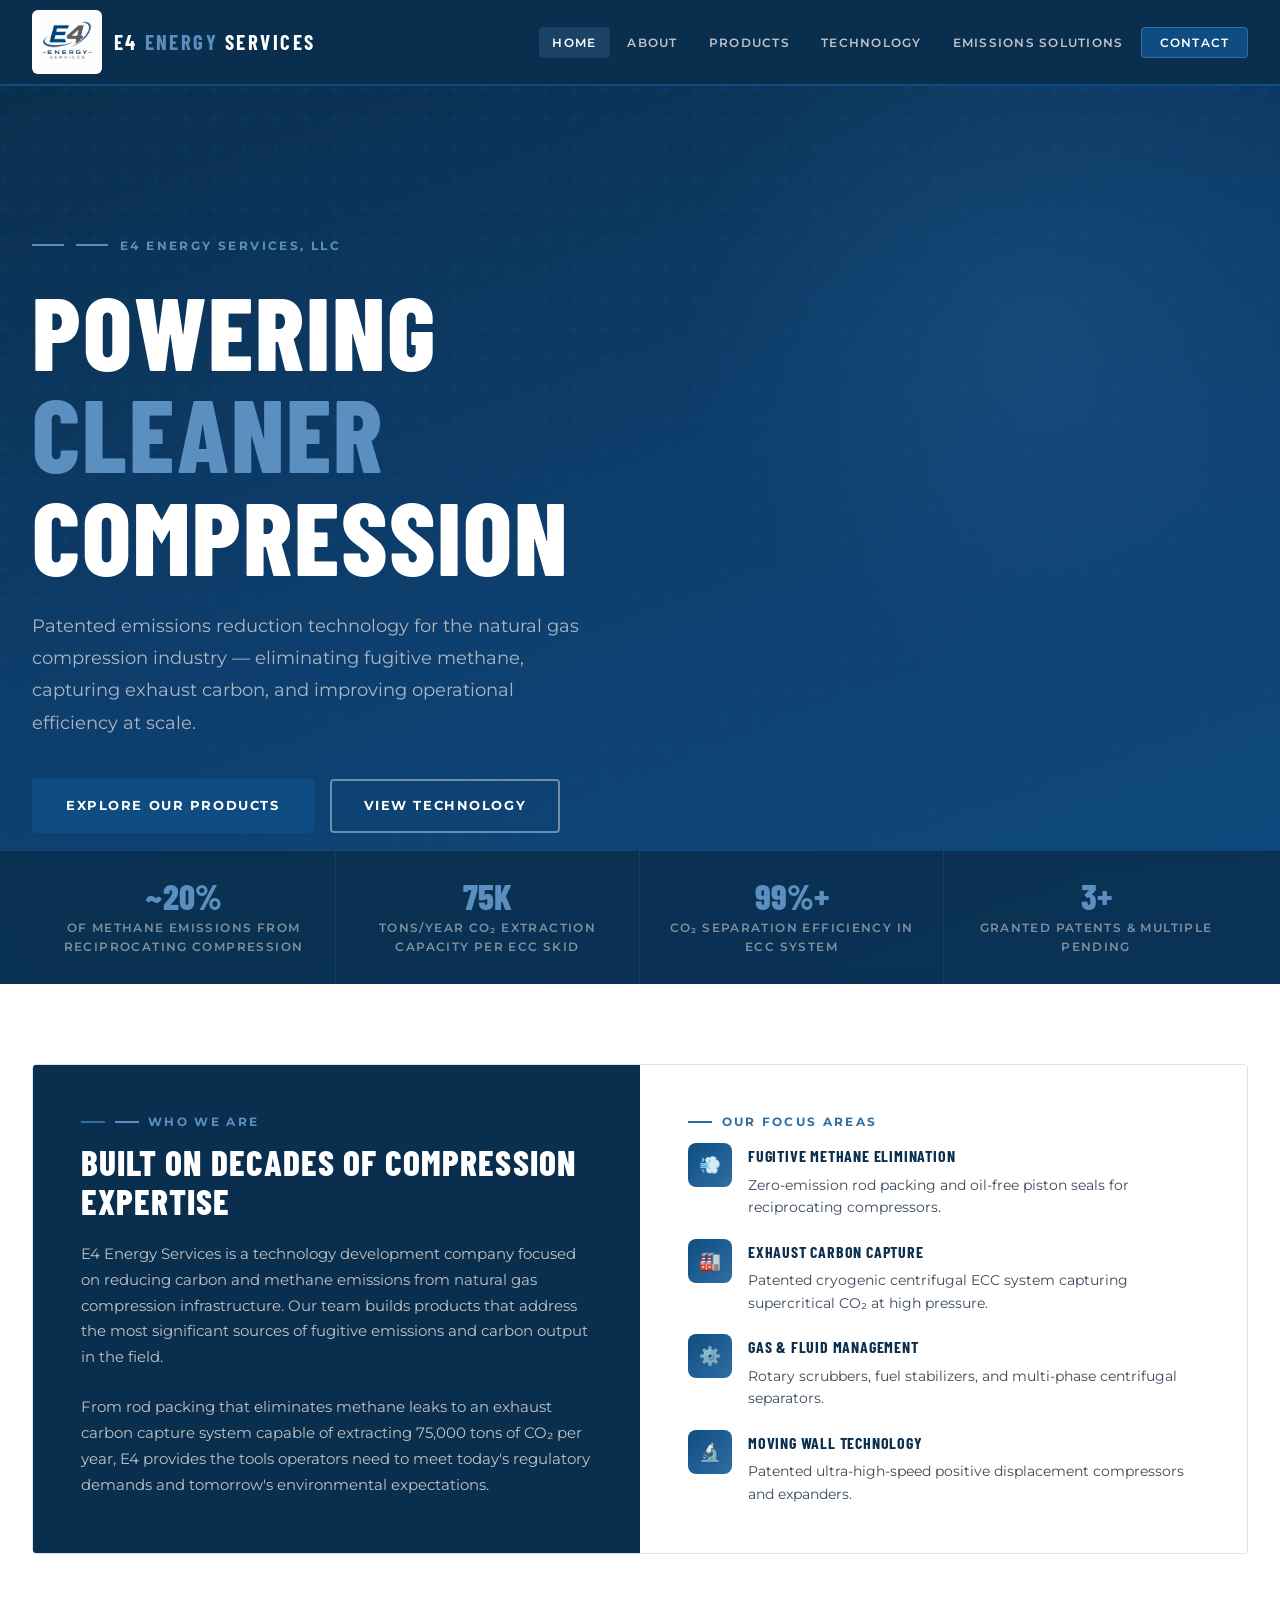
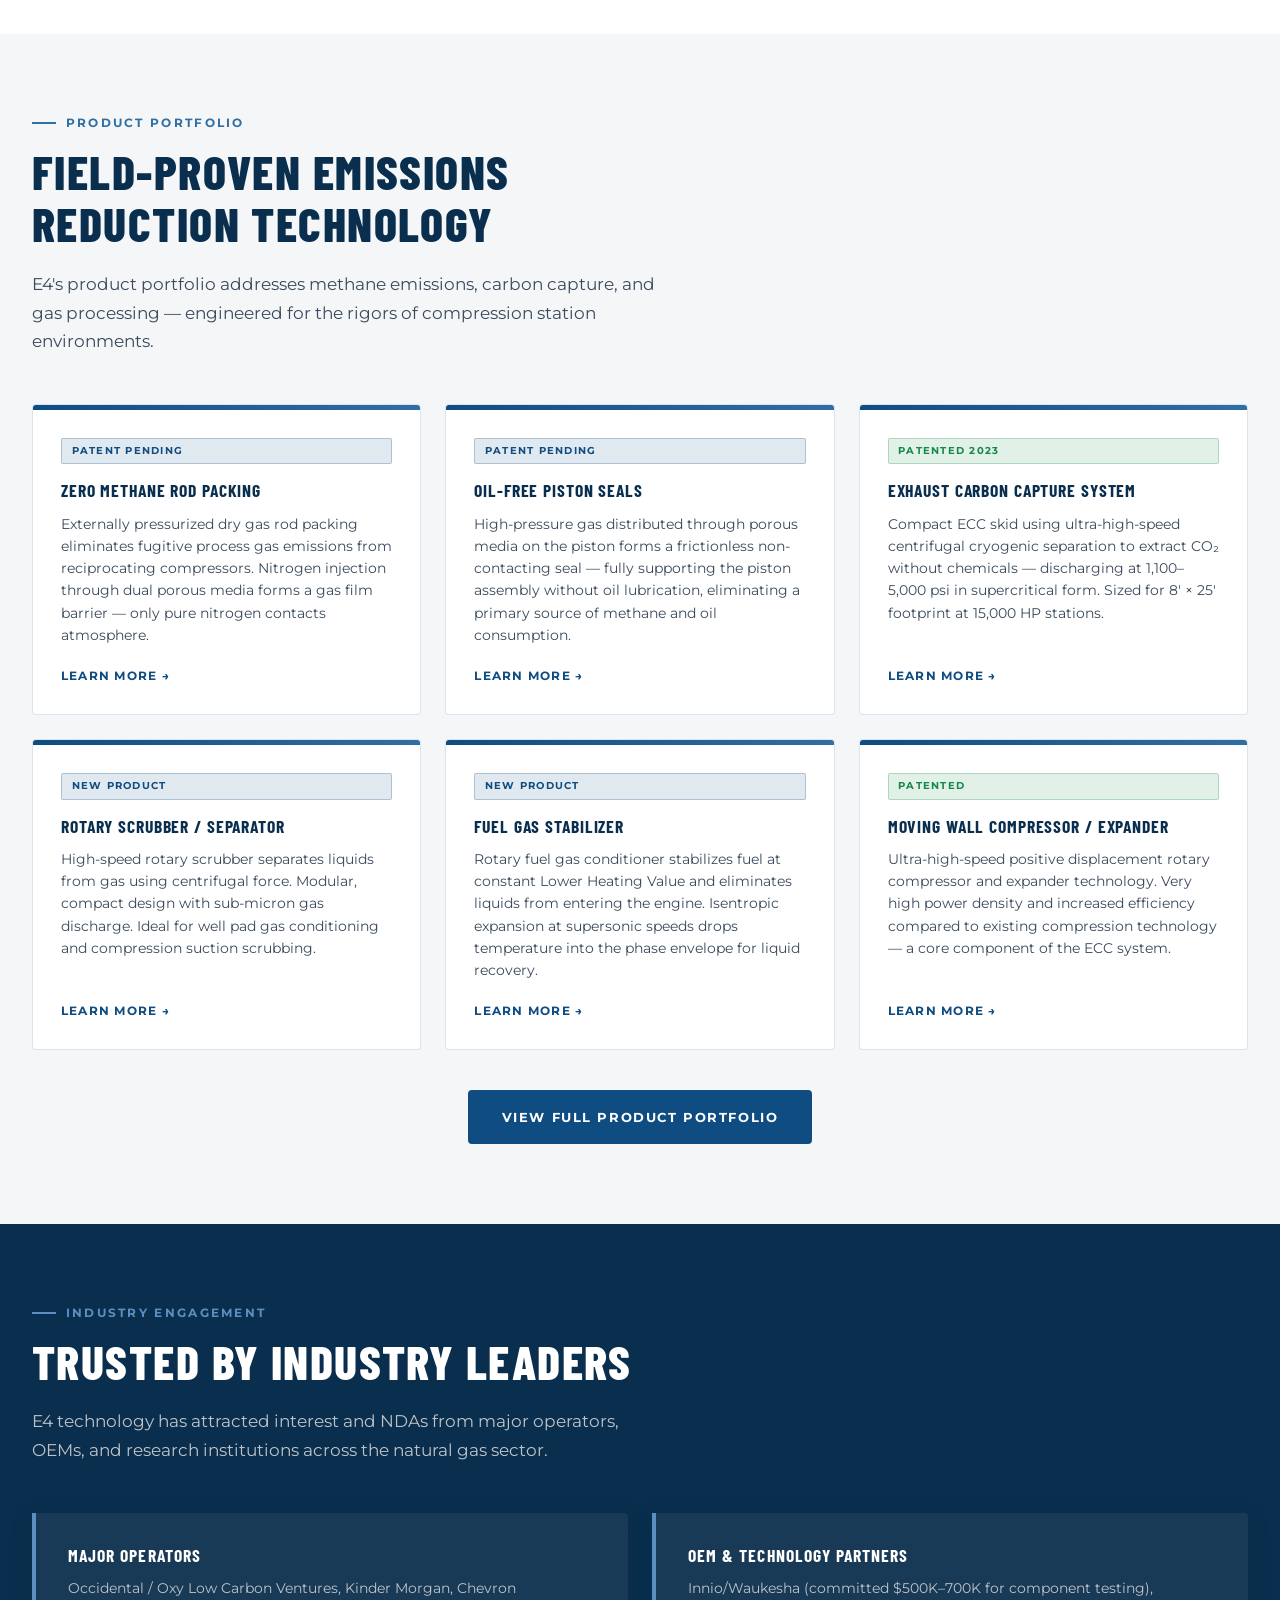
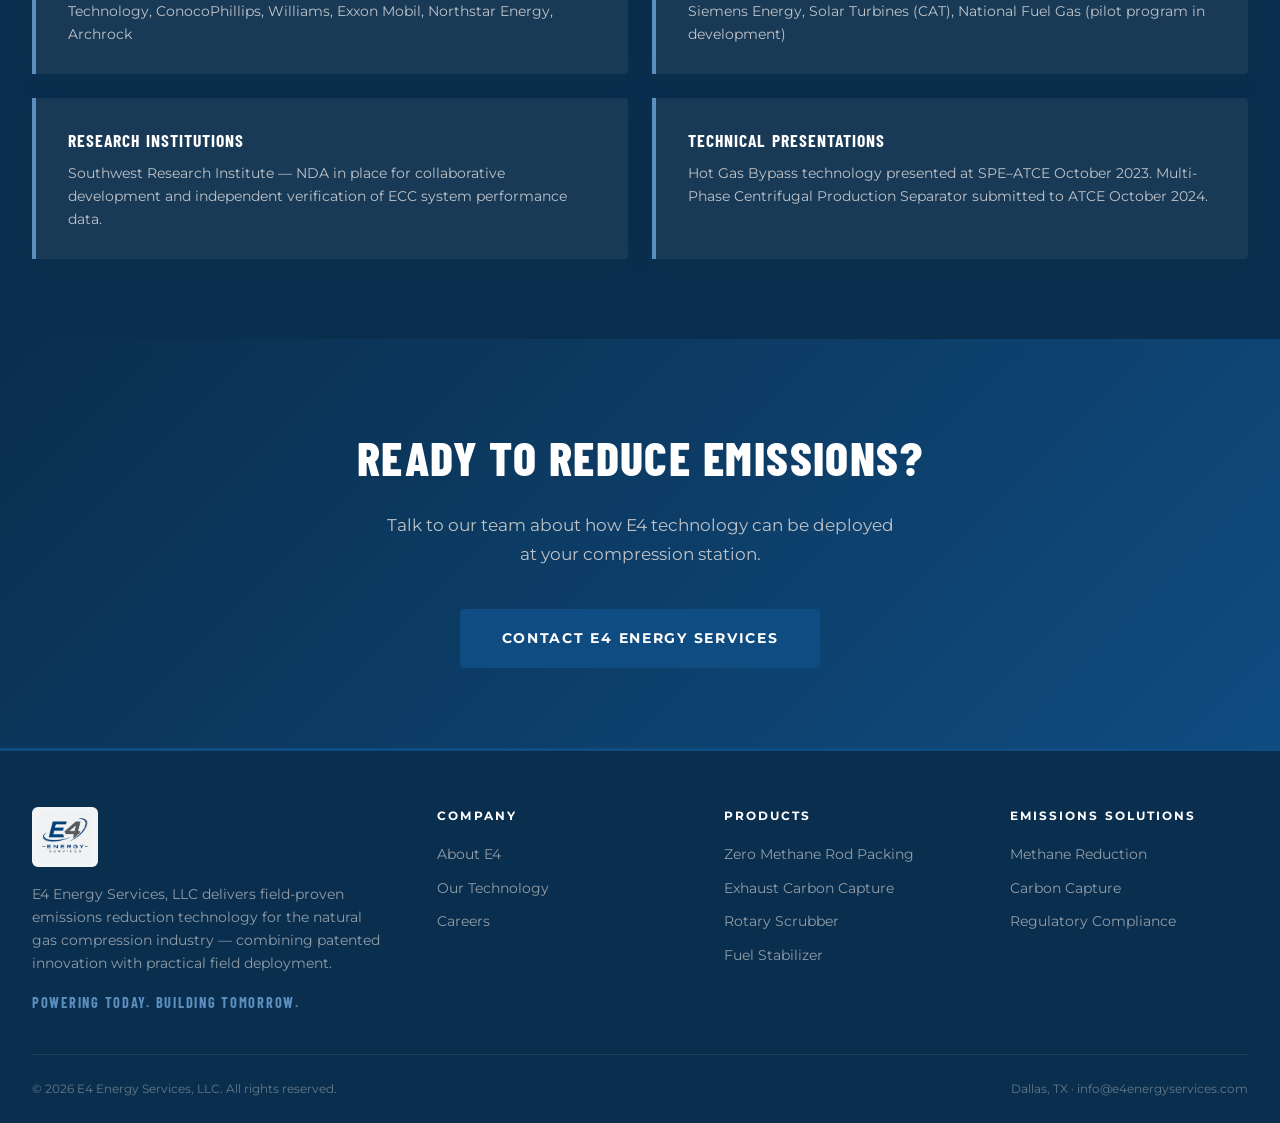
<file: index.html>
<!DOCTYPE html>
<html lang="en">
<head>
  <meta charset="UTF-8">
  <meta name="viewport" content="width=device-width, initial-scale=1.0">
  <title>E4 Energy Services, LLC — Powering Today. Building Tomorrow.</title>
  <meta name="description" content="E4 Energy Services delivers patented emissions reduction technology for the natural gas compression industry. Zero methane, carbon capture, rotary separation.">
  <link rel="stylesheet" href="style.css">
  <style>
    /* ---- HOME-SPECIFIC ---- */
    .hero-home {
      min-height: 100vh;
      background: linear-gradient(160deg, var(--dark-navy) 0%, #0d3d6b 45%, #0f4c81 100%);
      position: relative;
      overflow: hidden;
    }

    .hero-home::before {
      content: '';
      position: absolute;
      inset: 0;
      background: url("data:image/svg+xml,%3Csvg width='60' height='60' viewBox='0 0 60 60' xmlns='http://www.w3.org/2000/svg'%3E%3Cg fill='none' fill-rule='evenodd'%3E%3Cg fill='%230F4C81' fill-opacity='0.2'%3E%3Cpath d='M36 34v-4h-2v4h-4v2h4v4h2v-4h4v-2h-4zm0-30V0h-2v4h-4v2h4v4h2V6h4V4h-4zM6 34v-4H4v4H0v2h4v4h2v-4h4v-2H6zM6 4V0H4v4H0v2h4v4h2V6h4V4H6z'/%3E%3C/g%3E%3C/g%3E%3C/svg%3E");
    }

    .hero-home::after {
      content: '';
      position: absolute;
      right: -100px;
      top: -100px;
      width: 700px; height: 700px;
      background: radial-gradient(circle, rgba(47,111,163,0.25) 0%, transparent 70%);
      pointer-events: none;
    }

    .hero-home-inner {
      position: relative;
      z-index: 2;
      max-width: 1280px;
      margin: 0 auto;
      padding: 0 2rem;
      min-height: 100vh;
      display: flex;
      flex-direction: column;
      justify-content: center;
    }

    .hero-home h1 {
      font-family: var(--font-head);
      font-size: clamp(3.2rem, 8vw, 6.5rem);
      font-weight: 800;
      letter-spacing: 0.02em;
      color: var(--white);
      line-height: 1.0;
      text-transform: uppercase;
      margin-bottom: 1.5rem;
      animation: fadeUp 0.8s ease both;
    }

    .hero-home h1 .line-accent { color: var(--light-blue); }

    .hero-home .hero-desc {
      font-size: 1.15rem;
      color: rgba(191,195,199,0.9);
      max-width: 560px;
      line-height: 1.75;
      margin-bottom: 2.5rem;
      animation: fadeUp 0.8s 0.15s ease both;
    }

    .hero-btns {
      animation: fadeUp 0.8s 0.3s ease both;
    }

    .hero-stats {
      position: absolute;
      bottom: 0; left: 0; right: 0;
      background: rgba(10,46,77,0.85);
      backdrop-filter: blur(8px);
      border-top: 1px solid rgba(91,143,192,0.2);
    }

    .hero-stats-inner {
      max-width: 1280px;
      margin: 0 auto;
      padding: 0 2rem;
      display: grid;
      grid-template-columns: repeat(4, 1fr);
    }

    .hero-stat {
      padding: 1.75rem 1.5rem;
      border-right: 1px solid rgba(91,143,192,0.15);
      text-align: center;
    }
    .hero-stat:last-child { border-right: none; }

    .hero-stat-num {
      font-family: var(--font-head);
      font-size: 2.2rem;
      font-weight: 800;
      color: var(--light-blue);
      line-height: 1;
      margin-bottom: 0.3rem;
    }

    .hero-stat-label {
      font-size: 0.72rem;
      font-weight: 600;
      letter-spacing: 0.12em;
      text-transform: uppercase;
      color: rgba(191,195,199,0.65);
    }

    @keyframes fadeUp {
      from { opacity: 0; transform: translateY(24px); }
      to   { opacity: 1; transform: translateY(0); }
    }

    /* ---- INTRO ---- */
    .intro-grid {
      display: grid;
      grid-template-columns: 1fr 1fr;
      gap: 0;
      border: 1px solid var(--border);
      border-radius: var(--radius);
      overflow: hidden;
    }

    .intro-left {
      background: var(--dark-navy);
      color: var(--white);
      padding: 3rem;
    }
    .intro-right {
      background: var(--white);
      padding: 3rem;
    }

    /* ---- PRODUCT TEASERS ---- */
    .product-teaser-grid {
      display: grid;
      grid-template-columns: repeat(3, 1fr);
      gap: 1.5rem;
    }

    .product-teaser {
      background: var(--white);
      border: 1px solid var(--border);
      border-radius: var(--radius);
      overflow: hidden;
      transition: box-shadow var(--transition), transform var(--transition);
      display: flex;
      flex-direction: column;
    }

    .product-teaser:hover {
      box-shadow: var(--shadow-lg);
      transform: translateY(-4px);
    }

    .product-teaser-bar {
      height: 5px;
      background: linear-gradient(90deg, var(--navy), var(--mid-blue));
    }

    .product-teaser-body {
      padding: 1.75rem;
      flex: 1;
      display: flex;
      flex-direction: column;
    }

    .product-teaser h3 {
      font-family: var(--font-head);
      font-size: 1.1rem;
      font-weight: 700;
      letter-spacing: 0.05em;
      text-transform: uppercase;
      color: var(--dark-navy);
      margin-bottom: 0.5rem;
    }

    .product-teaser p {
      font-size: 0.87rem;
      color: var(--text-mid);
      line-height: 1.6;
      flex: 1;
    }

    .product-teaser-link {
      display: inline-flex;
      align-items: center;
      gap: 0.3rem;
      font-size: 0.78rem;
      font-weight: 700;
      letter-spacing: 0.1em;
      text-transform: uppercase;
      color: var(--navy);
      margin-top: 1.25rem;
      transition: gap var(--transition);
    }
    .product-teaser-link:hover { gap: 0.6rem; }

    /* ---- MARKET SECTION ---- */
    .market-cards {
      display: grid;
      grid-template-columns: repeat(2, 1fr);
      gap: 1.5rem;
    }

    .market-card {
      background: var(--white);
      border-left: 4px solid var(--navy);
      padding: 1.75rem 2rem;
      border-radius: 0 var(--radius) var(--radius) 0;
      box-shadow: var(--shadow);
    }

    .market-card h3 {
      font-family: var(--font-head);
      font-size: 1.1rem;
      font-weight: 700;
      letter-spacing: 0.06em;
      text-transform: uppercase;
      color: var(--dark-navy);
      margin-bottom: 0.5rem;
    }

    /* ---- CTA BANNER ---- */
    .cta-banner {
      background: linear-gradient(135deg, var(--dark-navy) 0%, var(--navy) 100%);
      padding: 5rem 2rem;
      text-align: center;
    }

    .cta-banner h2 {
      font-family: var(--font-head);
      font-size: clamp(2rem, 4vw, 3rem);
      font-weight: 800;
      letter-spacing: 0.03em;
      text-transform: uppercase;
      color: var(--white);
      margin-bottom: 1rem;
    }

    .cta-banner p {
      color: var(--light-gray);
      font-size: 1.05rem;
      max-width: 520px;
      margin: 0 auto 2.5rem;
      line-height: 1.7;
    }

    @media (max-width: 768px) {
      .hero-stats-inner { grid-template-columns: repeat(2, 1fr); }
      .product-teaser-grid { grid-template-columns: 1fr; }
      .market-cards { grid-template-columns: 1fr; }
      .intro-grid { grid-template-columns: 1fr; }
      .hero-home h1 { font-size: 3rem; }
    }
  </style>
</head>
<body>

<div id="nav-placeholder"></div>

<div class="page-content">

  <!-- HERO -->
  <section class="hero-home">
    <div class="hero-home-inner">
      <div class="hero-eyebrow" style="color: var(--light-blue); margin-bottom: 1.5rem; animation: fadeUp 0.6s ease both;">
        <span style="display:block;width:32px;height:2px;background:var(--light-blue);"></span>
        E4 Energy Services, LLC
      </div>
      <h1>
        Powering<br>
        <span class="line-accent">Cleaner</span><br>
        Compression
      </h1>
      <p class="hero-desc">
        Patented emissions reduction technology for the natural gas compression industry — eliminating fugitive methane, capturing exhaust carbon, and improving operational efficiency at scale.
      </p>
      <div class="btn-group hero-btns">
        <a href="products.html" class="btn btn-primary">Explore Our Products</a>
        <a href="technology.html" class="btn btn-outline">View Technology</a>
      </div>
    </div>
    <div class="hero-stats">
      <div class="hero-stats-inner">
        <div class="hero-stat">
          <div class="hero-stat-num">~20%</div>
          <div class="hero-stat-label">of methane emissions from reciprocating compression</div>
        </div>
        <div class="hero-stat">
          <div class="hero-stat-num">75K</div>
          <div class="hero-stat-label">Tons/Year CO₂ extraction capacity per ECC skid</div>
        </div>
        <div class="hero-stat">
          <div class="hero-stat-num">99%+</div>
          <div class="hero-stat-label">CO₂ separation efficiency in ECC system</div>
        </div>
        <div class="hero-stat">
          <div class="hero-stat-num">3+</div>
          <div class="hero-stat-label">Granted patents & multiple pending</div>
        </div>
      </div>
    </div>
  </section>

  <!-- INTRO -->
  <section class="section">
    <div class="section-inner">
      <div class="intro-grid">
        <div class="intro-left">
          <div class="section-label" style="color:var(--light-blue);">
            <span style="display:block;width:24px;height:2px;background:var(--light-blue);"></span>
            Who We Are
          </div>
          <h2 style="font-family:var(--font-head);font-size:2.2rem;font-weight:800;letter-spacing:0.03em;text-transform:uppercase;color:var(--white);line-height:1.1;margin-bottom:1.25rem;">
            Built on Decades of Compression Expertise
          </h2>
          <p style="color:var(--light-gray);line-height:1.7;margin-bottom:1.5rem;font-size:0.95rem;">
            E4 Energy Services is a technology development company focused on reducing carbon and methane emissions from natural gas compression infrastructure. Our team builds products that address the most significant sources of fugitive emissions and carbon output in the field.
          </p>
          <p style="color:var(--light-gray);line-height:1.7;font-size:0.95rem;">
            From rod packing that eliminates methane leaks to an exhaust carbon capture system capable of extracting 75,000 tons of CO₂ per year, E4 provides the tools operators need to meet today's regulatory demands and tomorrow's environmental expectations.
          </p>
        </div>
        <div class="intro-right">
          <div class="section-label">Our Focus Areas</div>
          <div style="display:flex;flex-direction:column;gap:1.25rem;margin-top:0.5rem;">
            <div style="display:flex;gap:1rem;align-items:flex-start;">
              <div class="card-icon" style="min-width:44px;height:44px;font-size:1.1rem;">💨</div>
              <div>
                <div style="font-family:var(--font-head);font-weight:700;letter-spacing:0.05em;text-transform:uppercase;color:var(--dark-navy);margin-bottom:0.3rem;">Fugitive Methane Elimination</div>
                <p style="font-size:0.88rem;color:var(--text-mid);line-height:1.6;">Zero-emission rod packing and oil-free piston seals for reciprocating compressors.</p>
              </div>
            </div>
            <div style="display:flex;gap:1rem;align-items:flex-start;">
              <div class="card-icon" style="min-width:44px;height:44px;font-size:1.1rem;">🏭</div>
              <div>
                <div style="font-family:var(--font-head);font-weight:700;letter-spacing:0.05em;text-transform:uppercase;color:var(--dark-navy);margin-bottom:0.3rem;">Exhaust Carbon Capture</div>
                <p style="font-size:0.88rem;color:var(--text-mid);line-height:1.6;">Patented cryogenic centrifugal ECC system capturing supercritical CO₂ at high pressure.</p>
              </div>
            </div>
            <div style="display:flex;gap:1rem;align-items:flex-start;">
              <div class="card-icon" style="min-width:44px;height:44px;font-size:1.1rem;">⚙️</div>
              <div>
                <div style="font-family:var(--font-head);font-weight:700;letter-spacing:0.05em;text-transform:uppercase;color:var(--dark-navy);margin-bottom:0.3rem;">Gas & Fluid Management</div>
                <p style="font-size:0.88rem;color:var(--text-mid);line-height:1.6;">Rotary scrubbers, fuel stabilizers, and multi-phase centrifugal separators.</p>
              </div>
            </div>
            <div style="display:flex;gap:1rem;align-items:flex-start;">
              <div class="card-icon" style="min-width:44px;height:44px;font-size:1.1rem;">🔬</div>
              <div>
                <div style="font-family:var(--font-head);font-weight:700;letter-spacing:0.05em;text-transform:uppercase;color:var(--dark-navy);margin-bottom:0.3rem;">Moving Wall Technology</div>
                <p style="font-size:0.88rem;color:var(--text-mid);line-height:1.6;">Patented ultra-high-speed positive displacement compressors and expanders.</p>
              </div>
            </div>
          </div>
        </div>
      </div>
    </div>
  </section>

  <!-- PRODUCTS OVERVIEW -->
  <section class="section section-alt">
    <div class="section-inner">
      <div class="section-label">Product Portfolio</div>
      <h2 class="section-title">Field-Proven Emissions<br>Reduction Technology</h2>
      <p class="section-subtitle">E4's product portfolio addresses methane emissions, carbon capture, and gas processing — engineered for the rigors of compression station environments.</p>

      <div class="product-teaser-grid">
        <div class="product-teaser">
          <div class="product-teaser-bar"></div>
          <div class="product-teaser-body">
            <span class="card-badge badge-patent">Patent Pending</span>
            <h3>Zero Methane Rod Packing</h3>
            <p>Externally pressurized dry gas rod packing eliminates fugitive process gas emissions from reciprocating compressors. Nitrogen injection through dual porous media forms a gas film barrier — only pure nitrogen contacts atmosphere.</p>
            <a href="products.html#rod-packing" class="product-teaser-link">Learn More →</a>
          </div>
        </div>
        <div class="product-teaser">
          <div class="product-teaser-bar"></div>
          <div class="product-teaser-body">
            <span class="card-badge badge-patent">Patent Pending</span>
            <h3>Oil-Free Piston Seals</h3>
            <p>High-pressure gas distributed through porous media on the piston forms a frictionless non-contacting seal — fully supporting the piston assembly without oil lubrication, eliminating a primary source of methane and oil consumption.</p>
            <a href="products.html#piston-seals" class="product-teaser-link">Learn More →</a>
          </div>
        </div>
        <div class="product-teaser">
          <div class="product-teaser-bar"></div>
          <div class="product-teaser-body">
            <span class="card-badge badge-granted">Patented 2023</span>
            <h3>Exhaust Carbon Capture System</h3>
            <p>Compact ECC skid using ultra-high-speed centrifugal cryogenic separation to extract CO₂ without chemicals — discharging at 1,100–5,000 psi in supercritical form. Sized for 8' × 25' footprint at 15,000 HP stations.</p>
            <a href="emissions.html#ecc" class="product-teaser-link">Learn More →</a>
          </div>
        </div>
        <div class="product-teaser">
          <div class="product-teaser-bar"></div>
          <div class="product-teaser-body">
            <span class="card-badge badge-patent">New Product</span>
            <h3>Rotary Scrubber / Separator</h3>
            <p>High-speed rotary scrubber separates liquids from gas using centrifugal force. Modular, compact design with sub-micron gas discharge. Ideal for well pad gas conditioning and compression suction scrubbing.</p>
            <a href="products.html#rotary" class="product-teaser-link">Learn More →</a>
          </div>
        </div>
        <div class="product-teaser">
          <div class="product-teaser-bar"></div>
          <div class="product-teaser-body">
            <span class="card-badge badge-patent">New Product</span>
            <h3>Fuel Gas Stabilizer</h3>
            <p>Rotary fuel gas conditioner stabilizes fuel at constant Lower Heating Value and eliminates liquids from entering the engine. Isentropic expansion at supersonic speeds drops temperature into the phase envelope for liquid recovery.</p>
            <a href="products.html#fuel" class="product-teaser-link">Learn More →</a>
          </div>
        </div>
        <div class="product-teaser">
          <div class="product-teaser-bar"></div>
          <div class="product-teaser-body">
            <span class="card-badge badge-granted">Patented</span>
            <h3>Moving Wall Compressor / Expander</h3>
            <p>Ultra-high-speed positive displacement rotary compressor and expander technology. Very high power density and increased efficiency compared to existing compression technology — a core component of the ECC system.</p>
            <a href="technology.html#moving-wall" class="product-teaser-link">Learn More →</a>
          </div>
        </div>
      </div>

      <div style="text-align:center;margin-top:2.5rem;">
        <a href="products.html" class="btn btn-primary">View Full Product Portfolio</a>
      </div>
    </div>
  </section>

  <!-- INDUSTRY ENGAGEMENT -->
  <section class="section section-dark">
    <div class="section-inner">
      <div class="section-label">Industry Engagement</div>
      <h2 class="section-title">Trusted by Industry Leaders</h2>
      <p class="section-subtitle">E4 technology has attracted interest and NDAs from major operators, OEMs, and research institutions across the natural gas sector.</p>

      <div class="market-cards">
        <div class="market-card" style="background:rgba(255,255,255,0.06);border-color:var(--mid-blue);border-left-color:var(--light-blue);">
          <h3 style="color:var(--white);">Major Operators</h3>
          <p style="font-size:0.87rem;color:var(--light-gray);line-height:1.65;">Occidental / Oxy Low Carbon Ventures, Kinder Morgan, Chevron Technology, ConocoPhillips, Williams, Exxon Mobil, Northstar Energy, Archrock</p>
        </div>
        <div class="market-card" style="background:rgba(255,255,255,0.06);border-color:var(--mid-blue);border-left-color:var(--light-blue);">
          <h3 style="color:var(--white);">OEM &amp; Technology Partners</h3>
          <p style="font-size:0.87rem;color:var(--light-gray);line-height:1.65;">Innio/Waukesha (committed $500K–700K for component testing), Siemens Energy, Solar Turbines (CAT), National Fuel Gas (pilot program in development)</p>
        </div>
        <div class="market-card" style="background:rgba(255,255,255,0.06);border-color:var(--mid-blue);border-left-color:var(--light-blue);">
          <h3 style="color:var(--white);">Research Institutions</h3>
          <p style="font-size:0.87rem;color:var(--light-gray);line-height:1.65;">Southwest Research Institute — NDA in place for collaborative development and independent verification of ECC system performance data.</p>
        </div>
        <div class="market-card" style="background:rgba(255,255,255,0.06);border-color:var(--mid-blue);border-left-color:var(--light-blue);">
          <h3 style="color:var(--white);">Technical Presentations</h3>
          <p style="font-size:0.87rem;color:var(--light-gray);line-height:1.65;">Hot Gas Bypass technology presented at SPE–ATCE October 2023. Multi-Phase Centrifugal Production Separator submitted to ATCE October 2024.</p>
        </div>
      </div>
    </div>
  </section>

  <!-- CTA BANNER -->
  <div class="cta-banner">
    <h2>Ready to Reduce Emissions?</h2>
    <p>Talk to our team about how E4 technology can be deployed at your compression station.</p>
    <a href="contact.html" class="btn btn-primary" style="font-size:0.9rem;padding:1rem 2.5rem;">Contact E4 Energy Services</a>
  </div>

</div>

<div id="footer-placeholder"></div>
<script src="nav.js"></script>
</body>
</html>
</file>
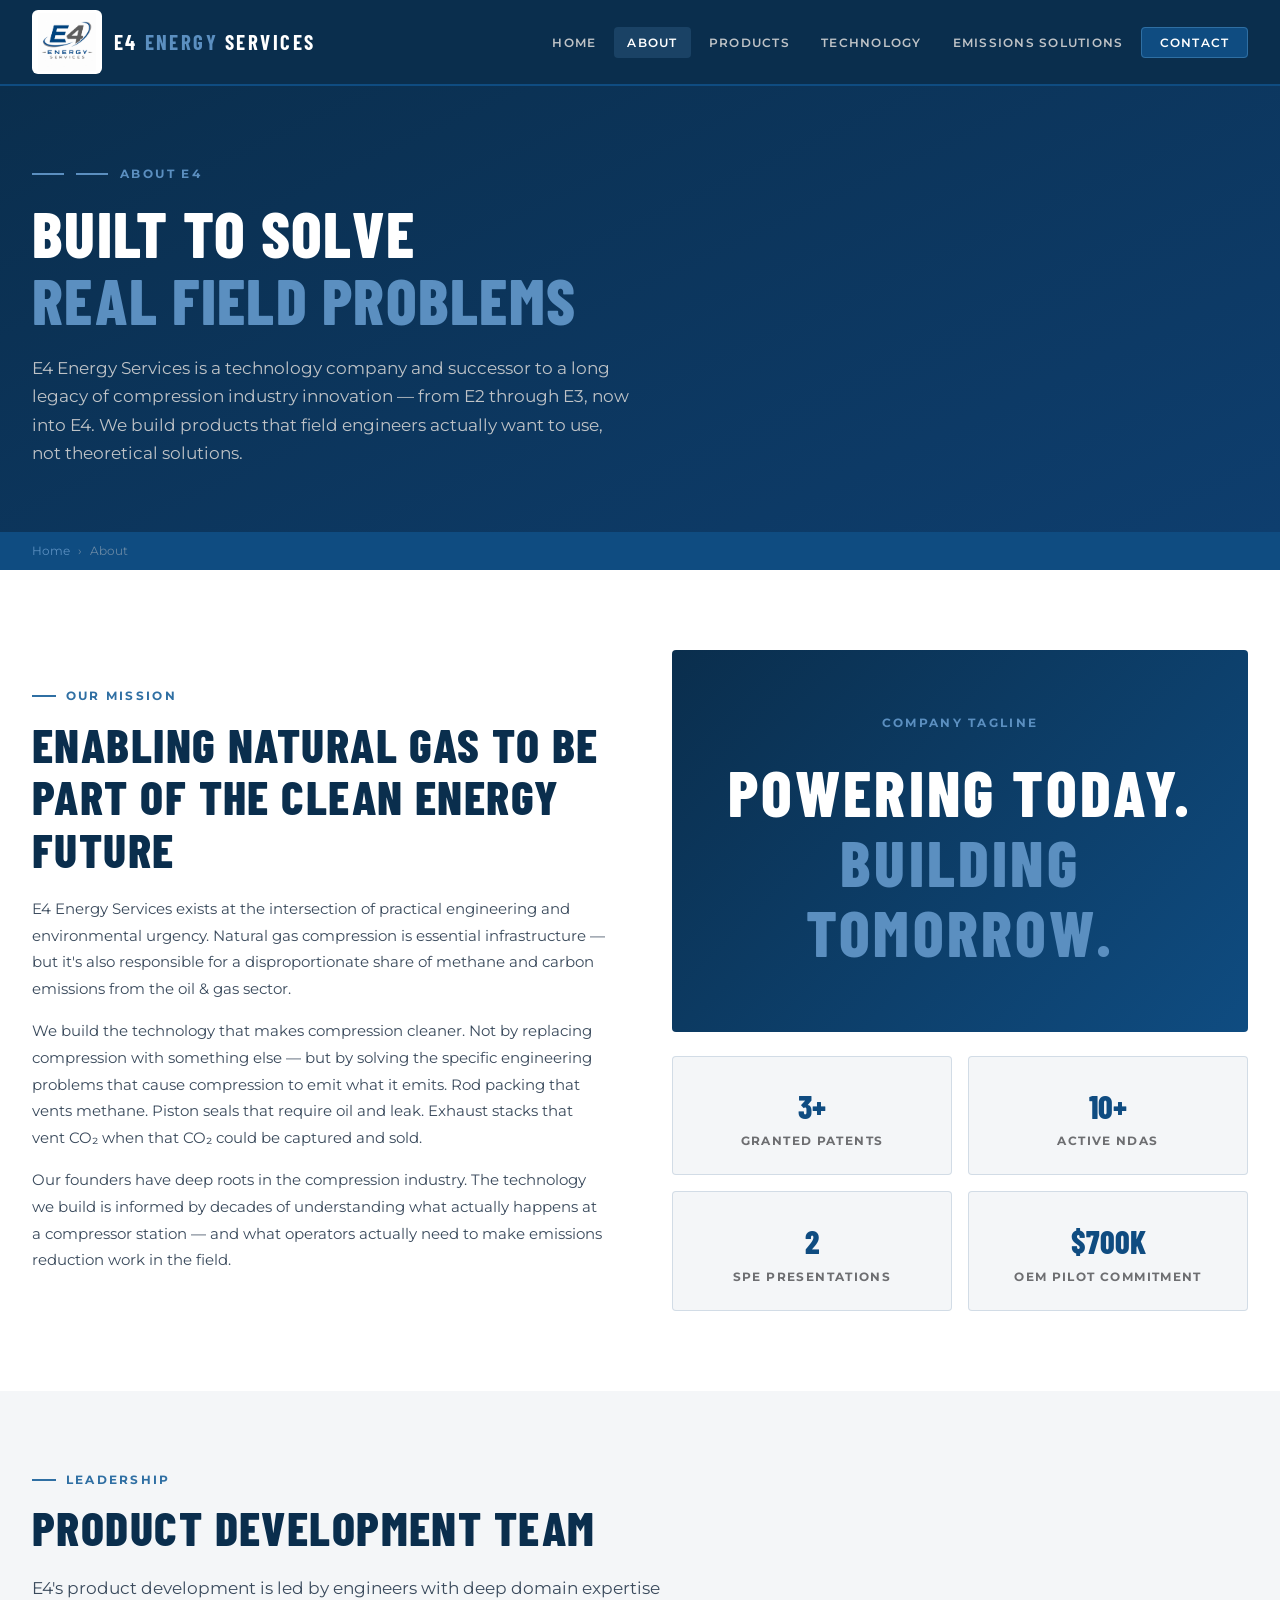
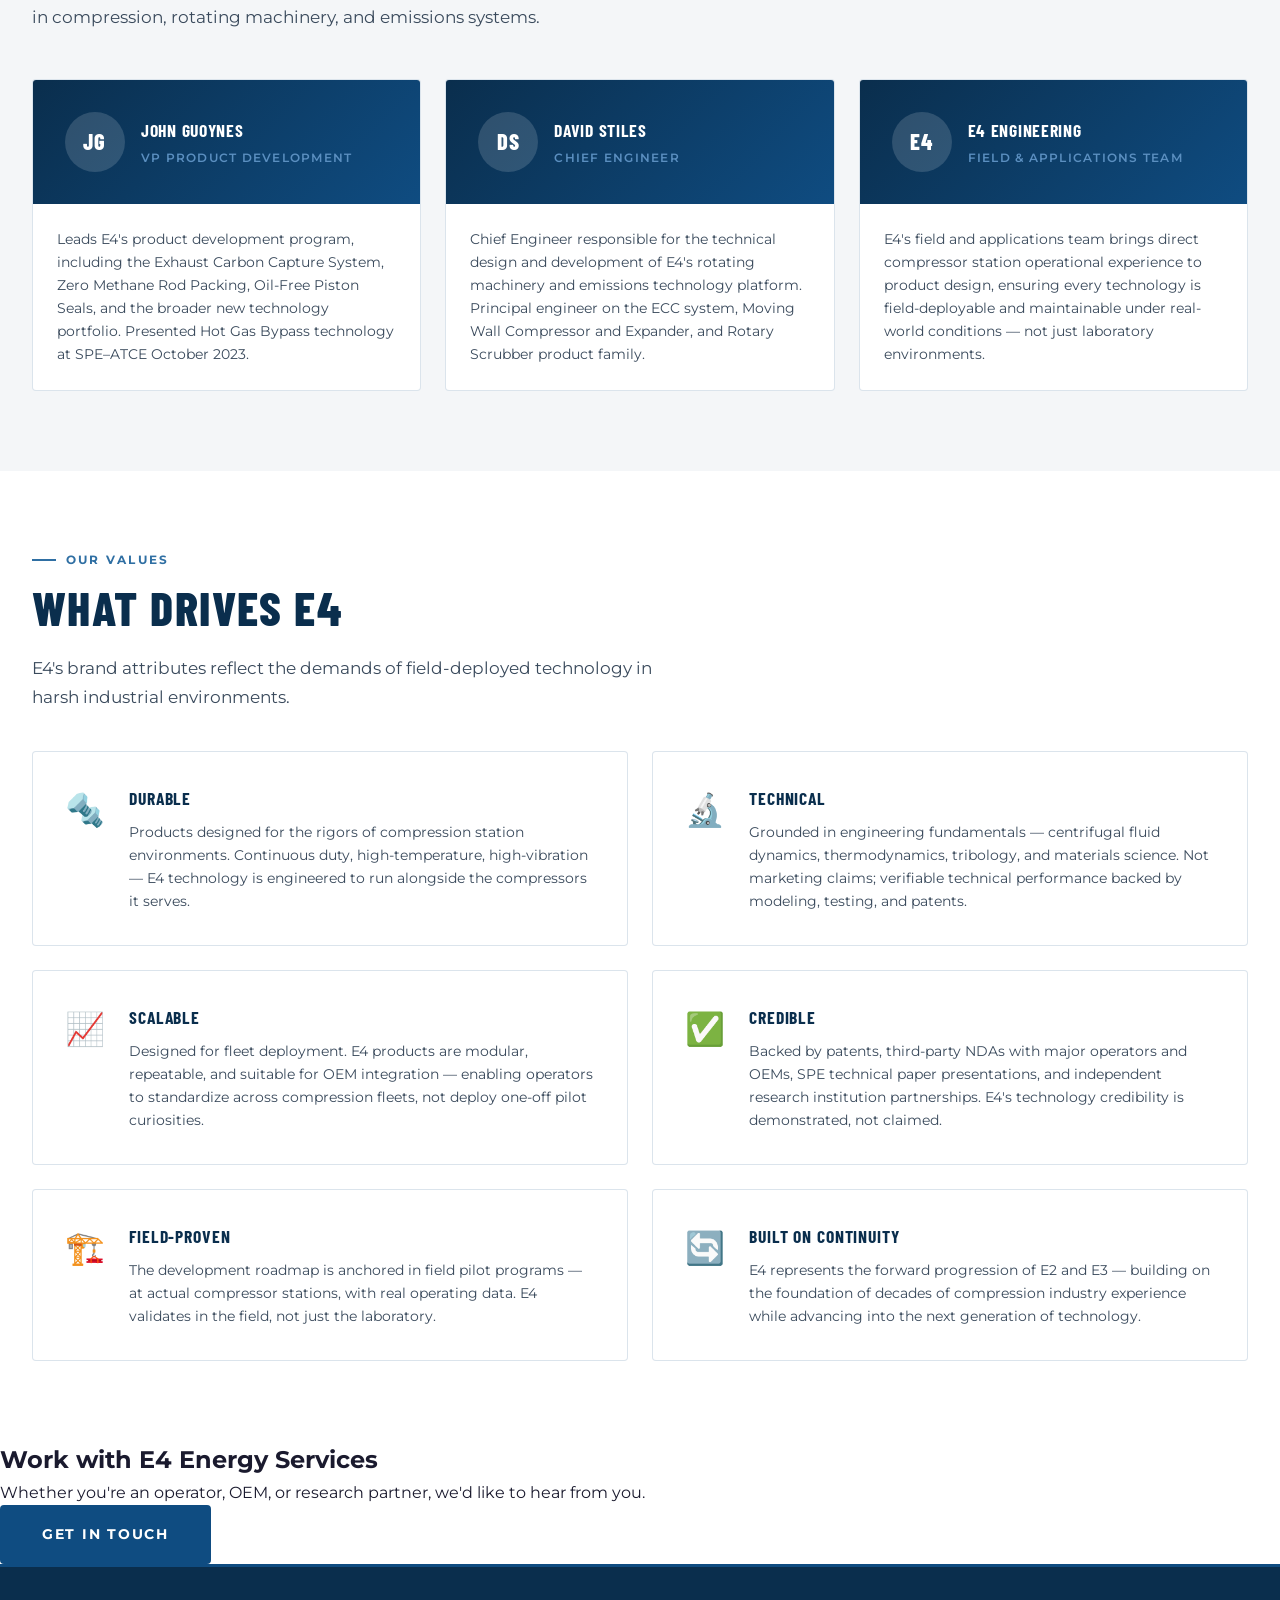
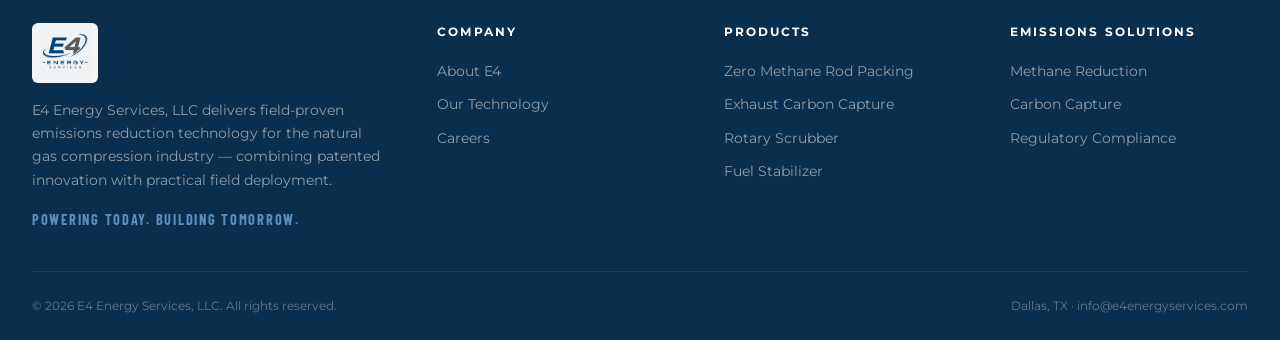
<file: about.html>
<!DOCTYPE html>
<html lang="en">
<head>
  <meta charset="UTF-8">
  <meta name="viewport" content="width=device-width, initial-scale=1.0">
  <title>About — E4 Energy Services, LLC</title>
  <link rel="stylesheet" href="style.css">
  <style>
    .about-hero {
      background: linear-gradient(155deg, var(--dark-navy) 0%, #0e3e6e 100%);
      padding: 5rem 2rem 4rem;
    }

    .team-grid {
      display: grid;
      grid-template-columns: repeat(3, 1fr);
      gap: 1.5rem;
    }

    .team-card {
      background: var(--white);
      border: 1px solid var(--border);
      border-radius: var(--radius);
      overflow: hidden;
      transition: box-shadow var(--transition);
    }
    .team-card:hover { box-shadow: var(--shadow); }

    .team-card-header {
      background: linear-gradient(135deg, var(--dark-navy), var(--navy));
      padding: 2rem;
      display: flex;
      align-items: center;
      gap: 1rem;
    }

    .team-avatar {
      width: 60px; height: 60px;
      background: rgba(255,255,255,0.15);
      border-radius: 50%;
      display: flex;
      align-items: center;
      justify-content: center;
      font-family: var(--font-head);
      font-size: 1.4rem;
      font-weight: 800;
      color: var(--white);
      letter-spacing: 0.05em;
      flex-shrink: 0;
    }

    .team-title-block h3 {
      font-family: var(--font-head);
      font-size: 1.1rem;
      font-weight: 700;
      letter-spacing: 0.04em;
      text-transform: uppercase;
      color: var(--white);
      margin-bottom: 0.25rem;
    }

    .team-role {
      font-size: 0.78rem;
      font-weight: 600;
      letter-spacing: 0.1em;
      text-transform: uppercase;
      color: var(--light-blue);
    }

    .team-card-body {
      padding: 1.5rem;
    }
    .team-card-body p {
      font-size: 0.87rem;
      color: var(--text-mid);
      line-height: 1.65;
    }

    /* Values */
    .values-grid {
      display: grid;
      grid-template-columns: repeat(2, 1fr);
      gap: 1.5rem;
    }

    .value-card {
      padding: 2rem;
      background: var(--white);
      border: 1px solid var(--border);
      border-radius: var(--radius);
      display: flex;
      gap: 1.25rem;
      align-items: flex-start;
    }

    .value-icon {
      font-size: 2rem;
      min-width: 44px;
    }

    .value-card h3 {
      font-family: var(--font-head);
      font-size: 1.1rem;
      font-weight: 700;
      letter-spacing: 0.05em;
      text-transform: uppercase;
      color: var(--dark-navy);
      margin-bottom: 0.5rem;
    }
    .value-card p {
      font-size: 0.88rem;
      color: var(--text-mid);
      line-height: 1.65;
    }

    /* Tagline feature */
    .tagline-feature {
      background: linear-gradient(135deg, var(--dark-navy) 0%, var(--navy) 100%);
      border-radius: var(--radius);
      padding: 4rem 3rem;
      text-align: center;
    }
    .tagline-feature .tline {
      font-family: var(--font-head);
      font-size: clamp(2.5rem, 5vw, 4rem);
      font-weight: 800;
      letter-spacing: 0.05em;
      text-transform: uppercase;
      color: var(--white);
      line-height: 1.1;
    }
    .tagline-feature .tline span { color: var(--light-blue); }

    @media (max-width: 768px) {
      .team-grid { grid-template-columns: 1fr; }
      .values-grid { grid-template-columns: 1fr; }
    }
  </style>
</head>
<body>
<div id="nav-placeholder"></div>
<div class="page-content">

  <section class="about-hero">
    <div class="section-inner">
      <div class="hero-eyebrow" style="color:var(--light-blue);margin-bottom:1rem;">
        <span style="display:block;width:32px;height:2px;background:var(--light-blue);"></span>
        About E4
      </div>
      <h1 style="font-family:var(--font-head);font-size:clamp(2.5rem,5vw,4rem);font-weight:800;text-transform:uppercase;color:var(--white);letter-spacing:0.02em;line-height:1.05;margin-bottom:1.25rem;">
        Built to Solve<br>
        <span style="color:var(--light-blue);">Real Field Problems</span>
      </h1>
      <p style="color:var(--light-gray);font-size:1.05rem;max-width:600px;line-height:1.7;">
        E4 Energy Services is a technology company and successor to a long legacy of compression industry innovation — from E2 through E3, now into E4. We build products that field engineers actually want to use, not theoretical solutions.
      </p>
    </div>
  </section>

  <div class="breadcrumb">
    <div class="breadcrumb-inner">
      <a href="index.html">Home</a><span>›</span>
      <span>About</span>
    </div>
  </div>

  <!-- MISSION -->
  <section class="section">
    <div class="section-inner">
      <div class="two-col">
        <div>
          <div class="section-label">Our Mission</div>
          <h2 class="section-title">Enabling Natural Gas to Be Part of the Clean Energy Future</h2>
          <p style="font-size:0.95rem;color:var(--text-mid);line-height:1.75;margin-bottom:1rem;">
            E4 Energy Services exists at the intersection of practical engineering and environmental urgency. Natural gas compression is essential infrastructure — but it's also responsible for a disproportionate share of methane and carbon emissions from the oil &amp; gas sector.
          </p>
          <p style="font-size:0.95rem;color:var(--text-mid);line-height:1.75;margin-bottom:1rem;">
            We build the technology that makes compression cleaner. Not by replacing compression with something else — but by solving the specific engineering problems that cause compression to emit what it emits. Rod packing that vents methane. Piston seals that require oil and leak. Exhaust stacks that vent CO₂ when that CO₂ could be captured and sold.
          </p>
          <p style="font-size:0.95rem;color:var(--text-mid);line-height:1.75;">
            Our founders have deep roots in the compression industry. The technology we build is informed by decades of understanding what actually happens at a compressor station — and what operators actually need to make emissions reduction work in the field.
          </p>
        </div>
        <div>
          <div class="tagline-feature">
            <p style="font-size:0.72rem;font-weight:700;letter-spacing:0.2em;text-transform:uppercase;color:var(--light-blue);margin-bottom:1.5rem;">Company Tagline</p>
            <div class="tline">Powering Today.<br><span>Building Tomorrow.</span></div>
          </div>
          <div style="margin-top:1.5rem;display:grid;grid-template-columns:1fr 1fr;gap:1rem;">
            <div style="padding:1.5rem;background:var(--off-white);border:1px solid var(--border);border-radius:var(--radius);text-align:center;">
              <div style="font-family:var(--font-head);font-size:2rem;font-weight:800;color:var(--navy);">3+</div>
              <div style="font-size:0.72rem;font-weight:700;letter-spacing:0.12em;text-transform:uppercase;color:var(--steel);">Granted Patents</div>
            </div>
            <div style="padding:1.5rem;background:var(--off-white);border:1px solid var(--border);border-radius:var(--radius);text-align:center;">
              <div style="font-family:var(--font-head);font-size:2rem;font-weight:800;color:var(--navy);">10+</div>
              <div style="font-size:0.72rem;font-weight:700;letter-spacing:0.12em;text-transform:uppercase;color:var(--steel);">Active NDAs</div>
            </div>
            <div style="padding:1.5rem;background:var(--off-white);border:1px solid var(--border);border-radius:var(--radius);text-align:center;">
              <div style="font-family:var(--font-head);font-size:2rem;font-weight:800;color:var(--navy);">2</div>
              <div style="font-size:0.72rem;font-weight:700;letter-spacing:0.12em;text-transform:uppercase;color:var(--steel);">SPE Presentations</div>
            </div>
            <div style="padding:1.5rem;background:var(--off-white);border:1px solid var(--border);border-radius:var(--radius);text-align:center;">
              <div style="font-family:var(--font-head);font-size:2rem;font-weight:800;color:var(--navy);">$700K</div>
              <div style="font-size:0.72rem;font-weight:700;letter-spacing:0.12em;text-transform:uppercase;color:var(--steel);">OEM Pilot Commitment</div>
            </div>
          </div>
        </div>
      </div>
    </div>
  </section>

  <!-- TEAM -->
  <section class="section section-alt">
    <div class="section-inner">
      <div class="section-label">Leadership</div>
      <h2 class="section-title">Product Development Team</h2>
      <p class="section-subtitle">E4's product development is led by engineers with deep domain expertise in compression, rotating machinery, and emissions systems.</p>

      <div class="team-grid">
        <div class="team-card">
          <div class="team-card-header">
            <div class="team-avatar">JG</div>
            <div class="team-title-block">
              <h3>John Guoynes</h3>
              <div class="team-role">VP Product Development</div>
            </div>
          </div>
          <div class="team-card-body">
            <p>Leads E4's product development program, including the Exhaust Carbon Capture System, Zero Methane Rod Packing, Oil-Free Piston Seals, and the broader new technology portfolio. Presented Hot Gas Bypass technology at SPE–ATCE October 2023.</p>
          </div>
        </div>
        <div class="team-card">
          <div class="team-card-header">
            <div class="team-avatar">DS</div>
            <div class="team-title-block">
              <h3>David Stiles</h3>
              <div class="team-role">Chief Engineer</div>
            </div>
          </div>
          <div class="team-card-body">
            <p>Chief Engineer responsible for the technical design and development of E4's rotating machinery and emissions technology platform. Principal engineer on the ECC system, Moving Wall Compressor and Expander, and Rotary Scrubber product family.</p>
          </div>
        </div>
        <div class="team-card">
          <div class="team-card-header">
            <div class="team-avatar">E4</div>
            <div class="team-title-block">
              <h3>E4 Engineering</h3>
              <div class="team-role">Field & Applications Team</div>
            </div>
          </div>
          <div class="team-card-body">
            <p>E4's field and applications team brings direct compressor station operational experience to product design, ensuring every technology is field-deployable and maintainable under real-world conditions — not just laboratory environments.</p>
          </div>
        </div>
      </div>
    </div>
  </section>

  <!-- VALUES -->
  <section class="section">
    <div class="section-inner">
      <div class="section-label">Our Values</div>
      <h2 class="section-title">What Drives E4</h2>
      <p class="section-subtitle" style="margin-bottom:2.5rem;">E4's brand attributes reflect the demands of field-deployed technology in harsh industrial environments.</p>

      <div class="values-grid">
        <div class="value-card">
          <div class="value-icon">🔩</div>
          <div>
            <h3>Durable</h3>
            <p>Products designed for the rigors of compression station environments. Continuous duty, high-temperature, high-vibration — E4 technology is engineered to run alongside the compressors it serves.</p>
          </div>
        </div>
        <div class="value-card">
          <div class="value-icon">🔬</div>
          <div>
            <h3>Technical</h3>
            <p>Grounded in engineering fundamentals — centrifugal fluid dynamics, thermodynamics, tribology, and materials science. Not marketing claims; verifiable technical performance backed by modeling, testing, and patents.</p>
          </div>
        </div>
        <div class="value-card">
          <div class="value-icon">📈</div>
          <div>
            <h3>Scalable</h3>
            <p>Designed for fleet deployment. E4 products are modular, repeatable, and suitable for OEM integration — enabling operators to standardize across compression fleets, not deploy one-off pilot curiosities.</p>
          </div>
        </div>
        <div class="value-card">
          <div class="value-icon">✅</div>
          <div>
            <h3>Credible</h3>
            <p>Backed by patents, third-party NDAs with major operators and OEMs, SPE technical paper presentations, and independent research institution partnerships. E4's technology credibility is demonstrated, not claimed.</p>
          </div>
        </div>
        <div class="value-card">
          <div class="value-icon">🏗️</div>
          <div>
            <h3>Field-Proven</h3>
            <p>The development roadmap is anchored in field pilot programs — at actual compressor stations, with real operating data. E4 validates in the field, not just the laboratory.</p>
          </div>
        </div>
        <div class="value-card">
          <div class="value-icon">🔄</div>
          <div>
            <h3>Built on Continuity</h3>
            <p>E4 represents the forward progression of E2 and E3 — building on the foundation of decades of compression industry experience while advancing into the next generation of technology.</p>
          </div>
        </div>
      </div>
    </div>
  </section>

  <div class="cta-banner">
    <h2>Work with E4 Energy Services</h2>
    <p>Whether you're an operator, OEM, or research partner, we'd like to hear from you.</p>
    <a href="contact.html" class="btn btn-primary" style="font-size:0.9rem;padding:1rem 2.5rem;">Get in Touch</a>
  </div>

</div>
<div id="footer-placeholder"></div>
<script src="nav.js"></script>
</body>
</html>
</file>
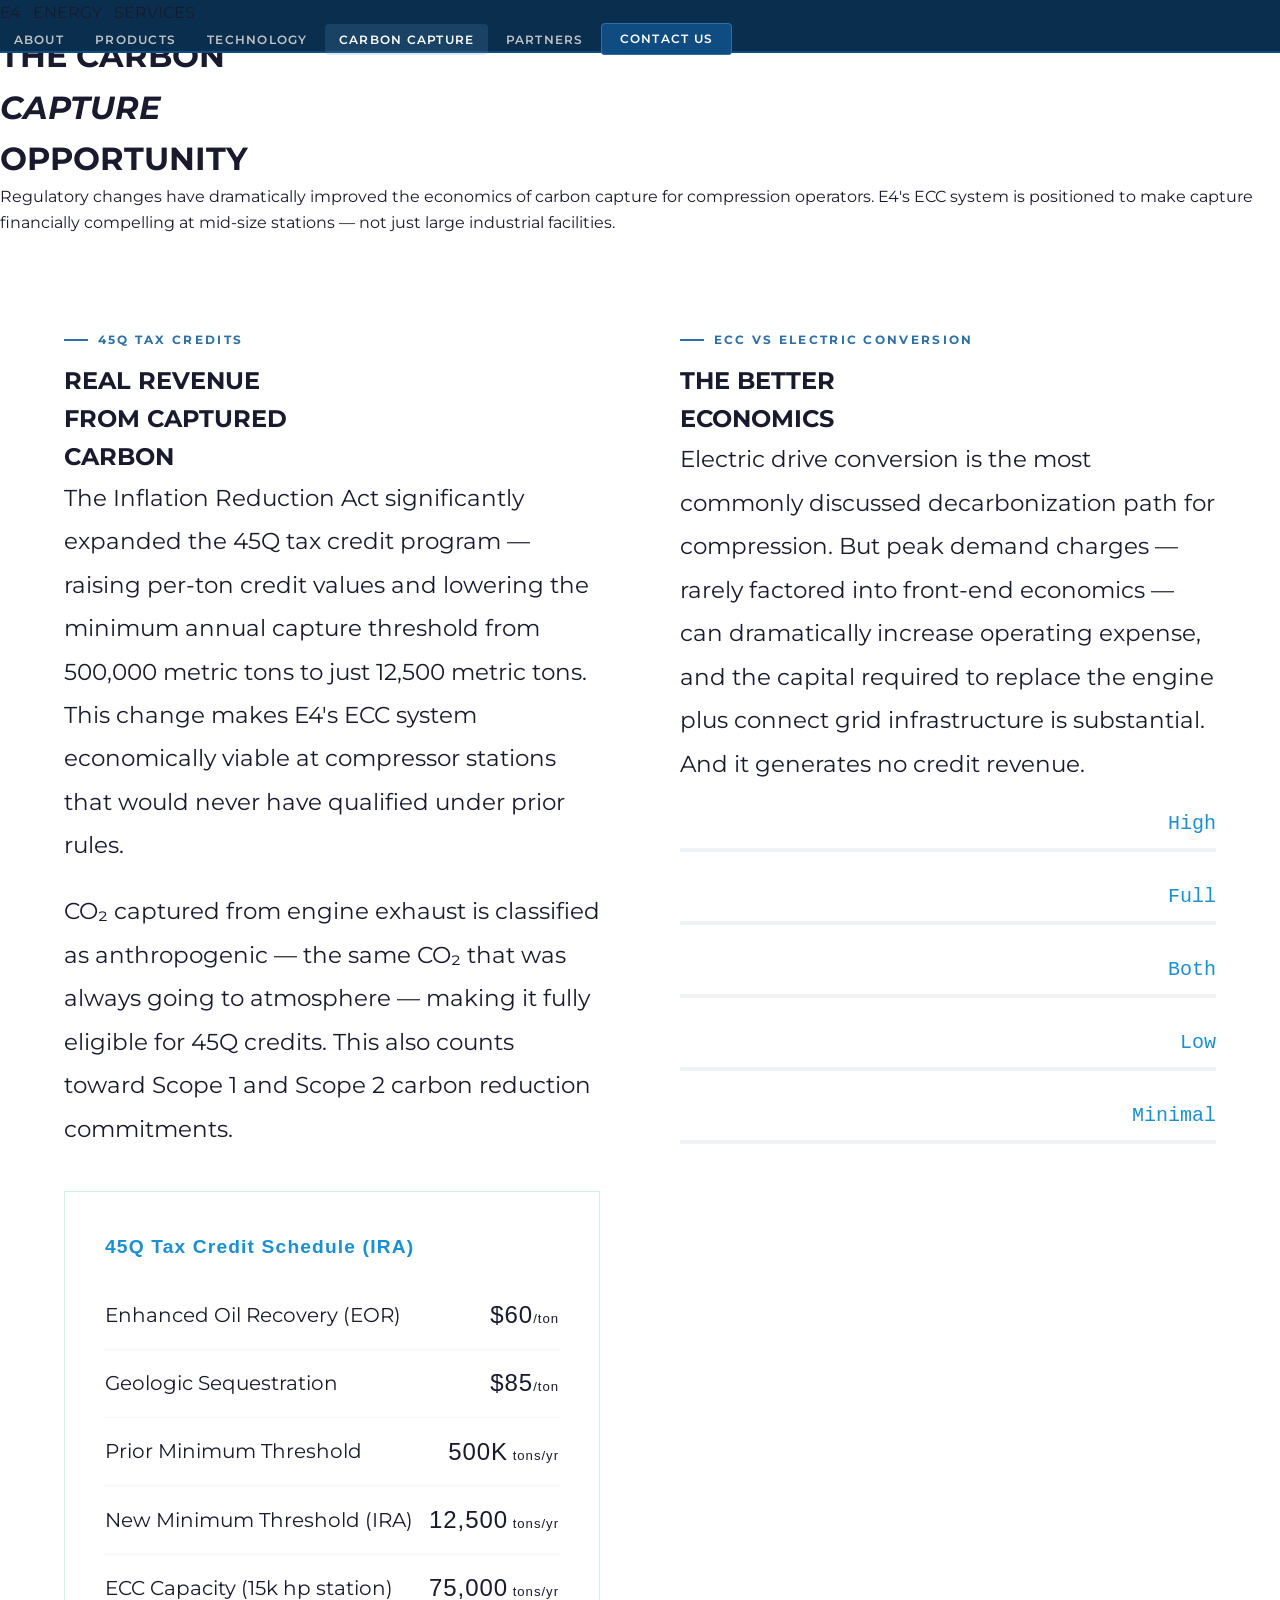
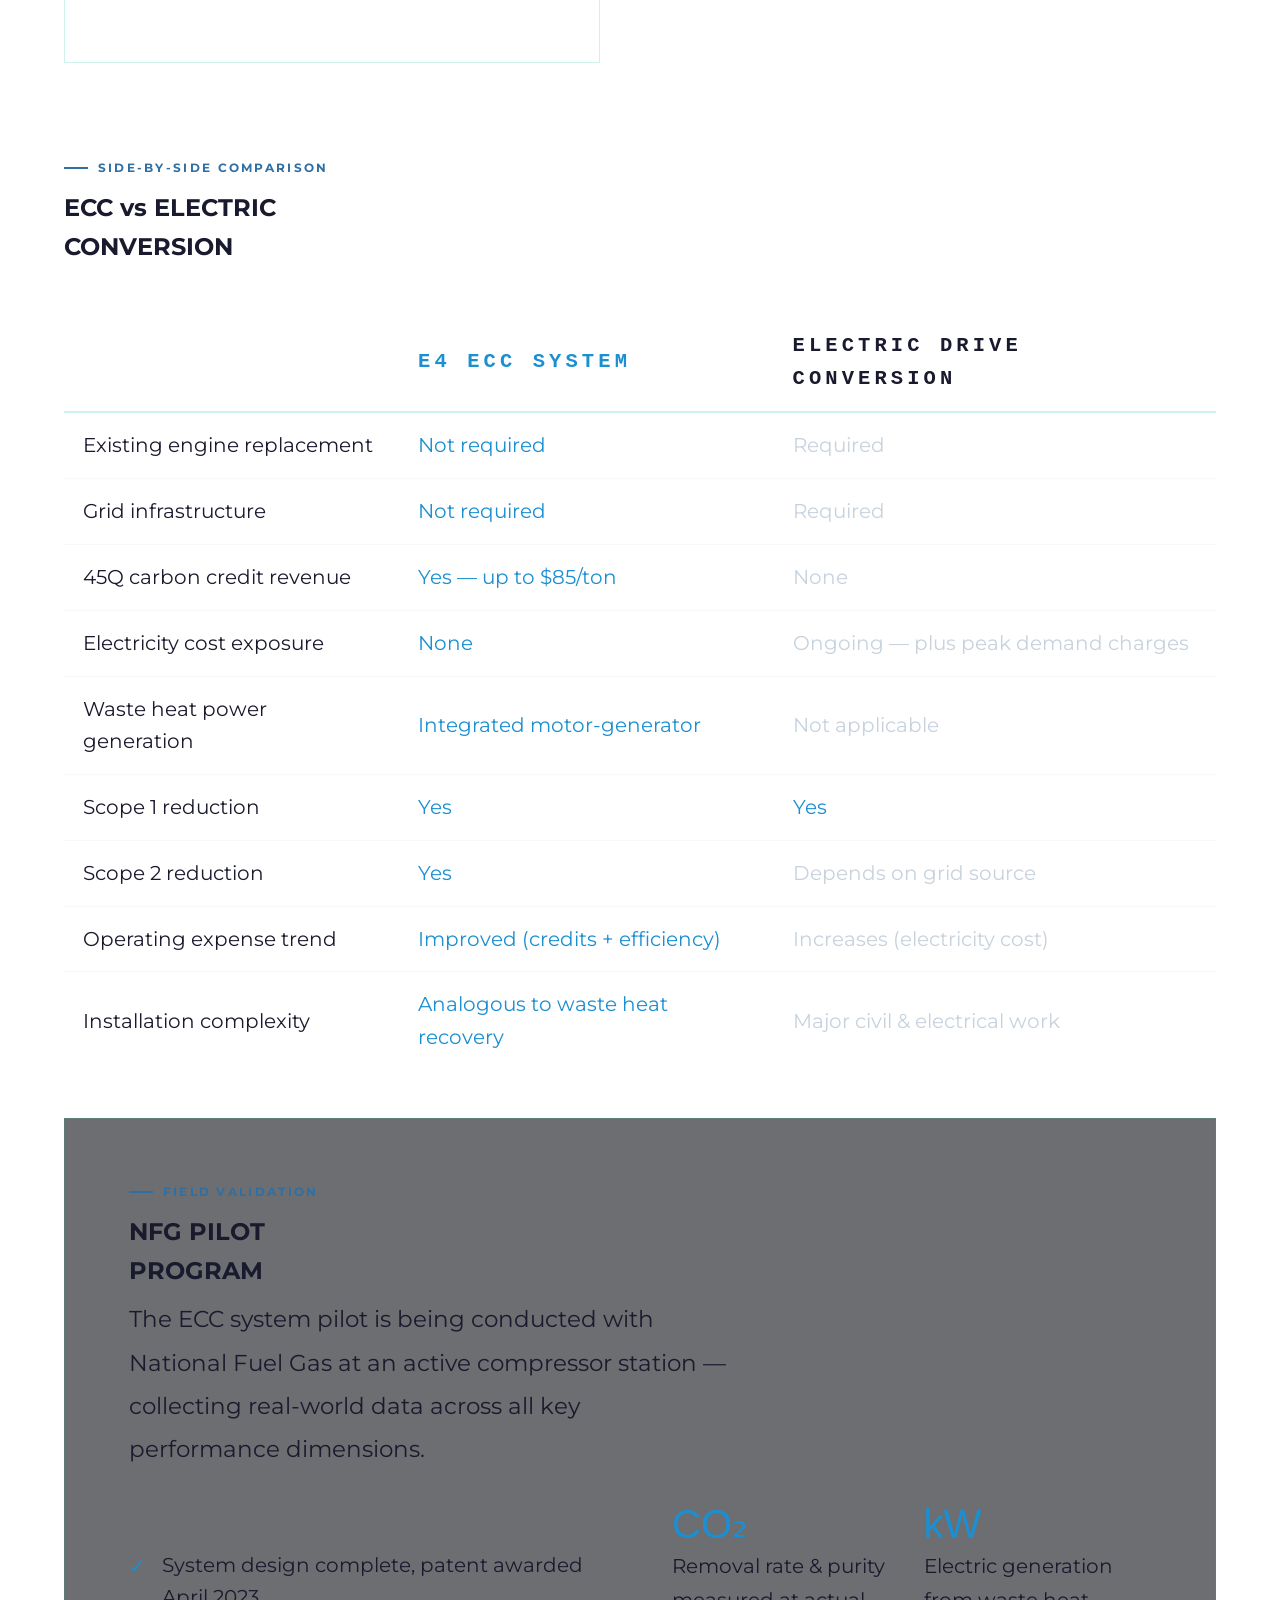
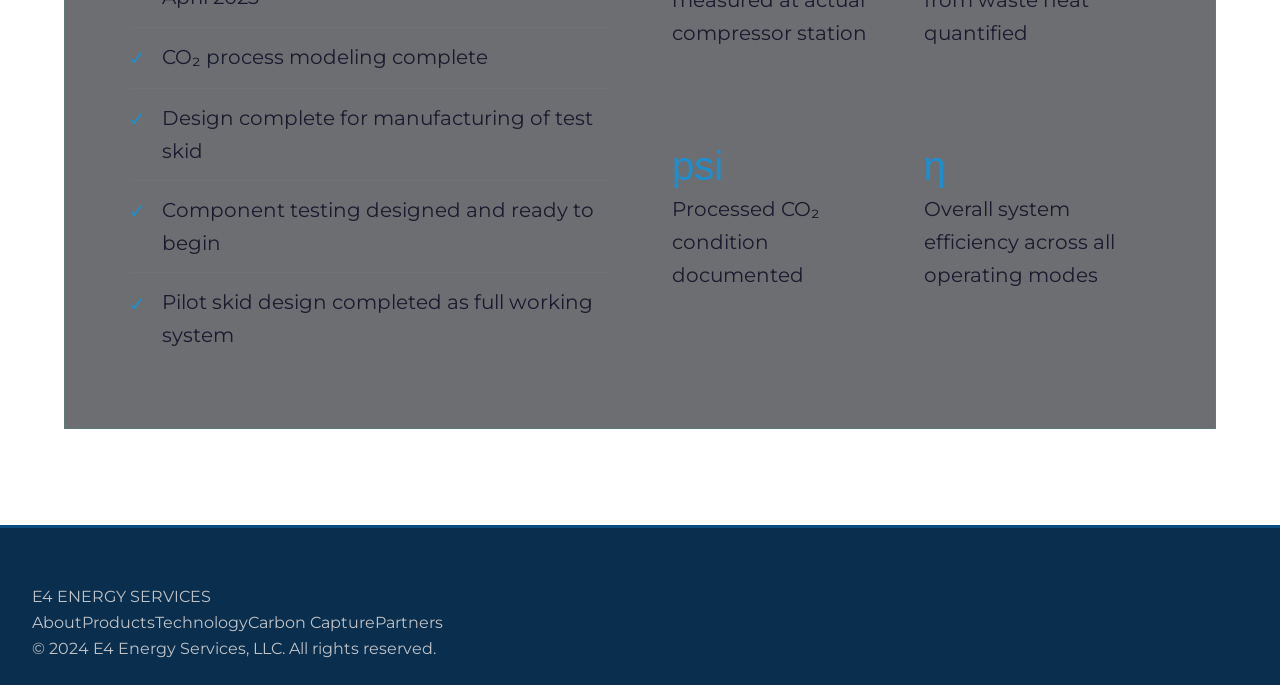
<file: capture.html>
<!DOCTYPE html>
<html lang="en">
<head>
<meta charset="UTF-8">
<meta name="viewport" content="width=device-width, initial-scale=1.0">
<title>Carbon Capture — E4 Energy Services</title>
<link rel="stylesheet" href="style.css">
<style>
  .capture-body { padding: 6rem 4rem; }

  .two-col { display: grid; grid-template-columns: 1fr 1fr; gap: 5rem; align-items: start; margin-bottom: 6rem; }

  .capture-body p { color: var(--mist); line-height: 1.9; margin-bottom: 1.4rem; font-size: 1.43rem; }

  /* credit table */
  .credit-callout {
    background: var(--slate); border: 1px solid rgba(0,200,160,0.2);
    padding: 2.5rem; margin-top: 2.5rem;
  }
  .credit-callout h4 {
    font-family: 'Bebas Neue', sans-serif; font-size: 1.2rem;
    letter-spacing: 0.06em; color: var(--accent); margin-bottom: 1.2rem;
  }
  .credit-row {
    display: flex; justify-content: space-between; align-items: center;
    padding: 0.9rem 0; border-bottom: 1px solid rgba(143,165,187,0.1);
    font-size: 1.28rem; color: var(--mist);
  }
  .credit-row:last-child { border-bottom: none; }
  .credit-row .val {
    font-family: 'Bebas Neue', sans-serif; font-size: 1.5rem;
    color: var(--gold); letter-spacing: 0.04em; flex-shrink: 0;
  }

  /* metric bars */
  .metric-bar { margin-bottom: 1.8rem; }
  .metric-label {
    display: flex; justify-content: space-between;
    font-size: 1.20rem; color: var(--mist); margin-bottom: 0.5rem;
  }
  .metric-label strong { color: var(--white); font-weight: 400; }
  .metric-label span { color: var(--accent); font-family: 'DM Mono', monospace; font-size: 1.25rem; }
  .metric-track { height: 4px; background: rgba(143,165,187,0.15); }
  .metric-fill {
    height: 100%; background: linear-gradient(90deg, var(--accent2), var(--accent));
    transform-origin: left; animation: barGrow 1.5s ease 0.5s both;
  }
  @keyframes barGrow { from { transform: scaleX(0); } to { transform: scaleX(1); } }

  /* comparison table */
  .compare-table { width: 100%; border-collapse: collapse; margin: 3rem 0; }
  .compare-table th {
    font-family: 'DM Mono', monospace; font-size: 1.28rem;
    letter-spacing: 0.2em; text-transform: uppercase;
    padding: 1rem 1.2rem; text-align: left;
    border-bottom: 2px solid rgba(0,200,160,0.2);
  }
  .compare-table th:first-child { color: var(--mist); }
  .compare-table th.e4 { color: var(--accent); }
  .compare-table th.electric { color: var(--mist); }
  .compare-table td {
    padding: 1rem 1.2rem; font-size: 1.28rem;
    border-bottom: 1px solid rgba(143,165,187,0.08);
  }
  .compare-table tr:last-child td { border-bottom: none; }
  .compare-table td:first-child { color: var(--mist); }
  .compare-table td.good { color: var(--accent); }
  .compare-table td.bad { color: rgba(143,165,187,0.5); }
  .compare-table tr:hover td { background: rgba(0,200,160,0.03); }

  /* pilot section */
  .pilot-section {
    background: var(--steel); border: 1px solid rgba(0,200,160,0.15);
    padding: 4rem; margin-top: 2rem;
  }
  .pilot-grid { display: grid; grid-template-columns: 1fr 1fr; gap: 4rem; margin-top: 2rem; }
  .pilot-item { }
  .pilot-num {
    font-family: 'Bebas Neue', sans-serif; font-size: 2.5rem;
    color: var(--accent); line-height: 1; margin-bottom: 0.4rem;
  }
  .pilot-label { font-size: 1.23rem; color: var(--mist); line-height: 1.7; }

  .milestone-list { list-style: none; margin-top: 2rem; }
  .milestone-list li {
    display: flex; gap: 1rem; align-items: flex-start;
    padding: 0.8rem 0; border-bottom: 1px solid rgba(143,165,187,0.08);
    font-size: 1.28rem; color: var(--mist);
  }
  .milestone-list li:last-child { border-bottom: none; }
  .ms-check { color: var(--accent); flex-shrink: 0; margin-top: 0.1rem; }
</style>
</head>
<body>

<div class="page-hero">
  <div class="section-label page-hero-label">45Q &amp; Carbon Economics</div>
  <h1>THE CARBON<br><em>CAPTURE</em><br>OPPORTUNITY</h1>
  <p>Regulatory changes have dramatically improved the economics of carbon capture for compression operators. E4's ECC system is positioned to make capture financially compelling at mid-size stations — not just large industrial facilities.</p>
</div>

<div class="capture-body">
  <div class="two-col">
    <div>
      <div class="section-label">45Q Tax Credits</div>
      <h2 class="section-h2">REAL REVENUE<br>FROM CAPTURED<br>CARBON</h2>
      <p>The Inflation Reduction Act significantly expanded the 45Q tax credit program — raising per-ton credit values and lowering the minimum annual capture threshold from 500,000 metric tons to just 12,500 metric tons. This change makes E4's ECC system economically viable at compressor stations that would never have qualified under prior rules.</p>
      <p>CO₂ captured from engine exhaust is classified as anthropogenic — the same CO₂ that was always going to atmosphere — making it fully eligible for 45Q credits. This also counts toward Scope 1 and Scope 2 carbon reduction commitments.</p>

      <div class="credit-callout reveal">
        <h4>45Q Tax Credit Schedule (IRA)</h4>
        <div class="credit-row"><span>Enhanced Oil Recovery (EOR)</span><span class="val">$60<small style="font-size:0.55em;color:var(--mist)">/ton</small></span></div>
        <div class="credit-row"><span>Geologic Sequestration</span><span class="val">$85<small style="font-size:0.55em;color:var(--mist)">/ton</small></span></div>
        <div class="credit-row"><span>Prior Minimum Threshold</span><span class="val">500K<small style="font-size:0.55em;color:var(--mist)"> tons/yr</small></span></div>
        <div class="credit-row"><span>New Minimum Threshold (IRA)</span><span class="val">12,500<small style="font-size:0.55em;color:var(--mist)"> tons/yr</small></span></div>
        <div class="credit-row"><span>ECC Capacity (15k hp station)</span><span class="val">75,000<small style="font-size:0.55em;color:var(--mist)"> tons/yr</small></span></div>
      </div>
    </div>

    <div>
      <div class="section-label">ECC vs Electric Conversion</div>
      <h2 class="section-h2">THE BETTER<br>ECONOMICS</h2>
      <p>Electric drive conversion is the most commonly discussed decarbonization path for compression. But peak demand charges — rarely factored into front-end economics — can dramatically increase operating expense, and the capital required to replace the engine plus connect grid infrastructure is substantial. And it generates no credit revenue.</p>

      <div class="metric-bar">
        <div class="metric-label"><strong>Capital Efficiency vs Electric Conversion</strong><span>High</span></div>
        <div class="metric-track"><div class="metric-fill" style="width:88%"></div></div>
      </div>
      <div class="metric-bar">
        <div class="metric-label"><strong>45Q Credit Eligibility</strong><span>Full</span></div>
        <div class="metric-track"><div class="metric-fill" style="width:100%"></div></div>
      </div>
      <div class="metric-bar">
        <div class="metric-label"><strong>Scope 1 &amp; 2 Reduction</strong><span>Both</span></div>
        <div class="metric-track"><div class="metric-fill" style="width:95%"></div></div>
      </div>
      <div class="metric-bar">
        <div class="metric-label"><strong>Retrofit Complexity</strong><span>Low</span></div>
        <div class="metric-track"><div class="metric-fill" style="width:30%"></div></div>
      </div>
      <div class="metric-bar">
        <div class="metric-label"><strong>Operational Disruption</strong><span>Minimal</span></div>
        <div class="metric-track"><div class="metric-fill" style="width:15%"></div></div>
      </div>
    </div>
  </div>

  <!-- COMPARISON TABLE -->
  <div class="section-label">Side-by-Side Comparison</div>
  <h2 class="section-h2">ECC vs ELECTRIC<br>CONVERSION</h2>
  <table class="compare-table reveal">
    <thead>
      <tr>
        <th></th>
        <th class="e4">E4 ECC System</th>
        <th class="electric">Electric Drive Conversion</th>
      </tr>
    </thead>
    <tbody>
      <tr><td>Existing engine replacement</td><td class="good">Not required</td><td class="bad">Required</td></tr>
      <tr><td>Grid infrastructure</td><td class="good">Not required</td><td class="bad">Required</td></tr>
      <tr><td>45Q carbon credit revenue</td><td class="good">Yes — up to $85/ton</td><td class="bad">None</td></tr>
      <tr><td>Electricity cost exposure</td><td class="good">None</td><td class="bad">Ongoing — plus peak demand charges</td></tr>
      <tr><td>Waste heat power generation</td><td class="good">Integrated motor-generator</td><td class="bad">Not applicable</td></tr>
      <tr><td>Scope 1 reduction</td><td class="good">Yes</td><td class="good">Yes</td></tr>
      <tr><td>Scope 2 reduction</td><td class="good">Yes</td><td class="bad">Depends on grid source</td></tr>
      <tr><td>Operating expense trend</td><td class="good">Improved (credits + efficiency)</td><td class="bad">Increases (electricity cost)</td></tr>
      <tr><td>Installation complexity</td><td class="good">Analogous to waste heat recovery</td><td class="bad">Major civil &amp; electrical work</td></tr>
    </tbody>
  </table>

  <!-- PILOT PROGRAM -->
  <div class="pilot-section reveal">
    <div class="section-label">Field Validation</div>
    <h2 class="section-h2" style="margin-bottom:0.5rem;">NFG PILOT<br>PROGRAM</h2>
    <p style="color:var(--mist); max-width:600px;">The ECC system pilot is being conducted with National Fuel Gas at an active compressor station — collecting real-world data across all key performance dimensions.</p>
    <div class="pilot-grid">
      <div>
        <ul class="milestone-list">
          <li><span class="ms-check">✓</span>System design complete, patent awarded April 2023</li>
          <li><span class="ms-check">✓</span>CO₂ process modeling complete</li>
          <li><span class="ms-check">✓</span>Design complete for manufacturing of test skid</li>
          <li><span class="ms-check">✓</span>Component testing designed and ready to begin</li>
          <li><span class="ms-check">✓</span>Pilot skid design completed as full working system</li>
        </ul>
      </div>
      <div style="display:grid;grid-template-columns:1fr 1fr;gap:1.5rem;">
        <div class="pilot-item"><div class="pilot-num">CO₂</div><div class="pilot-label">Removal rate &amp; purity measured at actual compressor station</div></div>
        <div class="pilot-item"><div class="pilot-num">kW</div><div class="pilot-label">Electric generation from waste heat quantified</div></div>
        <div class="pilot-item"><div class="pilot-num">psi</div><div class="pilot-label">Processed CO₂ condition documented</div></div>
        <div class="pilot-item"><div class="pilot-num">η</div><div class="pilot-label">Overall system efficiency across all operating modes</div></div>
      </div>
    </div>
  </div>
</div>

<script src="shared.js"></script>
<script>initPage('capture');</script>
</body>
</html>
</file>
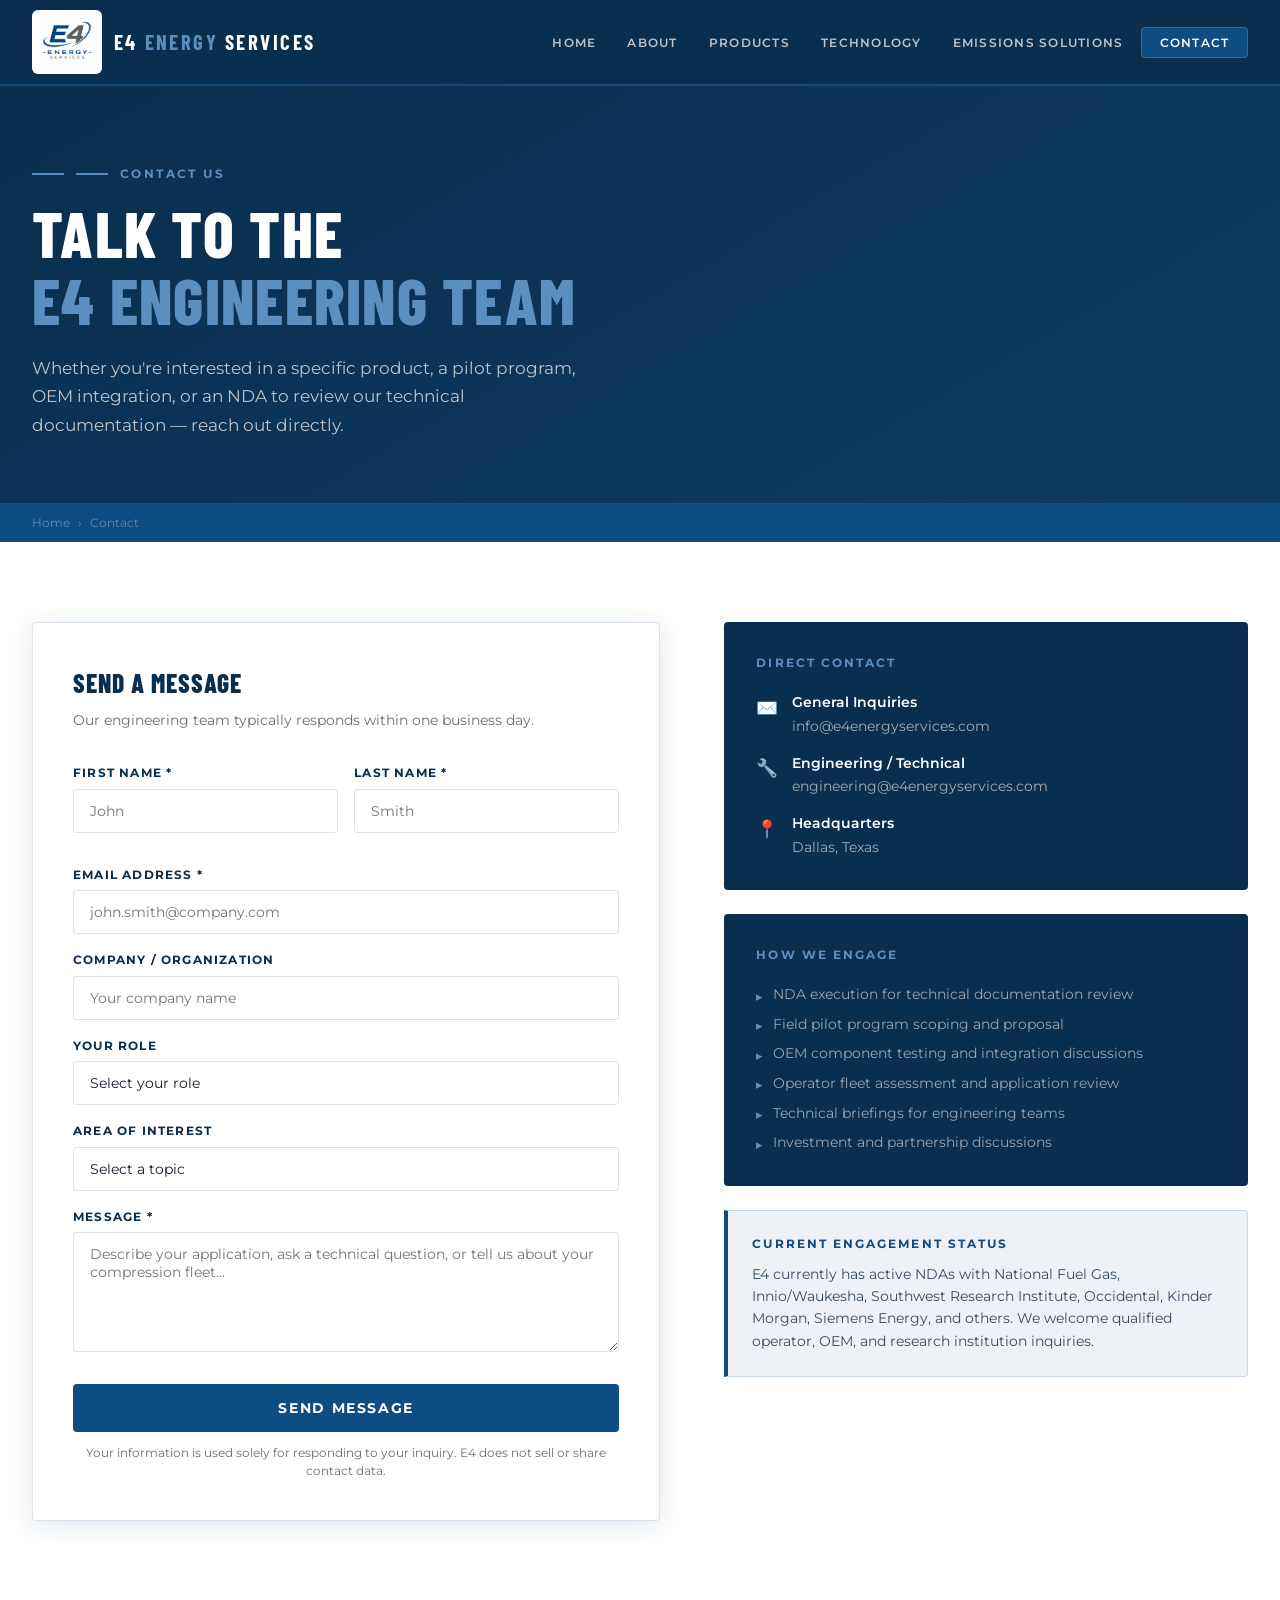
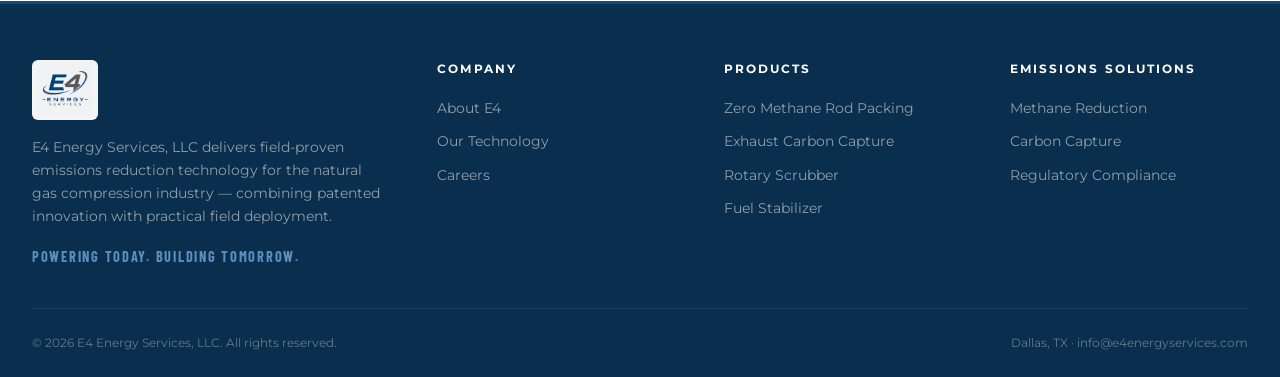
<file: contact.html>
<!DOCTYPE html>
<html lang="en">
<head>
  <meta charset="UTF-8">
  <meta name="viewport" content="width=device-width, initial-scale=1.0">
  <title>Contact — E4 Energy Services, LLC</title>
  <link rel="stylesheet" href="style.css">
  <style>
    .contact-hero {
      background: linear-gradient(150deg, var(--dark-navy) 0%, #0d3a62 100%);
      padding: 5rem 2rem 4rem;
    }

    .contact-layout {
      display: grid;
      grid-template-columns: 1.2fr 1fr;
      gap: 4rem;
      align-items: start;
    }

    /* Form */
    .contact-form {
      background: var(--white);
      border: 1px solid var(--border);
      border-radius: var(--radius);
      padding: 2.5rem;
      box-shadow: var(--shadow);
    }

    .contact-form h2 {
      font-family: var(--font-head);
      font-size: 1.6rem;
      font-weight: 800;
      letter-spacing: 0.04em;
      text-transform: uppercase;
      color: var(--dark-navy);
      margin-bottom: 0.4rem;
    }

    .contact-form p.form-sub {
      font-size: 0.88rem;
      color: var(--steel);
      margin-bottom: 2rem;
      line-height: 1.5;
    }

    .form-row {
      display: grid;
      grid-template-columns: 1fr 1fr;
      gap: 1rem;
      margin-bottom: 1rem;
    }

    .form-field {
      margin-bottom: 1rem;
    }

    .form-field label {
      display: block;
      font-size: 0.75rem;
      font-weight: 700;
      letter-spacing: 0.1em;
      text-transform: uppercase;
      color: var(--dark-navy);
      margin-bottom: 0.4rem;
    }

    .form-field input,
    .form-field select,
    .form-field textarea {
      width: 100%;
      padding: 0.75rem 1rem;
      border: 1px solid var(--border);
      border-radius: var(--radius);
      font-family: var(--font-body);
      font-size: 0.9rem;
      color: var(--text-dark);
      background: var(--white);
      transition: border-color var(--transition), box-shadow var(--transition);
      outline: none;
      appearance: none;
    }

    .form-field input:focus,
    .form-field select:focus,
    .form-field textarea:focus {
      border-color: var(--navy);
      box-shadow: 0 0 0 3px rgba(15, 76, 129, 0.1);
    }

    .form-field textarea {
      resize: vertical;
      min-height: 120px;
    }

    .form-submit {
      width: 100%;
      padding: 1rem;
      background: var(--navy);
      color: var(--white);
      border: none;
      border-radius: var(--radius);
      font-family: var(--font-body);
      font-size: 0.85rem;
      font-weight: 700;
      letter-spacing: 0.12em;
      text-transform: uppercase;
      cursor: pointer;
      transition: background var(--transition);
      margin-top: 0.5rem;
    }
    .form-submit:hover { background: var(--mid-blue); }

    .form-note {
      font-size: 0.75rem;
      color: var(--steel);
      margin-top: 0.75rem;
      text-align: center;
      line-height: 1.5;
    }

    /* Contact info sidebar */
    .contact-info {
      display: flex;
      flex-direction: column;
      gap: 1.5rem;
    }

    .contact-info-card {
      background: var(--dark-navy);
      border-radius: var(--radius);
      padding: 2rem;
      color: var(--white);
    }

    .contact-info-card h3 {
      font-family: var(--font-body);
      font-size: 0.72rem;
      font-weight: 700;
      letter-spacing: 0.18em;
      text-transform: uppercase;
      color: var(--light-blue);
      margin-bottom: 1.25rem;
    }

    .contact-detail {
      display: flex;
      gap: 0.75rem;
      align-items: flex-start;
      margin-bottom: 1rem;
    }
    .contact-detail:last-child { margin-bottom: 0; }

    .contact-detail-icon {
      font-size: 1.1rem;
      min-width: 24px;
      margin-top: 0.1rem;
    }

    .contact-detail-text {
      font-size: 0.88rem;
      color: rgba(191,195,199,0.85);
      line-height: 1.5;
    }

    .contact-detail-text strong {
      display: block;
      font-weight: 600;
      color: var(--white);
      margin-bottom: 0.15rem;
    }

    .engagement-types {
      list-style: none;
      display: flex;
      flex-direction: column;
      gap: 0.5rem;
    }

    .engagement-types li {
      display: flex;
      align-items: flex-start;
      gap: 0.6rem;
      font-size: 0.87rem;
      color: rgba(191,195,199,0.8);
      line-height: 1.5;
    }
    .engagement-types li::before {
      content: '▸';
      color: var(--light-blue);
      font-size: 0.8rem;
      margin-top: 0.15rem;
      flex-shrink: 0;
    }

    /* Success state */
    .form-success {
      display: none;
      text-align: center;
      padding: 3rem 2rem;
    }
    .form-success .success-icon {
      font-size: 3rem;
      margin-bottom: 1rem;
    }
    .form-success h3 {
      font-family: var(--font-head);
      font-size: 1.4rem;
      font-weight: 800;
      text-transform: uppercase;
      color: var(--dark-navy);
      margin-bottom: 0.75rem;
    }
    .form-success p {
      font-size: 0.9rem;
      color: var(--steel);
      line-height: 1.6;
    }

    @media (max-width: 768px) {
      .contact-layout { grid-template-columns: 1fr; }
      .form-row { grid-template-columns: 1fr; }
    }
  </style>
</head>
<body>
<div id="nav-placeholder"></div>
<div class="page-content">

  <section class="contact-hero">
    <div class="section-inner">
      <div class="hero-eyebrow" style="color:var(--light-blue);margin-bottom:1rem;">
        <span style="display:block;width:32px;height:2px;background:var(--light-blue);"></span>
        Contact Us
      </div>
      <h1 style="font-family:var(--font-head);font-size:clamp(2.5rem,5vw,4rem);font-weight:800;text-transform:uppercase;color:var(--white);letter-spacing:0.02em;line-height:1.05;margin-bottom:1.25rem;">
        Talk to the<br>
        <span style="color:var(--light-blue);">E4 Engineering Team</span>
      </h1>
      <p style="color:var(--light-gray);font-size:1.05rem;max-width:560px;line-height:1.7;">
        Whether you're interested in a specific product, a pilot program, OEM integration, or an NDA to review our technical documentation — reach out directly.
      </p>
    </div>
  </section>

  <div class="breadcrumb">
    <div class="breadcrumb-inner">
      <a href="index.html">Home</a><span>›</span>
      <span>Contact</span>
    </div>
  </div>

  <section class="section">
    <div class="section-inner">
      <div class="contact-layout">

        <!-- FORM -->
        <div class="contact-form">
          <h2>Send a Message</h2>
          <p class="form-sub">Our engineering team typically responds within one business day.</p>

          <div id="contact-form-body">
            <div class="form-row">
              <div class="form-field">
                <label for="fname">First Name *</label>
                <input type="text" id="fname" name="first_name" placeholder="John" required>
              </div>
              <div class="form-field">
                <label for="lname">Last Name *</label>
                <input type="text" id="lname" name="last_name" placeholder="Smith" required>
              </div>
            </div>
            <div class="form-field">
              <label for="email">Email Address *</label>
              <input type="email" id="email" name="email" placeholder="john.smith@company.com" required>
            </div>
            <div class="form-field">
              <label for="company">Company / Organization</label>
              <input type="text" id="company" name="company" placeholder="Your company name">
            </div>
            <div class="form-field">
              <label for="role">Your Role</label>
              <select id="role" name="role">
                <option value="" disabled selected>Select your role</option>
                <option>Operator / E&P Company</option>
                <option>Compression OEM</option>
                <option>Midstream / Pipeline Operator</option>
                <option>Research Institution</option>
                <option>Investor / Financial Partner</option>
                <option>Engineering / Consulting</option>
                <option>Government / Regulatory</option>
                <option>Other</option>
              </select>
            </div>
            <div class="form-field">
              <label for="interest">Area of Interest</label>
              <select id="interest" name="interest">
                <option value="" disabled selected>Select a topic</option>
                <option>Zero Methane Rod Packing</option>
                <option>Oil-Free Piston Seals</option>
                <option>Exhaust Carbon Capture (ECC) System</option>
                <option>Rotary Scrubber / Separator</option>
                <option>Fuel Gas Stabilizer</option>
                <option>Moving Wall Compressor / Expander</option>
                <option>Field Pilot Program</option>
                <option>OEM Integration / Partnership</option>
                <option>NDA &amp; Technical Documentation</option>
                <option>General Inquiry</option>
              </select>
            </div>
            <div class="form-field">
              <label for="message">Message *</label>
              <textarea id="message" name="message" placeholder="Describe your application, ask a technical question, or tell us about your compression fleet..." required></textarea>
            </div>
            <button type="button" class="form-submit" onclick="submitForm()">Send Message</button>
            <p class="form-note">Your information is used solely for responding to your inquiry. E4 does not sell or share contact data.</p>
          </div>

          <div class="form-success" id="form-success">
            <div class="success-icon">✅</div>
            <h3>Message Received</h3>
            <p>Thank you for reaching out. A member of the E4 engineering team will be in touch within one business day.</p>
          </div>
        </div>

        <!-- SIDEBAR -->
        <div class="contact-info">
          <div class="contact-info-card">
            <h3>Direct Contact</h3>
            <div class="contact-detail">
              <div class="contact-detail-icon">✉️</div>
              <div class="contact-detail-text">
                <strong>General Inquiries</strong>
                info@e4energyservices.com
              </div>
            </div>
            <div class="contact-detail">
              <div class="contact-detail-icon">🔧</div>
              <div class="contact-detail-text">
                <strong>Engineering / Technical</strong>
                engineering@e4energyservices.com
              </div>
            </div>
            <div class="contact-detail">
              <div class="contact-detail-icon">📍</div>
              <div class="contact-detail-text">
                <strong>Headquarters</strong>
                Dallas, Texas
              </div>
            </div>
          </div>

          <div class="contact-info-card">
            <h3>How We Engage</h3>
            <ul class="engagement-types">
              <li>NDA execution for technical documentation review</li>
              <li>Field pilot program scoping and proposal</li>
              <li>OEM component testing and integration discussions</li>
              <li>Operator fleet assessment and application review</li>
              <li>Technical briefings for engineering teams</li>
              <li>Investment and partnership discussions</li>
            </ul>
          </div>

          <div style="background:rgba(15,76,129,0.07);border:1px solid var(--border);border-left:4px solid var(--navy);border-radius:0 var(--radius) var(--radius) 0;padding:1.5rem;">
            <div style="font-size:0.72rem;font-weight:700;letter-spacing:0.18em;text-transform:uppercase;color:var(--navy);margin-bottom:0.6rem;">Current Engagement Status</div>
            <p style="font-size:0.87rem;color:var(--text-mid);line-height:1.6;">E4 currently has active NDAs with National Fuel Gas, Innio/Waukesha, Southwest Research Institute, Occidental, Kinder Morgan, Siemens Energy, and others. We welcome qualified operator, OEM, and research institution inquiries.</p>
          </div>
        </div>
      </div>
    </div>
  </section>

</div>
<div id="footer-placeholder"></div>
<script src="nav.js"></script>
<script>
  function submitForm() {
    const required = ['fname', 'lname', 'email', 'message'];
    let valid = true;
    required.forEach(id => {
      const el = document.getElementById(id);
      if (!el.value.trim()) {
        el.style.borderColor = '#c0392b';
        el.style.boxShadow = '0 0 0 3px rgba(192,57,43,0.1)';
        valid = false;
      } else {
        el.style.borderColor = '';
        el.style.boxShadow = '';
      }
    });
    if (valid) {
      document.getElementById('contact-form-body').style.display = 'none';
      document.getElementById('form-success').style.display = 'block';
    }
  }
</script>
</body>
</html>
</file>
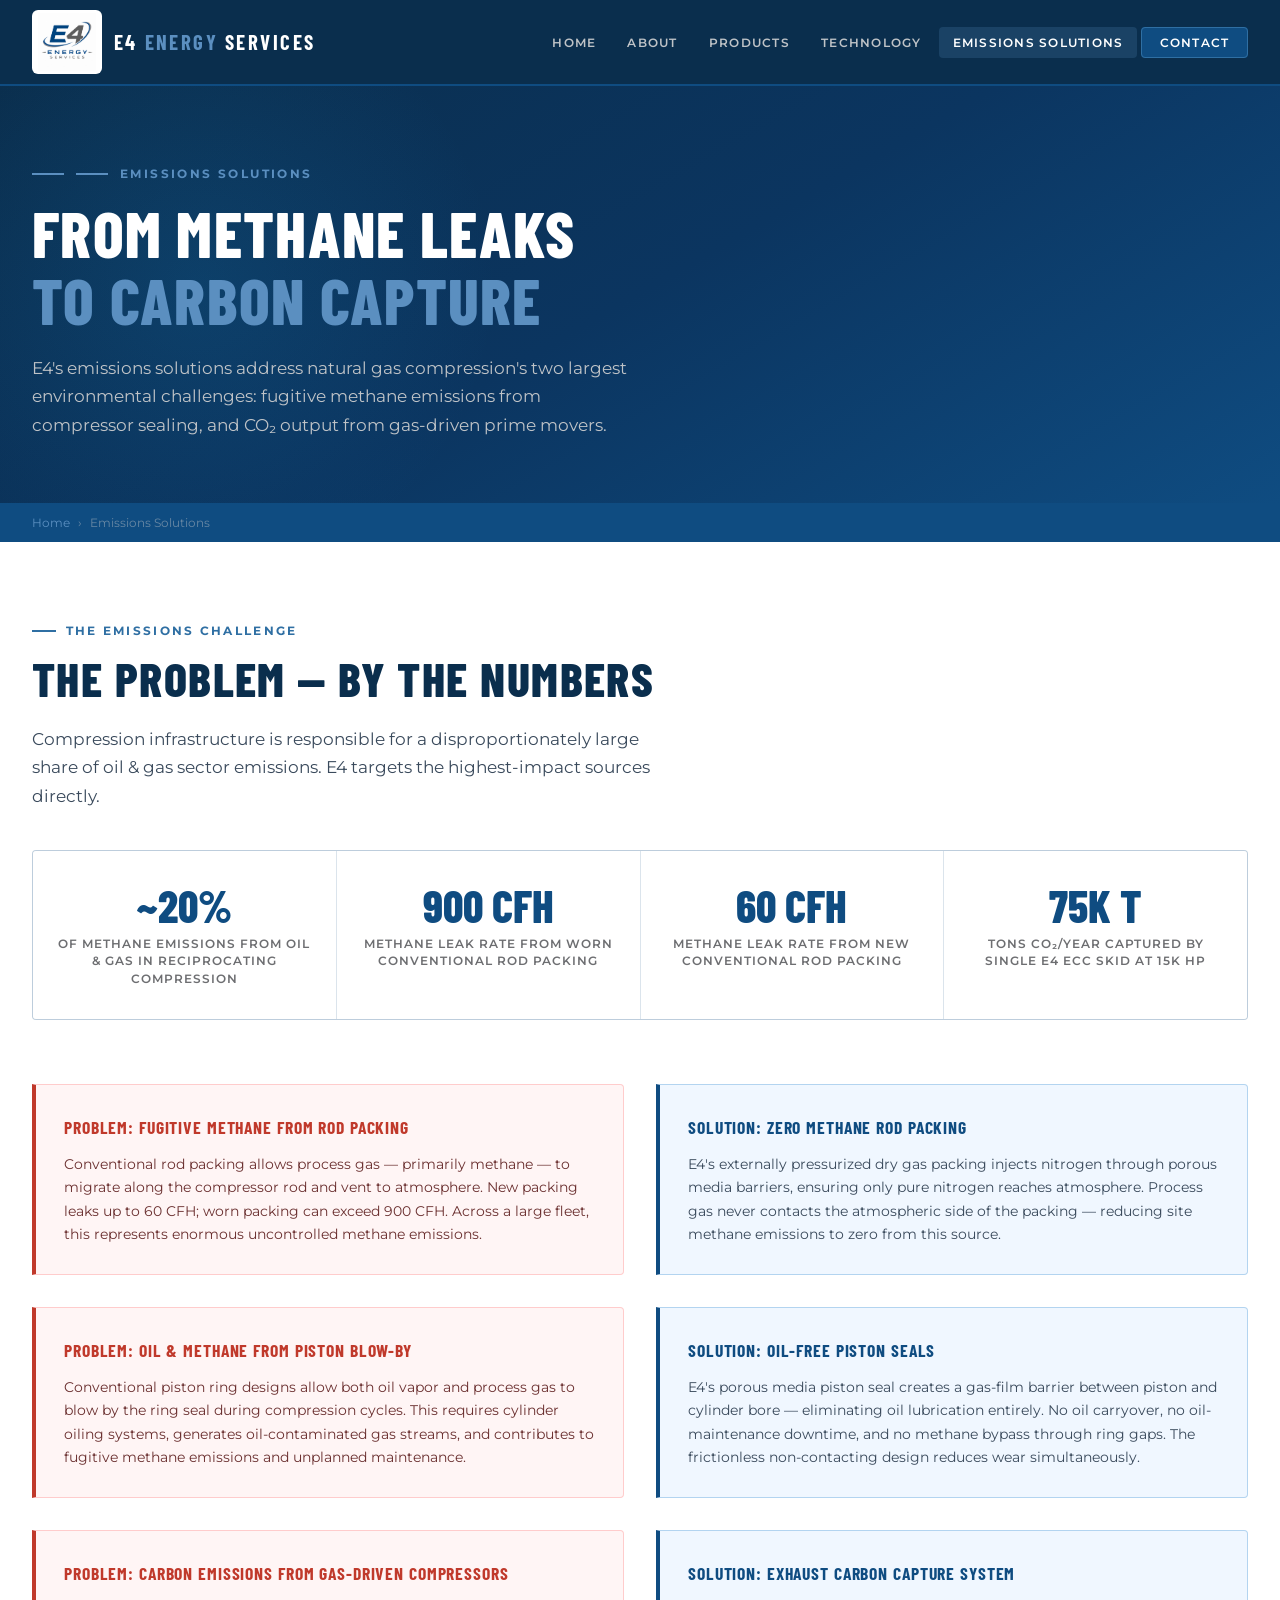
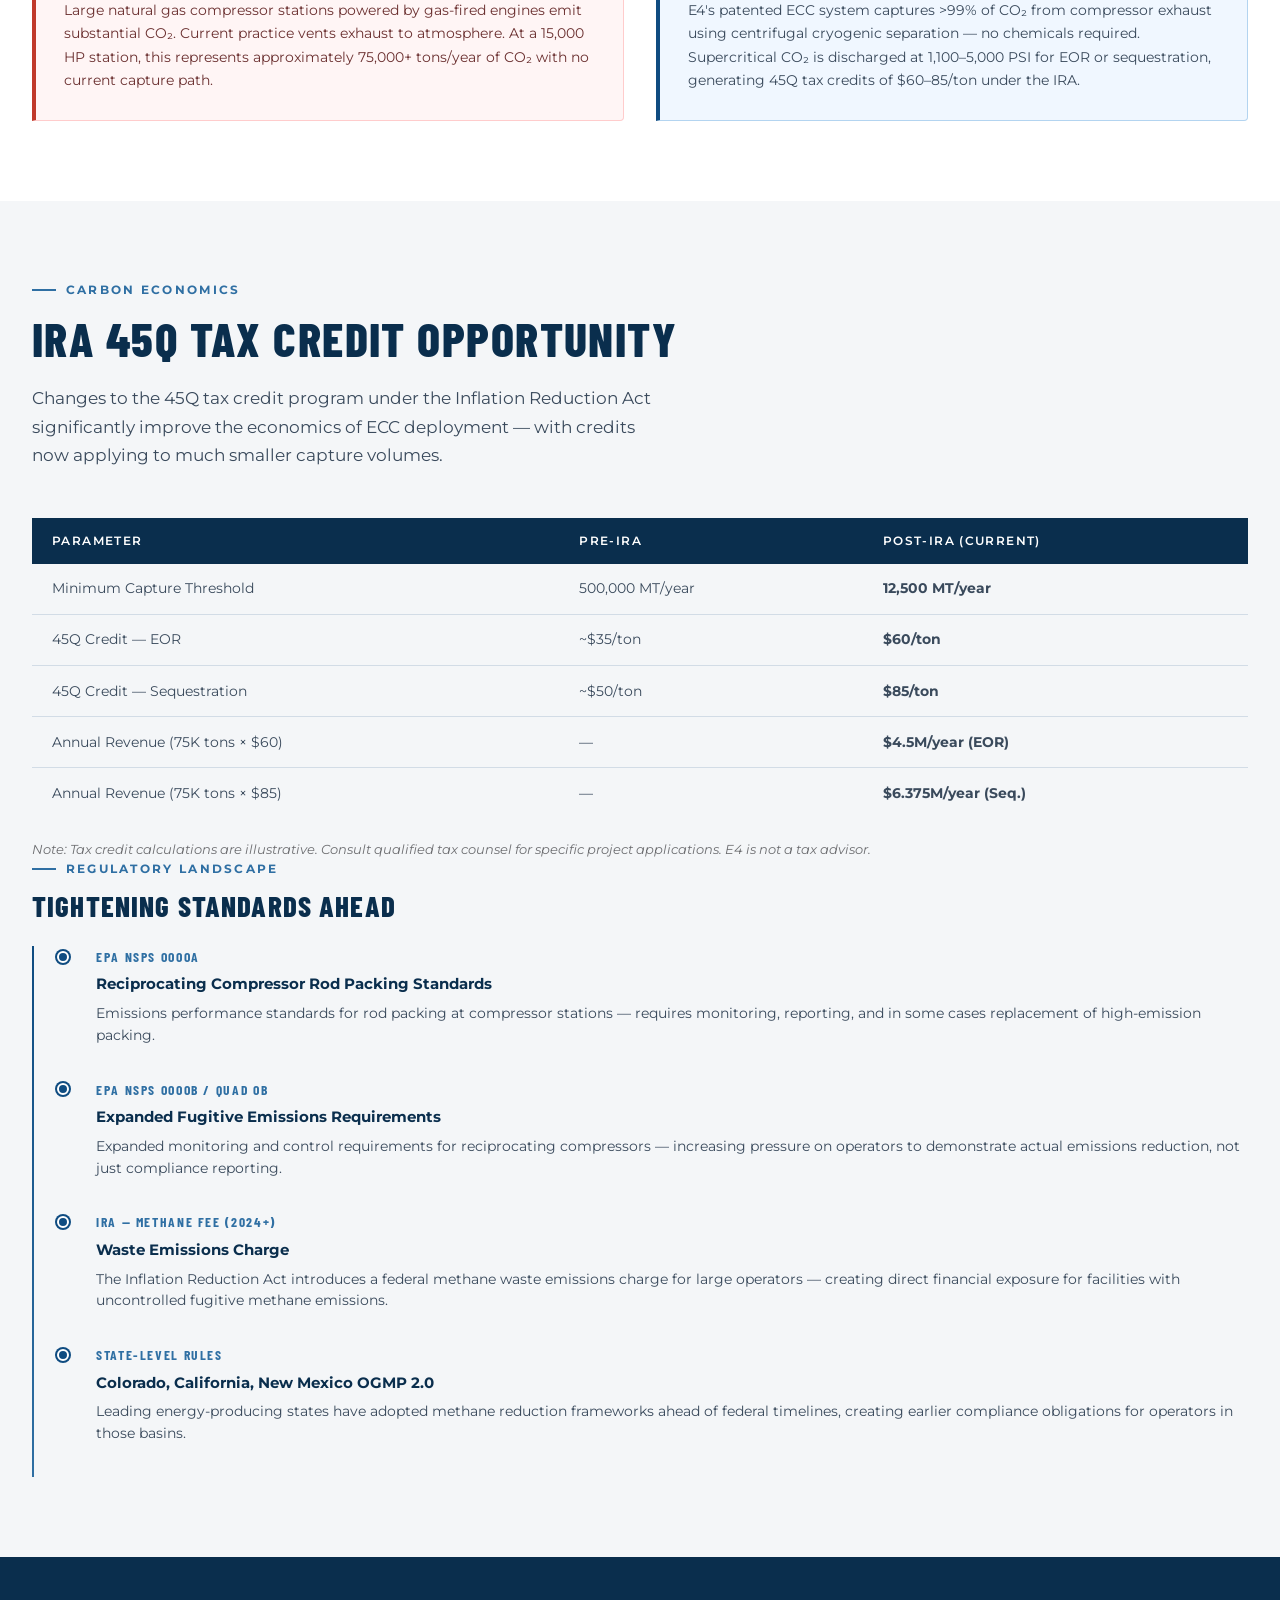
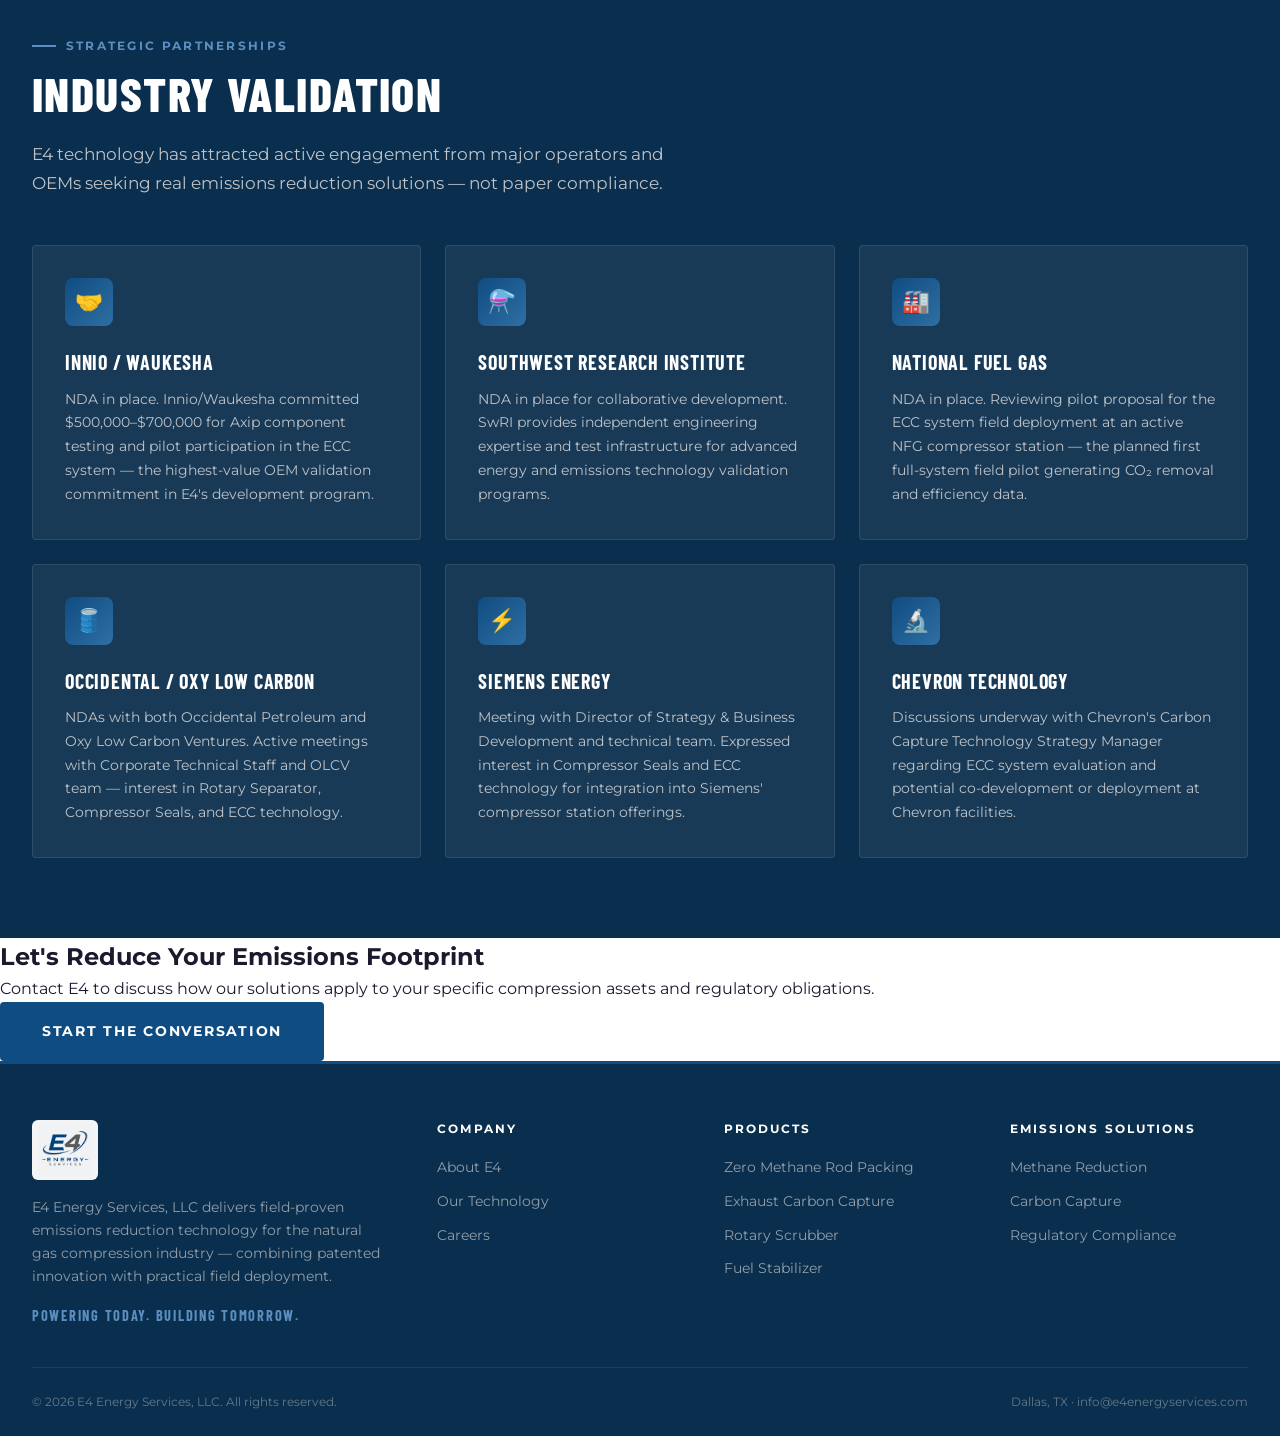
<file: emissions.html>
<!DOCTYPE html>
<html lang="en">
<head>
  <meta charset="UTF-8">
  <meta name="viewport" content="width=device-width, initial-scale=1.0">
  <title>Emissions Solutions — E4 Energy Services, LLC</title>
  <link rel="stylesheet" href="style.css">
  <style>
    .em-hero {
      background: linear-gradient(150deg, #0A2E4D 0%, #0b3560 50%, #0F4C81 100%);
      padding: 5rem 2rem 4rem;
      position: relative;
      overflow: hidden;
    }
    .em-hero::after {
      content: '';
      position: absolute;
      left: -100px; top: -100px;
      width: 600px; height: 600px;
      background: radial-gradient(circle, rgba(27,143,209,0.15) 0%, transparent 70%);
    }

    .impact-row {
      display: grid;
      grid-template-columns: repeat(4, 1fr);
      gap: 1px;
      background: var(--border);
      border: 1px solid var(--border);
      border-radius: var(--radius);
      overflow: hidden;
      margin-bottom: 4rem;
    }

    .impact-cell {
      background: var(--white);
      padding: 2rem 1.5rem;
      text-align: center;
    }
    .impact-cell:hover { background: var(--off-white); }

    .impact-num {
      font-family: var(--font-head);
      font-size: 2.8rem;
      font-weight: 800;
      color: var(--navy);
      line-height: 1;
      margin-bottom: 0.4rem;
    }

    .impact-label {
      font-size: 0.78rem;
      font-weight: 600;
      letter-spacing: 0.08em;
      text-transform: uppercase;
      color: var(--steel);
      line-height: 1.4;
    }

    /* Methane section */
    .methane-grid {
      display: grid;
      grid-template-columns: 1fr 1fr;
      gap: 2rem;
    }

    .problem-card {
      background: #fff5f5;
      border: 1px solid #fcc;
      border-left: 4px solid #c0392b;
      border-radius: 0 var(--radius) var(--radius) 0;
      padding: 1.75rem;
    }
    .problem-card h3 {
      font-family: var(--font-head);
      font-size: 1.1rem;
      font-weight: 700;
      letter-spacing: 0.05em;
      text-transform: uppercase;
      color: #c0392b;
      margin-bottom: 0.75rem;
    }
    .problem-card p {
      font-size: 0.88rem;
      color: #6b3030;
      line-height: 1.65;
    }

    .solution-card {
      background: #f0f7ff;
      border: 1px solid #b3d4f0;
      border-left: 4px solid var(--navy);
      border-radius: 0 var(--radius) var(--radius) 0;
      padding: 1.75rem;
    }
    .solution-card h3 {
      font-family: var(--font-head);
      font-size: 1.1rem;
      font-weight: 700;
      letter-spacing: 0.05em;
      text-transform: uppercase;
      color: var(--navy);
      margin-bottom: 0.75rem;
    }
    .solution-card p {
      font-size: 0.88rem;
      color: var(--text-mid);
      line-height: 1.65;
    }

    /* Regulatory timeline */
    .reg-timeline {
      position: relative;
      padding-left: 2rem;
    }
    .reg-timeline::before {
      content: '';
      position: absolute;
      left: 0; top: 0; bottom: 0;
      width: 2px;
      background: linear-gradient(to bottom, var(--navy), var(--mid-blue));
    }
    .reg-item {
      position: relative;
      padding: 0 0 2rem 2rem;
    }
    .reg-item::before {
      content: '';
      position: absolute;
      left: -0.45rem; top: 0.3rem;
      width: 12px; height: 12px;
      background: var(--navy);
      border-radius: 50%;
      border: 2px solid var(--white);
      box-shadow: 0 0 0 2px var(--navy);
    }
    .reg-year {
      font-family: var(--font-head);
      font-size: 0.85rem;
      font-weight: 700;
      letter-spacing: 0.12em;
      text-transform: uppercase;
      color: var(--mid-blue);
      margin-bottom: 0.3rem;
    }
    .reg-item h4 {
      font-size: 0.95rem;
      font-weight: 700;
      color: var(--dark-navy);
      margin-bottom: 0.4rem;
    }
    .reg-item p {
      font-size: 0.85rem;
      color: var(--text-mid);
      line-height: 1.6;
    }

    /* Carbon economics */
    .economics-table {
      width: 100%;
      border-collapse: collapse;
      font-size: 0.9rem;
    }
    .economics-table th {
      background: var(--dark-navy);
      color: var(--white);
      padding: 0.85rem 1.25rem;
      text-align: left;
      font-size: 0.72rem;
      font-weight: 600;
      letter-spacing: 0.12em;
      text-transform: uppercase;
    }
    .economics-table td {
      padding: 0.85rem 1.25rem;
      border-bottom: 1px solid var(--border);
      color: var(--text-mid);
    }
    .economics-table tr:last-child td { border-bottom: none; }
    .economics-table tr:nth-child(even) td { background: var(--off-white); }
    .val-highlight { font-weight: 700; color: #168847; }
    .val-navy { font-weight: 700; color: var(--navy); }

    @media (max-width: 768px) {
      .impact-row { grid-template-columns: repeat(2, 1fr); }
      .methane-grid { grid-template-columns: 1fr; }
    }
  </style>
</head>
<body>
<div id="nav-placeholder"></div>
<div class="page-content">

  <section class="em-hero">
    <div class="section-inner" style="position:relative;z-index:2;">
      <div class="hero-eyebrow" style="color:var(--light-blue);margin-bottom:1rem;">
        <span style="display:block;width:32px;height:2px;background:var(--light-blue);"></span>
        Emissions Solutions
      </div>
      <h1 style="font-family:var(--font-head);font-size:clamp(2.5rem,5vw,4rem);font-weight:800;text-transform:uppercase;color:var(--white);letter-spacing:0.02em;line-height:1.05;margin-bottom:1.25rem;">
        From Methane Leaks<br>
        <span style="color:var(--light-blue);">to Carbon Capture</span>
      </h1>
      <p style="color:var(--light-gray);font-size:1.05rem;max-width:600px;line-height:1.7;">
        E4's emissions solutions address natural gas compression's two largest environmental challenges: fugitive methane emissions from compressor sealing, and CO₂ output from gas-driven prime movers.
      </p>
    </div>
  </section>

  <div class="breadcrumb">
    <div class="breadcrumb-inner">
      <a href="index.html">Home</a><span>›</span>
      <span>Emissions Solutions</span>
    </div>
  </div>

  <!-- IMPACT NUMBERS -->
  <section class="section">
    <div class="section-inner">
      <div class="section-label">The Emissions Challenge</div>
      <h2 class="section-title">The Problem — By the Numbers</h2>
      <p class="section-subtitle" style="margin-bottom:2.5rem;">Compression infrastructure is responsible for a disproportionately large share of oil &amp; gas sector emissions. E4 targets the highest-impact sources directly.</p>

      <div class="impact-row">
        <div class="impact-cell">
          <div class="impact-num">~20%</div>
          <div class="impact-label">of methane emissions from oil & gas in reciprocating compression</div>
        </div>
        <div class="impact-cell">
          <div class="impact-num">900 CFH</div>
          <div class="impact-label">Methane leak rate from worn conventional rod packing</div>
        </div>
        <div class="impact-cell">
          <div class="impact-num">60 CFH</div>
          <div class="impact-label">Methane leak rate from new conventional rod packing</div>
        </div>
        <div class="impact-cell">
          <div class="impact-num">75K T</div>
          <div class="impact-label">Tons CO₂/year captured by single E4 ECC skid at 15K HP</div>
        </div>
      </div>

      <!-- Problem / Solution pairs -->
      <div class="methane-grid" id="methane">
        <div class="problem-card">
          <h3>Problem: Fugitive Methane from Rod Packing</h3>
          <p>Conventional rod packing allows process gas — primarily methane — to migrate along the compressor rod and vent to atmosphere. New packing leaks up to 60 CFH; worn packing can exceed 900 CFH. Across a large fleet, this represents enormous uncontrolled methane emissions.</p>
        </div>
        <div class="solution-card">
          <h3>Solution: Zero Methane Rod Packing</h3>
          <p>E4's externally pressurized dry gas packing injects nitrogen through porous media barriers, ensuring only pure nitrogen reaches atmosphere. Process gas never contacts the atmospheric side of the packing — reducing site methane emissions to zero from this source.</p>
        </div>
        <div class="problem-card">
          <h3>Problem: Oil & Methane from Piston Blow-by</h3>
          <p>Conventional piston ring designs allow both oil vapor and process gas to blow by the ring seal during compression cycles. This requires cylinder oiling systems, generates oil-contaminated gas streams, and contributes to fugitive methane emissions and unplanned maintenance.</p>
        </div>
        <div class="solution-card">
          <h3>Solution: Oil-Free Piston Seals</h3>
          <p>E4's porous media piston seal creates a gas-film barrier between piston and cylinder bore — eliminating oil lubrication entirely. No oil carryover, no oil-maintenance downtime, and no methane bypass through ring gaps. The frictionless non-contacting design reduces wear simultaneously.</p>
        </div>
        <div class="problem-card">
          <h3>Problem: Carbon Emissions from Gas-Driven Compressors</h3>
          <p>Large natural gas compressor stations powered by gas-fired engines emit substantial CO₂. Current practice vents exhaust to atmosphere. At a 15,000 HP station, this represents approximately 75,000+ tons/year of CO₂ with no current capture path.</p>
        </div>
        <div class="solution-card" id="carbon">
          <h3>Solution: Exhaust Carbon Capture System</h3>
          <p>E4's patented ECC system captures &gt;99% of CO₂ from compressor exhaust using centrifugal cryogenic separation — no chemicals required. Supercritical CO₂ is discharged at 1,100–5,000 PSI for EOR or sequestration, generating 45Q tax credits of $60–85/ton under the IRA.</p>
        </div>
      </div>
    </div>
  </section>

  <!-- CARBON ECONOMICS -->
  <section class="section section-alt" id="compliance">
    <div class="section-inner">
      <div class="two-col-60">
        <div>
          <div class="section-label">Carbon Economics</div>
          <h2 class="section-title">IRA 45Q Tax Credit Opportunity</h2>
          <p class="section-subtitle">Changes to the 45Q tax credit program under the Inflation Reduction Act significantly improve the economics of ECC deployment — with credits now applying to much smaller capture volumes.</p>

          <table class="economics-table">
            <thead>
              <tr>
                <th>Parameter</th>
                <th>Pre-IRA</th>
                <th>Post-IRA (Current)</th>
              </tr>
            </thead>
            <tbody>
              <tr>
                <td>Minimum Capture Threshold</td>
                <td>500,000 MT/year</td>
                <td class="val-highlight">12,500 MT/year</td>
              </tr>
              <tr>
                <td>45Q Credit — EOR</td>
                <td>~$35/ton</td>
                <td class="val-highlight">$60/ton</td>
              </tr>
              <tr>
                <td>45Q Credit — Sequestration</td>
                <td>~$50/ton</td>
                <td class="val-highlight">$85/ton</td>
              </tr>
              <tr>
                <td>Annual Revenue (75K tons × $60)</td>
                <td>—</td>
                <td class="val-navy">$4.5M/year (EOR)</td>
              </tr>
              <tr>
                <td>Annual Revenue (75K tons × $85)</td>
                <td>—</td>
                <td class="val-navy">$6.375M/year (Seq.)</td>
              </tr>
            </tbody>
          </table>

          <p style="margin-top:1.25rem;font-size:0.82rem;color:var(--steel);font-style:italic;">
            Note: Tax credit calculations are illustrative. Consult qualified tax counsel for specific project applications. E4 is not a tax advisor.
          </p>
        </div>

        <div>
          <div class="section-label">Regulatory Landscape</div>
          <h2 style="font-family:var(--font-head);font-size:1.8rem;font-weight:800;letter-spacing:0.04em;text-transform:uppercase;color:var(--dark-navy);line-height:1.1;margin-bottom:1.5rem;">
            Tightening Standards Ahead
          </h2>
          <div class="reg-timeline">
            <div class="reg-item">
              <div class="reg-year">EPA NSPS OOOOa</div>
              <h4>Reciprocating Compressor Rod Packing Standards</h4>
              <p>Emissions performance standards for rod packing at compressor stations — requires monitoring, reporting, and in some cases replacement of high-emission packing.</p>
            </div>
            <div class="reg-item">
              <div class="reg-year">EPA NSPS OOOOb / Quad Ob</div>
              <h4>Expanded Fugitive Emissions Requirements</h4>
              <p>Expanded monitoring and control requirements for reciprocating compressors — increasing pressure on operators to demonstrate actual emissions reduction, not just compliance reporting.</p>
            </div>
            <div class="reg-item">
              <div class="reg-year">IRA — Methane Fee (2024+)</div>
              <h4>Waste Emissions Charge</h4>
              <p>The Inflation Reduction Act introduces a federal methane waste emissions charge for large operators — creating direct financial exposure for facilities with uncontrolled fugitive methane emissions.</p>
            </div>
            <div class="reg-item">
              <div class="reg-year">State-Level Rules</div>
              <h4>Colorado, California, New Mexico OGMP 2.0</h4>
              <p>Leading energy-producing states have adopted methane reduction frameworks ahead of federal timelines, creating earlier compliance obligations for operators in those basins.</p>
            </div>
          </div>
        </div>
      </div>
    </div>
  </section>

  <!-- PARTNER ENGAGEMENTS -->
  <section class="section section-dark">
    <div class="section-inner">
      <div class="section-label">Strategic Partnerships</div>
      <h2 class="section-title">Industry Validation</h2>
      <p class="section-subtitle">E4 technology has attracted active engagement from major operators and OEMs seeking real emissions reduction solutions — not paper compliance.</p>

      <div class="card-grid card-grid-3">
        <div class="card card-dark">
          <div class="card-icon">🤝</div>
          <h3>Innio / Waukesha</h3>
          <p>NDA in place. Innio/Waukesha committed $500,000–$700,000 for Axip component testing and pilot participation in the ECC system — the highest-value OEM validation commitment in E4's development program.</p>
        </div>
        <div class="card card-dark">
          <div class="card-icon">⚗️</div>
          <h3>Southwest Research Institute</h3>
          <p>NDA in place for collaborative development. SwRI provides independent engineering expertise and test infrastructure for advanced energy and emissions technology validation programs.</p>
        </div>
        <div class="card card-dark">
          <div class="card-icon">🏭</div>
          <h3>National Fuel Gas</h3>
          <p>NDA in place. Reviewing pilot proposal for the ECC system field deployment at an active NFG compressor station — the planned first full-system field pilot generating CO₂ removal and efficiency data.</p>
        </div>
        <div class="card card-dark">
          <div class="card-icon">🛢️</div>
          <h3>Occidental / Oxy Low Carbon</h3>
          <p>NDAs with both Occidental Petroleum and Oxy Low Carbon Ventures. Active meetings with Corporate Technical Staff and OLCV team — interest in Rotary Separator, Compressor Seals, and ECC technology.</p>
        </div>
        <div class="card card-dark">
          <div class="card-icon">⚡</div>
          <h3>Siemens Energy</h3>
          <p>Meeting with Director of Strategy &amp; Business Development and technical team. Expressed interest in Compressor Seals and ECC technology for integration into Siemens' compressor station offerings.</p>
        </div>
        <div class="card card-dark">
          <div class="card-icon">🔬</div>
          <h3>Chevron Technology</h3>
          <p>Discussions underway with Chevron's Carbon Capture Technology Strategy Manager regarding ECC system evaluation and potential co-development or deployment at Chevron facilities.</p>
        </div>
      </div>
    </div>
  </section>

  <div class="cta-banner">
    <h2>Let's Reduce Your Emissions Footprint</h2>
    <p>Contact E4 to discuss how our solutions apply to your specific compression assets and regulatory obligations.</p>
    <a href="contact.html" class="btn btn-primary" style="font-size:0.9rem;padding:1rem 2.5rem;">Start the Conversation</a>
  </div>

</div>
<div id="footer-placeholder"></div>
<script src="nav.js"></script>
</body>
</html>
</file>
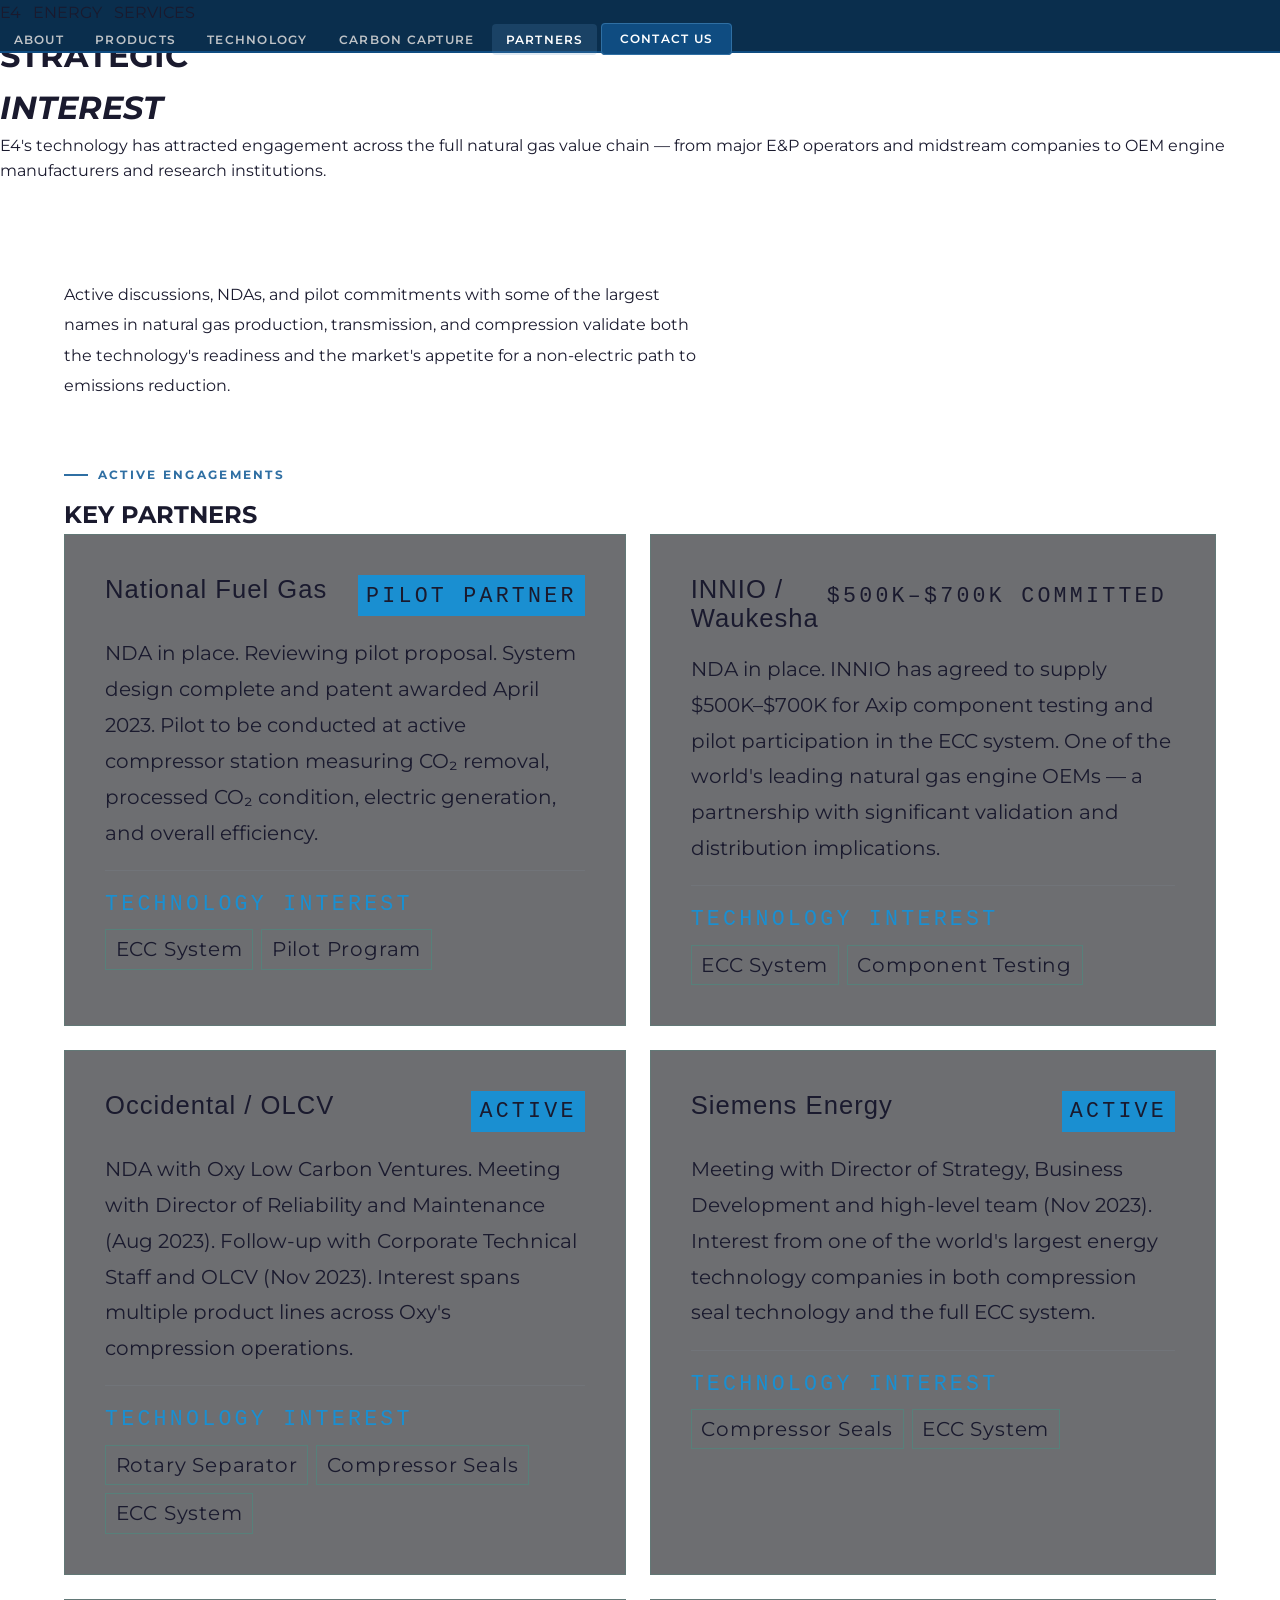
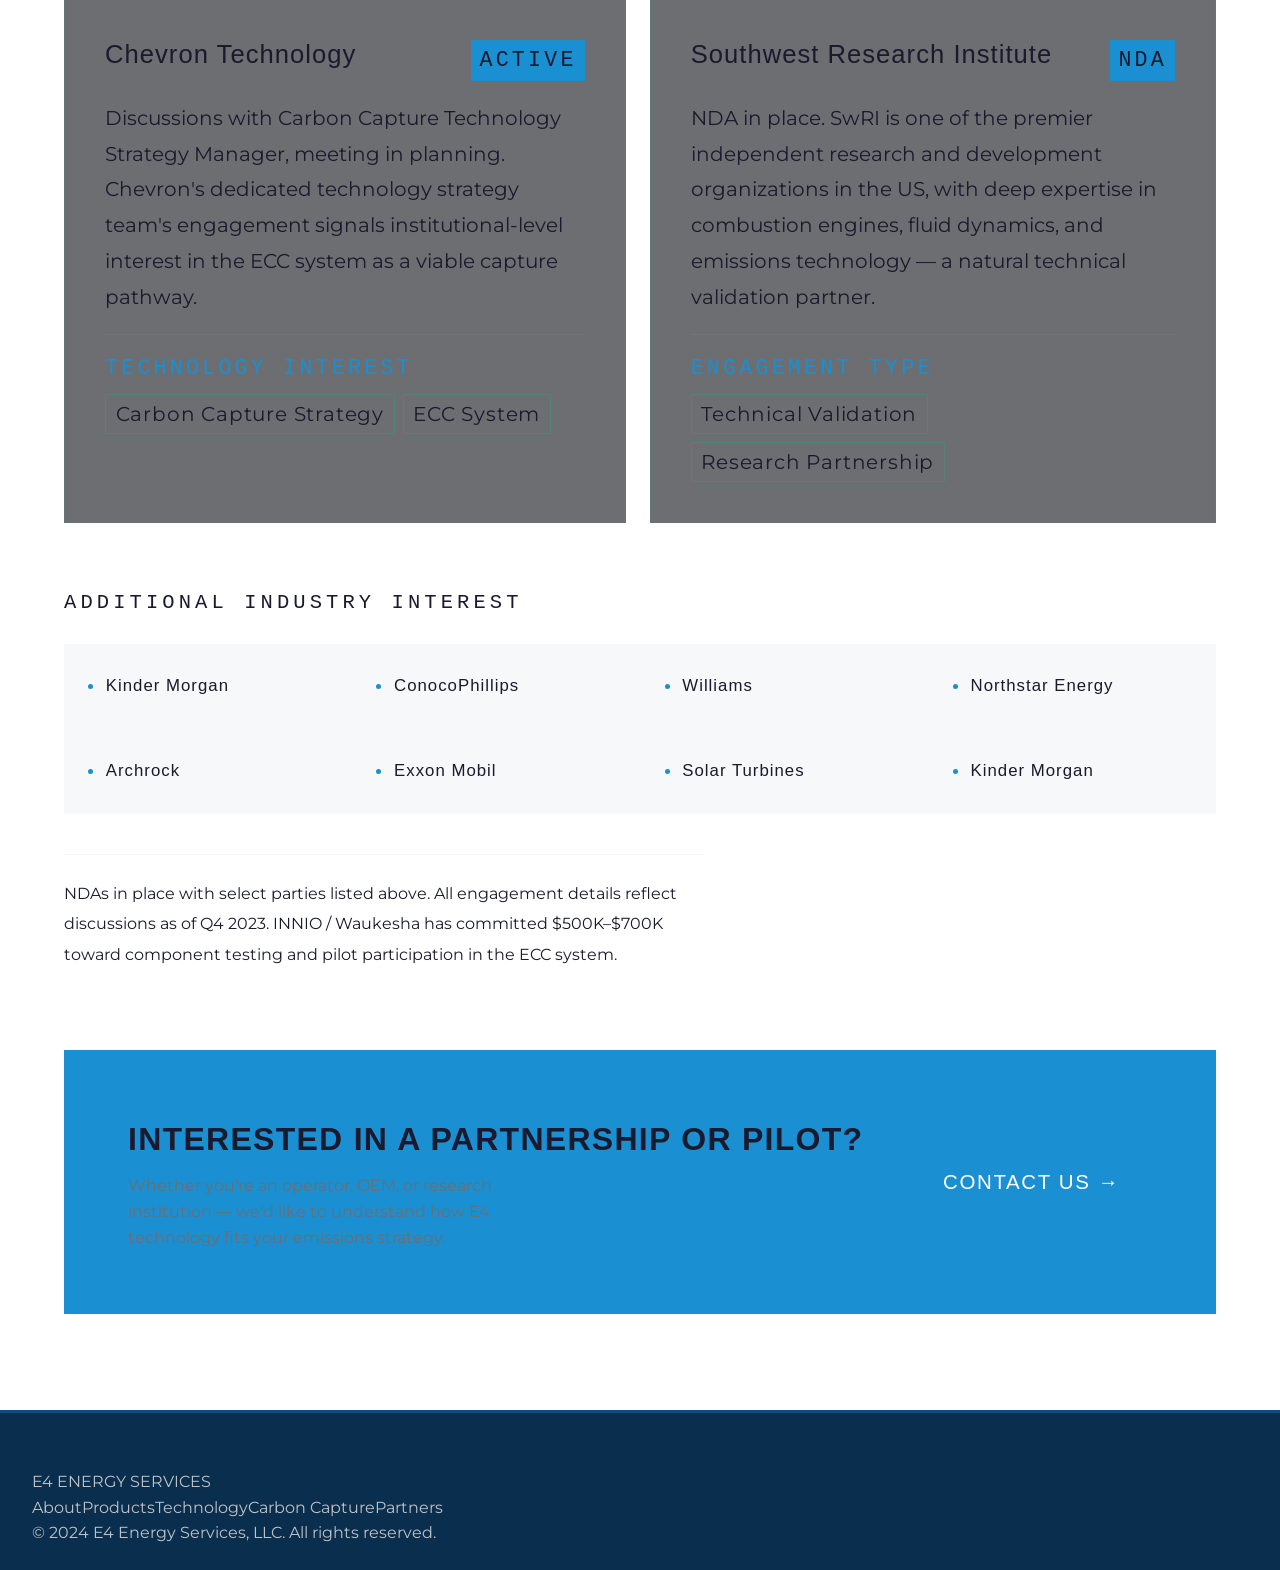
<file: partners.html>
<!DOCTYPE html>
<html lang="en">
<head>
<meta charset="UTF-8">
<meta name="viewport" content="width=device-width, initial-scale=1.0">
<title>Partners — E4 Energy Services</title>
<link rel="stylesheet" href="style.css">
<style>
  .partners-body { padding: 6rem 4rem; }

  .partners-body > p { color: var(--mist); max-width: 640px; margin-bottom: 4rem; font-size: 1rem; line-height: 1.9; }

  /* featured partners */
  .featured-partners { display: grid; grid-template-columns: 1fr 1fr; gap: 1.5rem; margin-bottom: 4rem; }
  .partner-card {
    background: var(--steel); border: 1px solid rgba(0,200,160,0.1);
    padding: 2.5rem; transition: border-color 0.3s, transform 0.3s;
  }
  .partner-card:hover { border-color: rgba(0,200,160,0.35); transform: translateY(-3px); }
  .partner-card-header { display: flex; align-items: flex-start; justify-content: space-between; margin-bottom: 1.2rem; }
  .partner-name-big {
    font-family: 'Bebas Neue', sans-serif; font-size: 1.6rem;
    letter-spacing: 0.04em; line-height: 1.1;
  }
  .partner-status {
    font-family: 'DM Mono', monospace; font-size: 1.35rem;
    letter-spacing: 0.15em; text-transform: uppercase;
    color: var(--ink); background: var(--accent);
    padding: 0.2rem 0.5rem; white-space: nowrap;
  }
  .partner-status.committed { background: var(--gold); }
  .partner-detail { font-size: 1.28rem; color: var(--mist); line-height: 1.75; }
  .partner-interest {
    margin-top: 1.2rem; padding-top: 1rem;
    border-top: 1px solid rgba(143,165,187,0.1);
  }
  .partner-interest-label {
    font-family: 'DM Mono', monospace; font-size: 1.35rem;
    letter-spacing: 0.15em; text-transform: uppercase; color: var(--accent); margin-bottom: 0.5rem;
  }
  .interest-tags { display: flex; gap: 0.5rem; flex-wrap: wrap; }
  .interest-tag {
    border: 1px solid rgba(0,200,160,0.2); color: var(--mist);
    padding: 0.2rem 0.6rem; font-size: 1.25rem; letter-spacing: 0.04em;
  }

  /* additional partners grid */
  .additional-label {
    font-family: 'DM Mono', monospace; font-size: 1.28rem;
    letter-spacing: 0.2em; text-transform: uppercase; color: var(--mid);
    margin: 4rem 0 1.5rem;
  }
  .additional-grid {
    display: grid; grid-template-columns: repeat(4, 1fr);
    gap: 1px; background: rgba(143,165,187,0.08);
  }
  .additional-cell {
    background: var(--ink); padding: 1.8rem 1.5rem;
    display: flex; align-items: center; gap: 0.8rem;
    transition: background 0.2s;
  }
  .additional-cell:hover { background: var(--steel); }
  .additional-dot { width: 5px; height: 5px; border-radius: 50%; background: var(--accent); flex-shrink: 0; }
  .additional-name {
    font-family: 'Bebas Neue', sans-serif; font-size: 1.05rem;
    letter-spacing: 0.06em; color: var(--mist);
    transition: color 0.2s;
  }
  .additional-cell:hover .additional-name { color: var(--white); }

  .footnote {
    margin-top: 2.5rem; font-size: 1.13rem; color: var(--mid);
    line-height: 1.7; border-top: 1px solid rgba(143,165,187,0.08); padding-top: 1.5rem;
  }

  .cta-band {
    background: var(--accent); margin-top: 5rem; padding: 4rem;
    display: flex; justify-content: space-between; align-items: center; gap: 2rem;
  }
  .cta-band h3 { font-family: 'Bebas Neue', sans-serif; font-size: 2rem; letter-spacing: 0.04em; color: var(--ink); }
  .cta-band p { color: var(--steel); max-width: 440px; margin-top: 0.5rem; }
  .btn-dark {
    background: var(--ink); color: var(--white);
    padding: 0.85rem 2rem; text-decoration: none;
    font-family: 'DM Sans', sans-serif; font-size: 1.28rem;
    letter-spacing: 0.08em; text-transform: uppercase;
    transition: background 0.2s; white-space: nowrap; flex-shrink: 0;
  }
  .btn-dark:hover { background: var(--steel); }
</style>
</head>
<body>

<div class="page-hero">
  <div class="section-label page-hero-label">Industry Engagement</div>
  <h1>STRATEGIC<br><em>INTEREST</em></h1>
  <p>E4's technology has attracted engagement across the full natural gas value chain — from major E&amp;P operators and midstream companies to OEM engine manufacturers and research institutions.</p>
</div>

<div class="partners-body">
  <p>Active discussions, NDAs, and pilot commitments with some of the largest names in natural gas production, transmission, and compression validate both the technology's readiness and the market's appetite for a non-electric path to emissions reduction.</p>

  <div class="section-label">Active Engagements</div>
  <h2 class="section-h2">KEY PARTNERS</h2>

  <div class="featured-partners">

    <div class="partner-card reveal">
      <div class="partner-card-header">
        <div class="partner-name-big">National Fuel Gas</div>
        <div class="partner-status">Pilot Partner</div>
      </div>
      <p class="partner-detail">NDA in place. Reviewing pilot proposal. System design complete and patent awarded April 2023. Pilot to be conducted at active compressor station measuring CO₂ removal, processed CO₂ condition, electric generation, and overall efficiency.</p>
      <div class="partner-interest">
        <div class="partner-interest-label">Technology Interest</div>
        <div class="interest-tags">
          <span class="interest-tag">ECC System</span>
          <span class="interest-tag">Pilot Program</span>
        </div>
      </div>
    </div>

    <div class="partner-card reveal">
      <div class="partner-card-header">
        <div class="partner-name-big">INNIO / Waukesha</div>
        <div class="partner-status committed">$500K–$700K Committed</div>
      </div>
      <p class="partner-detail">NDA in place. INNIO has agreed to supply $500K–$700K for Axip component testing and pilot participation in the ECC system. One of the world's leading natural gas engine OEMs — a partnership with significant validation and distribution implications.</p>
      <div class="partner-interest">
        <div class="partner-interest-label">Technology Interest</div>
        <div class="interest-tags">
          <span class="interest-tag">ECC System</span>
          <span class="interest-tag">Component Testing</span>
        </div>
      </div>
    </div>

    <div class="partner-card reveal">
      <div class="partner-card-header">
        <div class="partner-name-big">Occidental / OLCV</div>
        <div class="partner-status">Active</div>
      </div>
      <p class="partner-detail">NDA with Oxy Low Carbon Ventures. Meeting with Director of Reliability and Maintenance (Aug 2023). Follow-up with Corporate Technical Staff and OLCV (Nov 2023). Interest spans multiple product lines across Oxy's compression operations.</p>
      <div class="partner-interest">
        <div class="partner-interest-label">Technology Interest</div>
        <div class="interest-tags">
          <span class="interest-tag">Rotary Separator</span>
          <span class="interest-tag">Compressor Seals</span>
          <span class="interest-tag">ECC System</span>
        </div>
      </div>
    </div>

    <div class="partner-card reveal">
      <div class="partner-card-header">
        <div class="partner-name-big">Siemens Energy</div>
        <div class="partner-status">Active</div>
      </div>
      <p class="partner-detail">Meeting with Director of Strategy, Business Development and high-level team (Nov 2023). Interest from one of the world's largest energy technology companies in both compression seal technology and the full ECC system.</p>
      <div class="partner-interest">
        <div class="partner-interest-label">Technology Interest</div>
        <div class="interest-tags">
          <span class="interest-tag">Compressor Seals</span>
          <span class="interest-tag">ECC System</span>
        </div>
      </div>
    </div>

    <div class="partner-card reveal">
      <div class="partner-card-header">
        <div class="partner-name-big">Chevron Technology</div>
        <div class="partner-status">Active</div>
      </div>
      <p class="partner-detail">Discussions with Carbon Capture Technology Strategy Manager, meeting in planning. Chevron's dedicated technology strategy team's engagement signals institutional-level interest in the ECC system as a viable capture pathway.</p>
      <div class="partner-interest">
        <div class="partner-interest-label">Technology Interest</div>
        <div class="interest-tags">
          <span class="interest-tag">Carbon Capture Strategy</span>
          <span class="interest-tag">ECC System</span>
        </div>
      </div>
    </div>

    <div class="partner-card reveal">
      <div class="partner-card-header">
        <div class="partner-name-big">Southwest Research Institute</div>
        <div class="partner-status">NDA</div>
      </div>
      <p class="partner-detail">NDA in place. SwRI is one of the premier independent research and development organizations in the US, with deep expertise in combustion engines, fluid dynamics, and emissions technology — a natural technical validation partner.</p>
      <div class="partner-interest">
        <div class="partner-interest-label">Engagement Type</div>
        <div class="interest-tags">
          <span class="interest-tag">Technical Validation</span>
          <span class="interest-tag">Research Partnership</span>
        </div>
      </div>
    </div>

  </div>

  <div class="additional-label">Additional Industry Interest</div>
  <div class="additional-grid">
    <div class="additional-cell reveal"><div class="additional-dot"></div><div class="additional-name">Kinder Morgan</div></div>
    <div class="additional-cell reveal"><div class="additional-dot"></div><div class="additional-name">ConocoPhillips</div></div>
    <div class="additional-cell reveal"><div class="additional-dot"></div><div class="additional-name">Williams</div></div>
    <div class="additional-cell reveal"><div class="additional-dot"></div><div class="additional-name">Northstar Energy</div></div>
    <div class="additional-cell reveal"><div class="additional-dot"></div><div class="additional-name">Archrock</div></div>
    <div class="additional-cell reveal"><div class="additional-dot"></div><div class="additional-name">Exxon Mobil</div></div>
    <div class="additional-cell reveal"><div class="additional-dot"></div><div class="additional-name">Solar Turbines</div></div>
    <div class="additional-cell reveal"><div class="additional-dot"></div><div class="additional-name">Kinder Morgan</div></div>
  </div>

  <p class="footnote">NDAs in place with select parties listed above. All engagement details reflect discussions as of Q4 2023. INNIO / Waukesha has committed $500K–$700K toward component testing and pilot participation in the ECC system.</p>

  <div class="cta-band reveal">
    <div>
      <h3>INTERESTED IN A PARTNERSHIP OR PILOT?</h3>
      <p>Whether you're an operator, OEM, or research institution — we'd like to understand how E4 technology fits your emissions strategy.</p>
    </div>
    <a href="contact.html" class="btn-dark">Contact Us →</a>
  </div>
</div>

<script src="shared.js"></script>
<script>initPage('partners');</script>
</body>
</html>
</file>
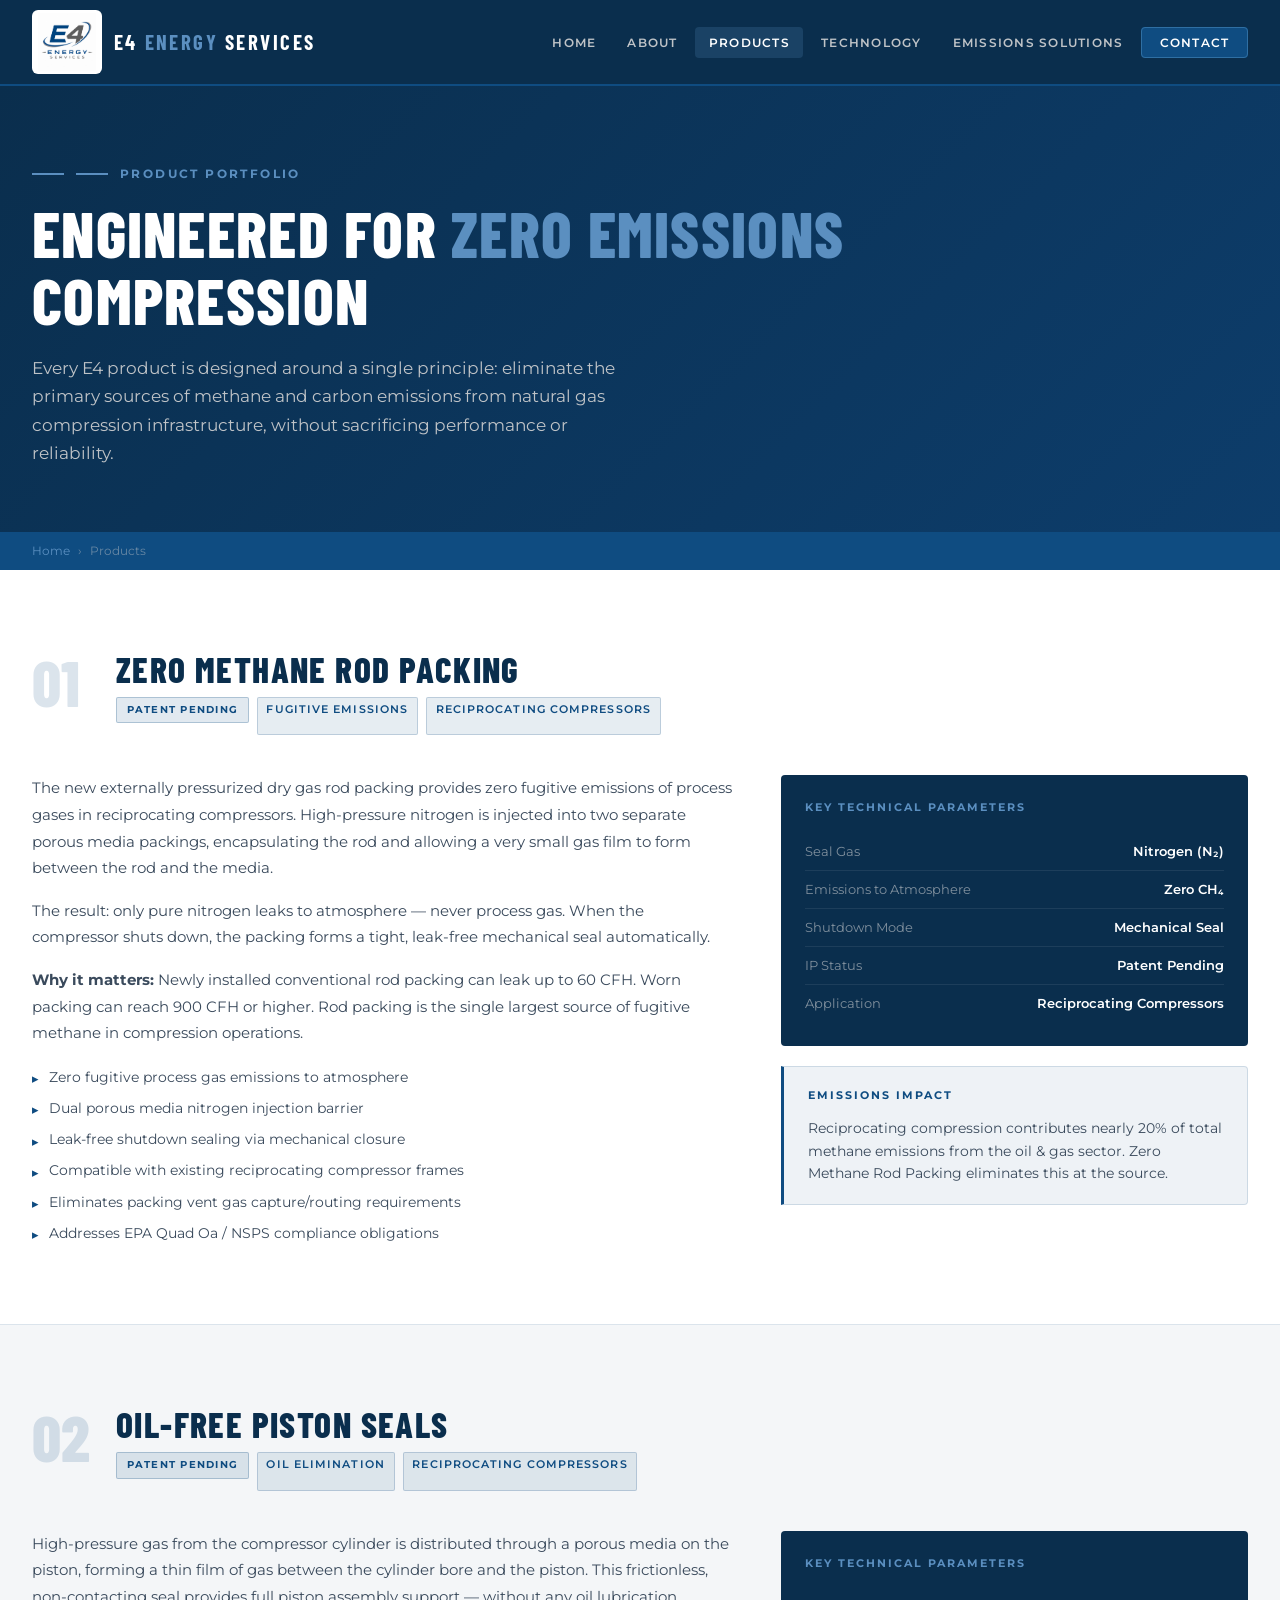
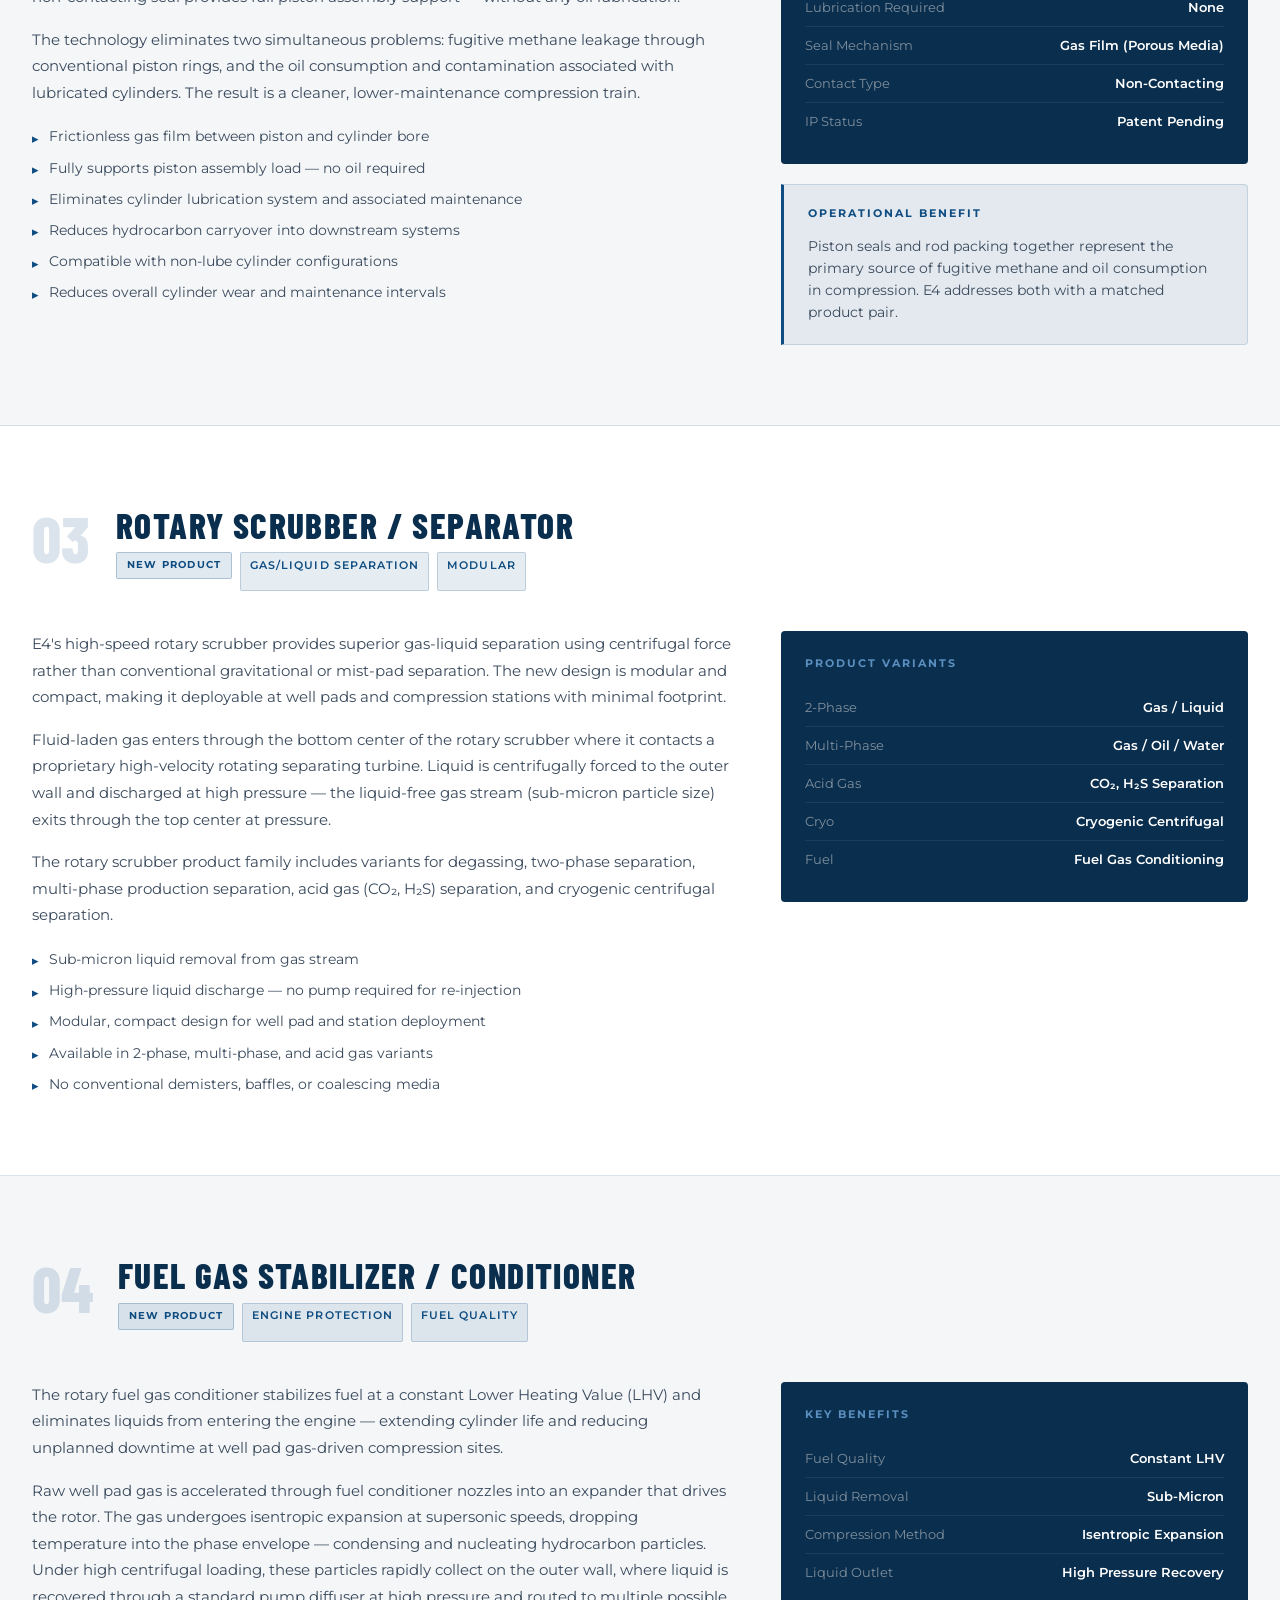
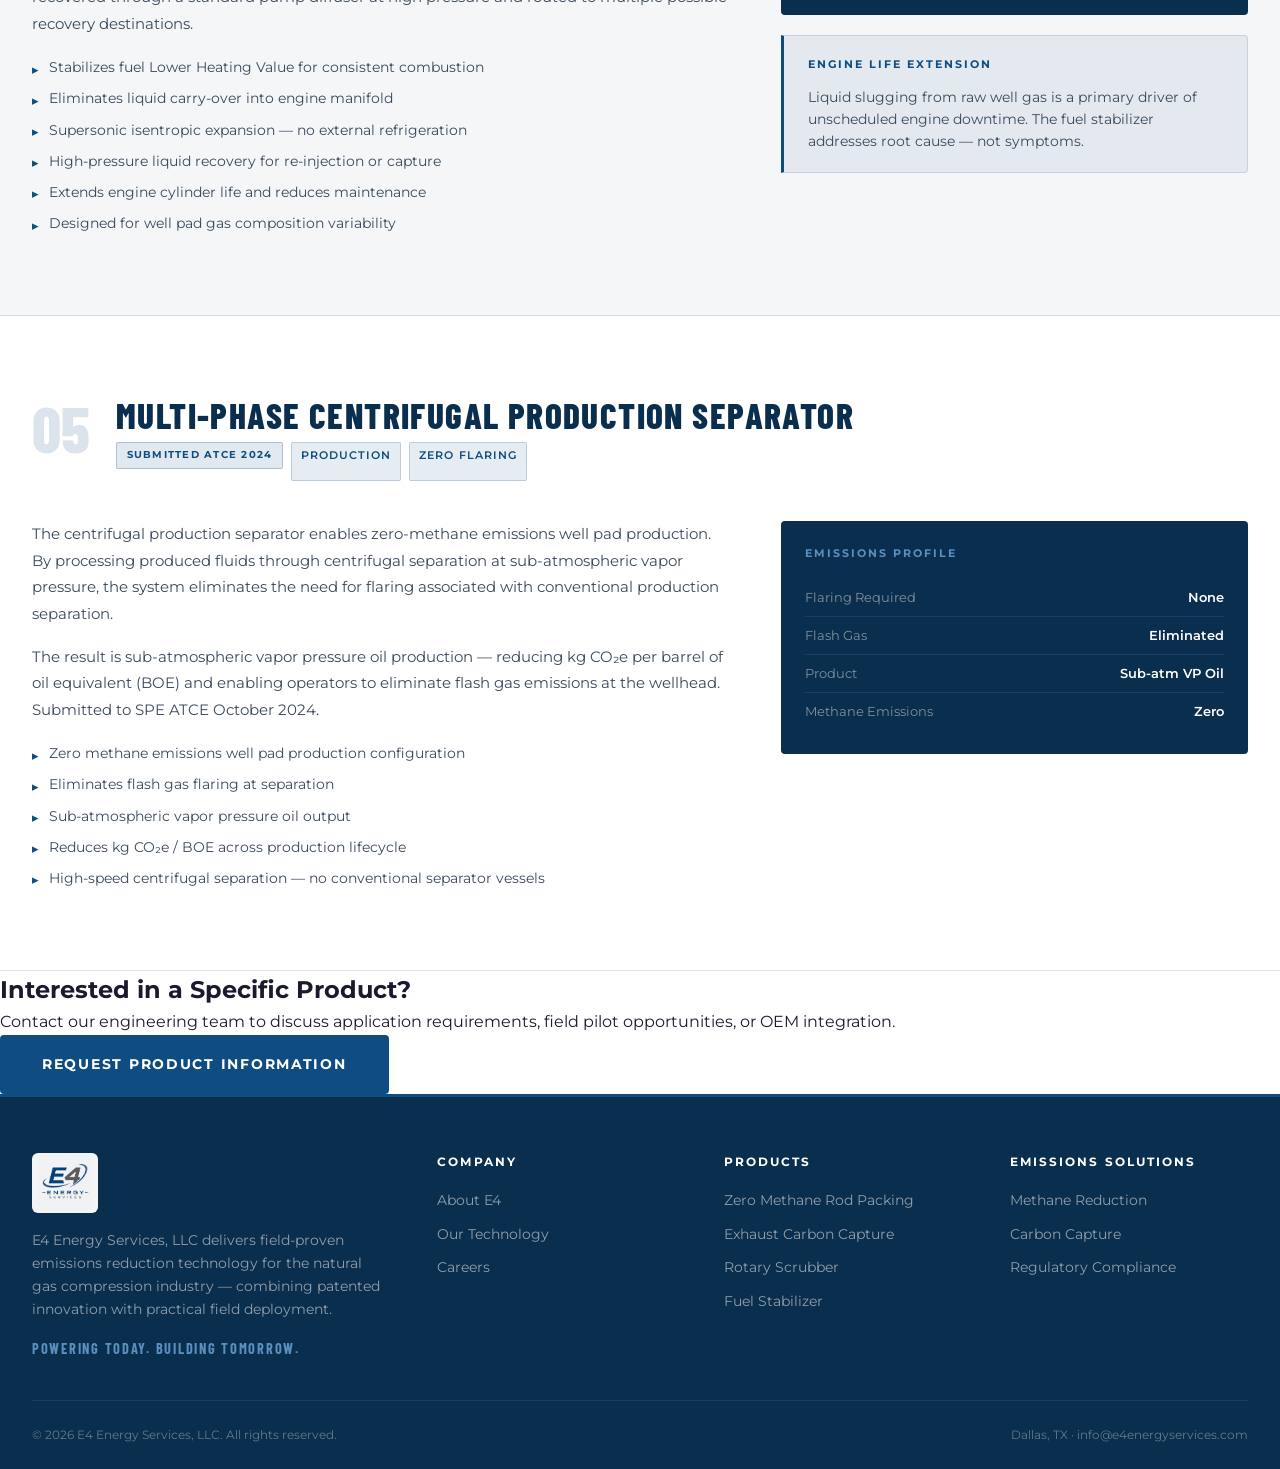
<file: products.html>
<!DOCTYPE html>
<html lang="en">
<head>
  <meta charset="UTF-8">
  <meta name="viewport" content="width=device-width, initial-scale=1.0">
  <title>Products — E4 Energy Services, LLC</title>
  <meta name="description" content="E4 Energy Services product portfolio: Zero Methane Rod Packing, Oil-Free Piston Seals, Rotary Scrubbers, Fuel Stabilizers, and Exhaust Carbon Capture.">
  <link rel="stylesheet" href="style.css">
  <style>
    .products-hero {
      background: linear-gradient(135deg, var(--dark-navy) 0%, #0d3d6b 100%);
      padding: 5rem 2rem 4rem;
    }

    .product-section {
      padding: 5rem 2rem;
      border-bottom: 1px solid var(--border);
    }
    .product-section:nth-child(even) { background: var(--off-white); }

    .product-header {
      display: flex;
      align-items: flex-start;
      gap: 1.5rem;
      margin-bottom: 2.5rem;
    }

    .product-number {
      font-family: var(--font-head);
      font-size: 4rem;
      font-weight: 800;
      color: var(--border);
      line-height: 1;
      min-width: 60px;
      color: rgba(15,76,129,0.15);
    }

    .product-title-block h2 {
      font-family: var(--font-head);
      font-size: 2.2rem;
      font-weight: 800;
      letter-spacing: 0.04em;
      text-transform: uppercase;
      color: var(--dark-navy);
      line-height: 1.1;
      margin-bottom: 0.5rem;
    }

    .product-title-block .badges {
      display: flex;
      gap: 0.5rem;
      flex-wrap: wrap;
    }

    .product-body {
      display: grid;
      grid-template-columns: 3fr 2fr;
      gap: 3rem;
      align-items: start;
    }

    .product-desc p {
      font-size: 0.95rem;
      color: var(--text-mid);
      line-height: 1.75;
      margin-bottom: 1rem;
    }

    .feature-list {
      list-style: none;
      display: flex;
      flex-direction: column;
      gap: 0.6rem;
      margin-top: 1.25rem;
    }

    .feature-list li {
      display: flex;
      align-items: flex-start;
      gap: 0.6rem;
      font-size: 0.9rem;
      color: var(--text-mid);
      line-height: 1.5;
    }

    .feature-list li::before {
      content: '▸';
      color: var(--navy);
      font-size: 0.8rem;
      margin-top: 0.15rem;
      flex-shrink: 0;
    }

    .product-sidebar {
      display: flex;
      flex-direction: column;
      gap: 1.25rem;
    }

    .spec-box {
      background: var(--dark-navy);
      color: var(--white);
      border-radius: var(--radius);
      padding: 1.5rem;
    }

    .spec-box h4 {
      font-family: var(--font-body);
      font-size: 0.7rem;
      font-weight: 700;
      letter-spacing: 0.18em;
      text-transform: uppercase;
      color: var(--light-blue);
      margin-bottom: 1rem;
    }

    .spec-item {
      display: flex;
      justify-content: space-between;
      align-items: center;
      padding: 0.5rem 0;
      border-bottom: 1px solid rgba(255,255,255,0.08);
      font-size: 0.82rem;
    }
    .spec-item:last-child { border-bottom: none; }
    .spec-item .spec-label { color: rgba(191,195,199,0.65); }
    .spec-item .spec-val { color: var(--white); font-weight: 600; }

    .benefit-box {
      background: rgba(15,76,129,0.07);
      border: 1px solid var(--border);
      border-left: 3px solid var(--navy);
      border-radius: 0 var(--radius) var(--radius) 0;
      padding: 1.25rem 1.5rem;
    }

    .benefit-box h4 {
      font-family: var(--font-body);
      font-size: 0.7rem;
      font-weight: 700;
      letter-spacing: 0.18em;
      text-transform: uppercase;
      color: var(--navy);
      margin-bottom: 0.75rem;
    }

    .benefit-box p {
      font-size: 0.87rem;
      color: var(--text-mid);
      line-height: 1.6;
    }

    @media (max-width: 768px) {
      .product-body { grid-template-columns: 1fr; }
      .product-header { flex-direction: column; gap: 0.5rem; }
      .product-number { font-size: 2.5rem; }
    }
  </style>
</head>
<body>
<div id="nav-placeholder"></div>
<div class="page-content">

  <!-- HERO -->
  <section class="products-hero">
    <div class="section-inner">
      <div class="hero-eyebrow" style="color:var(--light-blue);margin-bottom:1rem;">
        <span style="display:block;width:32px;height:2px;background:var(--light-blue);"></span>
        Product Portfolio
      </div>
      <h1 style="font-family:var(--font-head);font-size:clamp(2.5rem,5vw,4rem);font-weight:800;text-transform:uppercase;color:var(--white);letter-spacing:0.02em;line-height:1.05;margin-bottom:1.25rem;">
        Engineered for <em style="font-style:normal;color:var(--light-blue);">Zero Emissions</em><br>Compression
      </h1>
      <p style="color:var(--light-gray);font-size:1.05rem;max-width:620px;line-height:1.7;">
        Every E4 product is designed around a single principle: eliminate the primary sources of methane and carbon emissions from natural gas compression infrastructure, without sacrificing performance or reliability.
      </p>
    </div>
  </section>

  <!-- BREADCRUMB -->
  <div class="breadcrumb">
    <div class="breadcrumb-inner">
      <a href="index.html">Home</a>
      <span>›</span>
      <span>Products</span>
    </div>
  </div>

  <!-- PRODUCT 1: ROD PACKING -->
  <section class="product-section" id="rod-packing">
    <div class="section-inner">
      <div class="product-header">
        <div class="product-number">01</div>
        <div class="product-title-block">
          <h2>Zero Methane Rod Packing</h2>
          <div class="badges">
            <span class="card-badge badge-patent">Patent Pending</span>
            <span class="tag">Fugitive Emissions</span>
            <span class="tag">Reciprocating Compressors</span>
          </div>
        </div>
      </div>
      <div class="product-body">
        <div class="product-desc">
          <p>The new externally pressurized dry gas rod packing provides zero fugitive emissions of process gases in reciprocating compressors. High-pressure nitrogen is injected into two separate porous media packings, encapsulating the rod and allowing a very small gas film to form between the rod and the media.</p>
          <p>The result: only pure nitrogen leaks to atmosphere — never process gas. When the compressor shuts down, the packing forms a tight, leak-free mechanical seal automatically.</p>
          <p><strong>Why it matters:</strong> Newly installed conventional rod packing can leak up to 60 CFH. Worn packing can reach 900 CFH or higher. Rod packing is the single largest source of fugitive methane in compression operations.</p>
          <ul class="feature-list">
            <li>Zero fugitive process gas emissions to atmosphere</li>
            <li>Dual porous media nitrogen injection barrier</li>
            <li>Leak-free shutdown sealing via mechanical closure</li>
            <li>Compatible with existing reciprocating compressor frames</li>
            <li>Eliminates packing vent gas capture/routing requirements</li>
            <li>Addresses EPA Quad Oa / NSPS compliance obligations</li>
          </ul>
        </div>
        <div class="product-sidebar">
          <div class="spec-box">
            <h4>Key Technical Parameters</h4>
            <div class="spec-item"><span class="spec-label">Seal Gas</span><span class="spec-val">Nitrogen (N₂)</span></div>
            <div class="spec-item"><span class="spec-label">Emissions to Atmosphere</span><span class="spec-val">Zero CH₄</span></div>
            <div class="spec-item"><span class="spec-label">Shutdown Mode</span><span class="spec-val">Mechanical Seal</span></div>
            <div class="spec-item"><span class="spec-label">IP Status</span><span class="spec-val">Patent Pending</span></div>
            <div class="spec-item"><span class="spec-label">Application</span><span class="spec-val">Reciprocating Compressors</span></div>
          </div>
          <div class="benefit-box">
            <h4>Emissions Impact</h4>
            <p>Reciprocating compression contributes nearly 20% of total methane emissions from the oil &amp; gas sector. Zero Methane Rod Packing eliminates this at the source.</p>
          </div>
        </div>
      </div>
    </div>
  </section>

  <!-- PRODUCT 2: PISTON SEALS -->
  <section class="product-section" id="piston-seals">
    <div class="section-inner">
      <div class="product-header">
        <div class="product-number">02</div>
        <div class="product-title-block">
          <h2>Oil-Free Piston Seals</h2>
          <div class="badges">
            <span class="card-badge badge-patent">Patent Pending</span>
            <span class="tag">Oil Elimination</span>
            <span class="tag">Reciprocating Compressors</span>
          </div>
        </div>
      </div>
      <div class="product-body">
        <div class="product-desc">
          <p>High-pressure gas from the compressor cylinder is distributed through a porous media on the piston, forming a thin film of gas between the cylinder bore and the piston. This frictionless, non-contacting seal provides full piston assembly support — without any oil lubrication.</p>
          <p>The technology eliminates two simultaneous problems: fugitive methane leakage through conventional piston rings, and the oil consumption and contamination associated with lubricated cylinders. The result is a cleaner, lower-maintenance compression train.</p>
          <ul class="feature-list">
            <li>Frictionless gas film between piston and cylinder bore</li>
            <li>Fully supports piston assembly load — no oil required</li>
            <li>Eliminates cylinder lubrication system and associated maintenance</li>
            <li>Reduces hydrocarbon carryover into downstream systems</li>
            <li>Compatible with non-lube cylinder configurations</li>
            <li>Reduces overall cylinder wear and maintenance intervals</li>
          </ul>
        </div>
        <div class="product-sidebar">
          <div class="spec-box">
            <h4>Key Technical Parameters</h4>
            <div class="spec-item"><span class="spec-label">Lubrication Required</span><span class="spec-val">None</span></div>
            <div class="spec-item"><span class="spec-label">Seal Mechanism</span><span class="spec-val">Gas Film (Porous Media)</span></div>
            <div class="spec-item"><span class="spec-label">Contact Type</span><span class="spec-val">Non-Contacting</span></div>
            <div class="spec-item"><span class="spec-label">IP Status</span><span class="spec-val">Patent Pending</span></div>
          </div>
          <div class="benefit-box">
            <h4>Operational Benefit</h4>
            <p>Piston seals and rod packing together represent the primary source of fugitive methane and oil consumption in compression. E4 addresses both with a matched product pair.</p>
          </div>
        </div>
      </div>
    </div>
  </section>

  <!-- PRODUCT 3: ROTARY SCRUBBER -->
  <section class="product-section" id="rotary">
    <div class="section-inner">
      <div class="product-header">
        <div class="product-number">03</div>
        <div class="product-title-block">
          <h2>Rotary Scrubber / Separator</h2>
          <div class="badges">
            <span class="card-badge badge-patent">New Product</span>
            <span class="tag">Gas/Liquid Separation</span>
            <span class="tag">Modular</span>
          </div>
        </div>
      </div>
      <div class="product-body">
        <div class="product-desc">
          <p>E4's high-speed rotary scrubber provides superior gas-liquid separation using centrifugal force rather than conventional gravitational or mist-pad separation. The new design is modular and compact, making it deployable at well pads and compression stations with minimal footprint.</p>
          <p>Fluid-laden gas enters through the bottom center of the rotary scrubber where it contacts a proprietary high-velocity rotating separating turbine. Liquid is centrifugally forced to the outer wall and discharged at high pressure — the liquid-free gas stream (sub-micron particle size) exits through the top center at pressure.</p>
          <p>The rotary scrubber product family includes variants for degassing, two-phase separation, multi-phase production separation, acid gas (CO₂, H₂S) separation, and cryogenic centrifugal separation.</p>
          <ul class="feature-list">
            <li>Sub-micron liquid removal from gas stream</li>
            <li>High-pressure liquid discharge — no pump required for re-injection</li>
            <li>Modular, compact design for well pad and station deployment</li>
            <li>Available in 2-phase, multi-phase, and acid gas variants</li>
            <li>No conventional demisters, baffles, or coalescing media</li>
          </ul>
        </div>
        <div class="product-sidebar">
          <div class="spec-box">
            <h4>Product Variants</h4>
            <div class="spec-item"><span class="spec-label">2-Phase</span><span class="spec-val">Gas / Liquid</span></div>
            <div class="spec-item"><span class="spec-label">Multi-Phase</span><span class="spec-val">Gas / Oil / Water</span></div>
            <div class="spec-item"><span class="spec-label">Acid Gas</span><span class="spec-val">CO₂, H₂S Separation</span></div>
            <div class="spec-item"><span class="spec-label">Cryo</span><span class="spec-val">Cryogenic Centrifugal</span></div>
            <div class="spec-item"><span class="spec-label">Fuel</span><span class="spec-val">Fuel Gas Conditioning</span></div>
          </div>
        </div>
      </div>
    </div>
  </section>

  <!-- PRODUCT 4: FUEL STABILIZER -->
  <section class="product-section" id="fuel">
    <div class="section-inner">
      <div class="product-header">
        <div class="product-number">04</div>
        <div class="product-title-block">
          <h2>Fuel Gas Stabilizer / Conditioner</h2>
          <div class="badges">
            <span class="card-badge badge-patent">New Product</span>
            <span class="tag">Engine Protection</span>
            <span class="tag">Fuel Quality</span>
          </div>
        </div>
      </div>
      <div class="product-body">
        <div class="product-desc">
          <p>The rotary fuel gas conditioner stabilizes fuel at a constant Lower Heating Value (LHV) and eliminates liquids from entering the engine — extending cylinder life and reducing unplanned downtime at well pad gas-driven compression sites.</p>
          <p>Raw well pad gas is accelerated through fuel conditioner nozzles into an expander that drives the rotor. The gas undergoes isentropic expansion at supersonic speeds, dropping temperature into the phase envelope — condensing and nucleating hydrocarbon particles. Under high centrifugal loading, these particles rapidly collect on the outer wall, where liquid is recovered through a standard pump diffuser at high pressure and routed to multiple possible recovery destinations.</p>
          <ul class="feature-list">
            <li>Stabilizes fuel Lower Heating Value for consistent combustion</li>
            <li>Eliminates liquid carry-over into engine manifold</li>
            <li>Supersonic isentropic expansion — no external refrigeration</li>
            <li>High-pressure liquid recovery for re-injection or capture</li>
            <li>Extends engine cylinder life and reduces maintenance</li>
            <li>Designed for well pad gas composition variability</li>
          </ul>
        </div>
        <div class="product-sidebar">
          <div class="spec-box">
            <h4>Key Benefits</h4>
            <div class="spec-item"><span class="spec-label">Fuel Quality</span><span class="spec-val">Constant LHV</span></div>
            <div class="spec-item"><span class="spec-label">Liquid Removal</span><span class="spec-val">Sub-Micron</span></div>
            <div class="spec-item"><span class="spec-label">Compression Method</span><span class="spec-val">Isentropic Expansion</span></div>
            <div class="spec-item"><span class="spec-label">Liquid Outlet</span><span class="spec-val">High Pressure Recovery</span></div>
          </div>
          <div class="benefit-box">
            <h4>Engine Life Extension</h4>
            <p>Liquid slugging from raw well gas is a primary driver of unscheduled engine downtime. The fuel stabilizer addresses root cause — not symptoms.</p>
          </div>
        </div>
      </div>
    </div>
  </section>

  <!-- PRODUCT 5: PRODUCTION SEPARATOR -->
  <section class="product-section" id="separator">
    <div class="section-inner">
      <div class="product-header">
        <div class="product-number">05</div>
        <div class="product-title-block">
          <h2>Multi-Phase Centrifugal Production Separator</h2>
          <div class="badges">
            <span class="card-badge badge-patent">Submitted ATCE 2024</span>
            <span class="tag">Production</span>
            <span class="tag">Zero Flaring</span>
          </div>
        </div>
      </div>
      <div class="product-body">
        <div class="product-desc">
          <p>The centrifugal production separator enables zero-methane emissions well pad production. By processing produced fluids through centrifugal separation at sub-atmospheric vapor pressure, the system eliminates the need for flaring associated with conventional production separation.</p>
          <p>The result is sub-atmospheric vapor pressure oil production — reducing kg CO₂e per barrel of oil equivalent (BOE) and enabling operators to eliminate flash gas emissions at the wellhead. Submitted to SPE ATCE October 2024.</p>
          <ul class="feature-list">
            <li>Zero methane emissions well pad production configuration</li>
            <li>Eliminates flash gas flaring at separation</li>
            <li>Sub-atmospheric vapor pressure oil output</li>
            <li>Reduces kg CO₂e / BOE across production lifecycle</li>
            <li>High-speed centrifugal separation — no conventional separator vessels</li>
          </ul>
        </div>
        <div class="product-sidebar">
          <div class="spec-box">
            <h4>Emissions Profile</h4>
            <div class="spec-item"><span class="spec-label">Flaring Required</span><span class="spec-val">None</span></div>
            <div class="spec-item"><span class="spec-label">Flash Gas</span><span class="spec-val">Eliminated</span></div>
            <div class="spec-item"><span class="spec-label">Product</span><span class="spec-val">Sub-atm VP Oil</span></div>
            <div class="spec-item"><span class="spec-label">Methane Emissions</span><span class="spec-val">Zero</span></div>
          </div>
        </div>
      </div>
    </div>
  </section>

  <!-- CTA -->
  <div class="cta-banner">
    <h2>Interested in a Specific Product?</h2>
    <p>Contact our engineering team to discuss application requirements, field pilot opportunities, or OEM integration.</p>
    <a href="contact.html" class="btn btn-primary" style="font-size:0.9rem;padding:1rem 2.5rem;">Request Product Information</a>
  </div>

</div>
<div id="footer-placeholder"></div>
<script src="nav.js"></script>
</body>
</html>
</file>
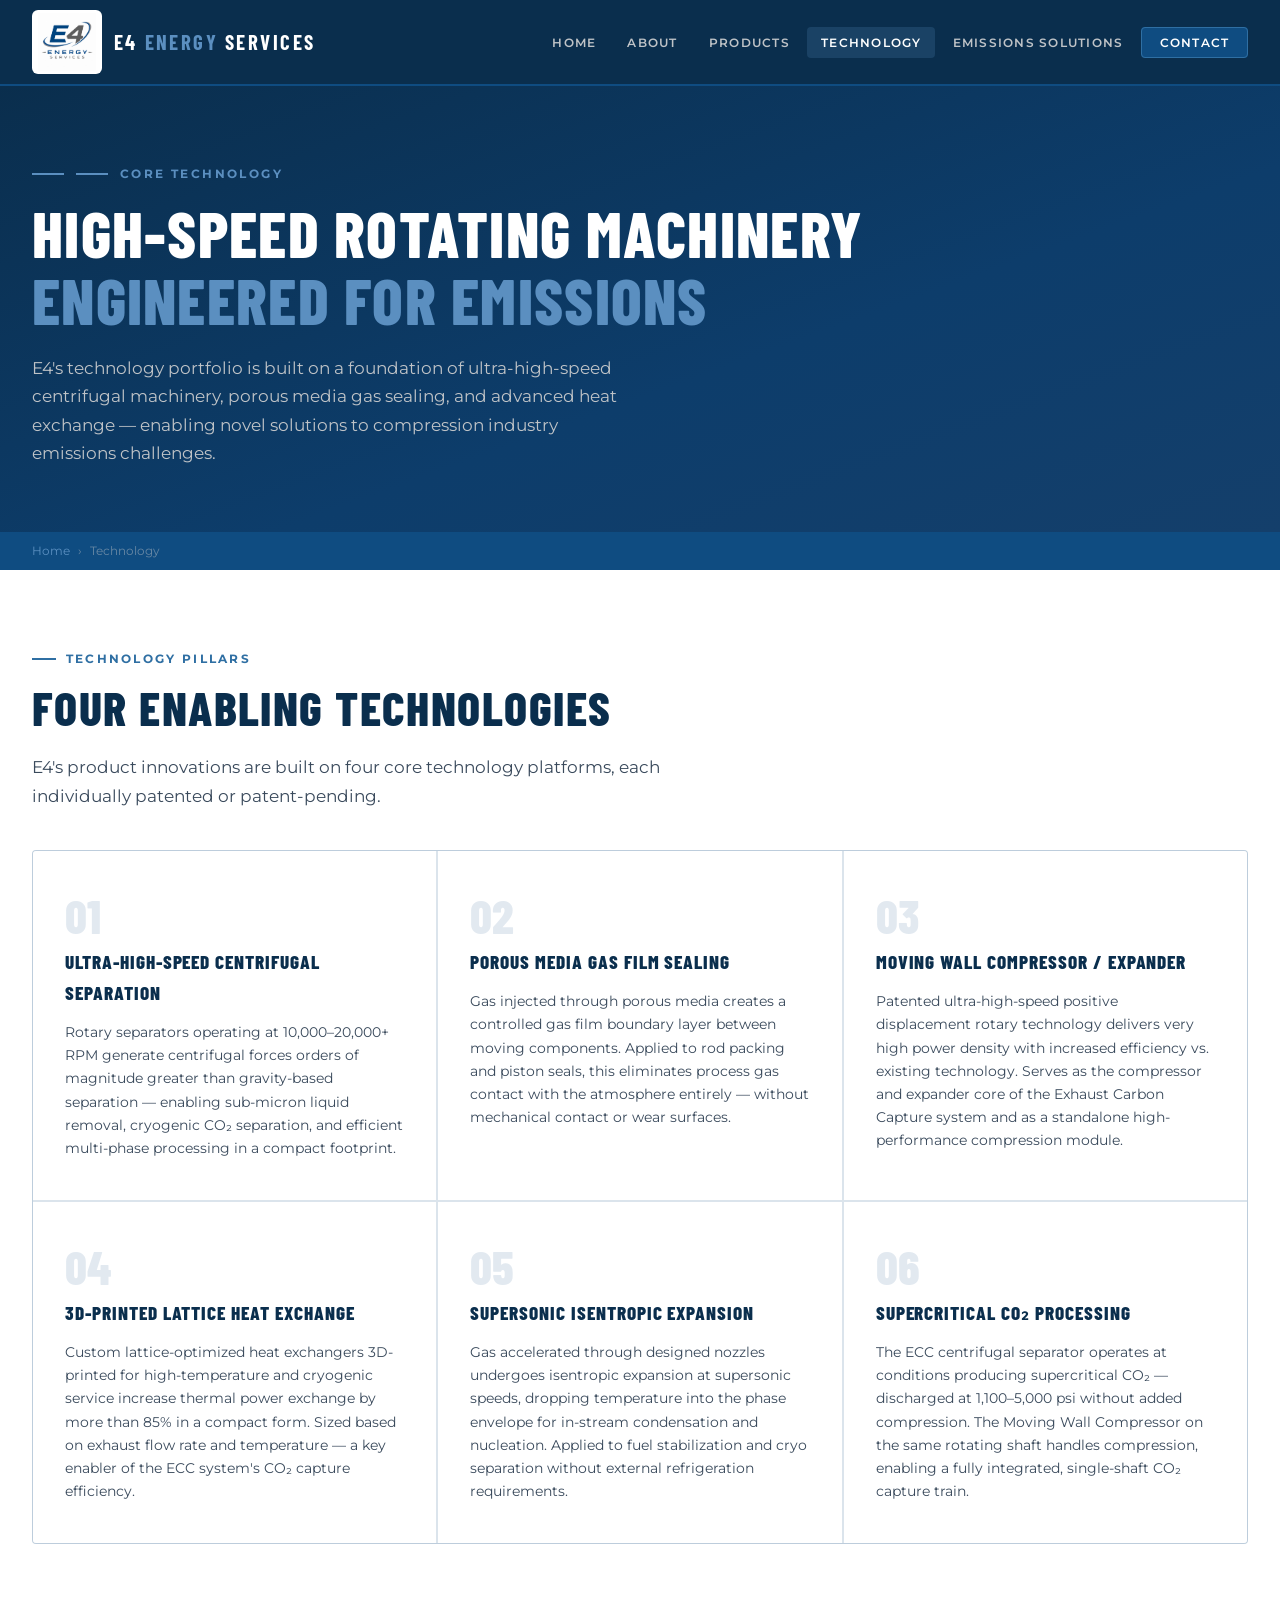
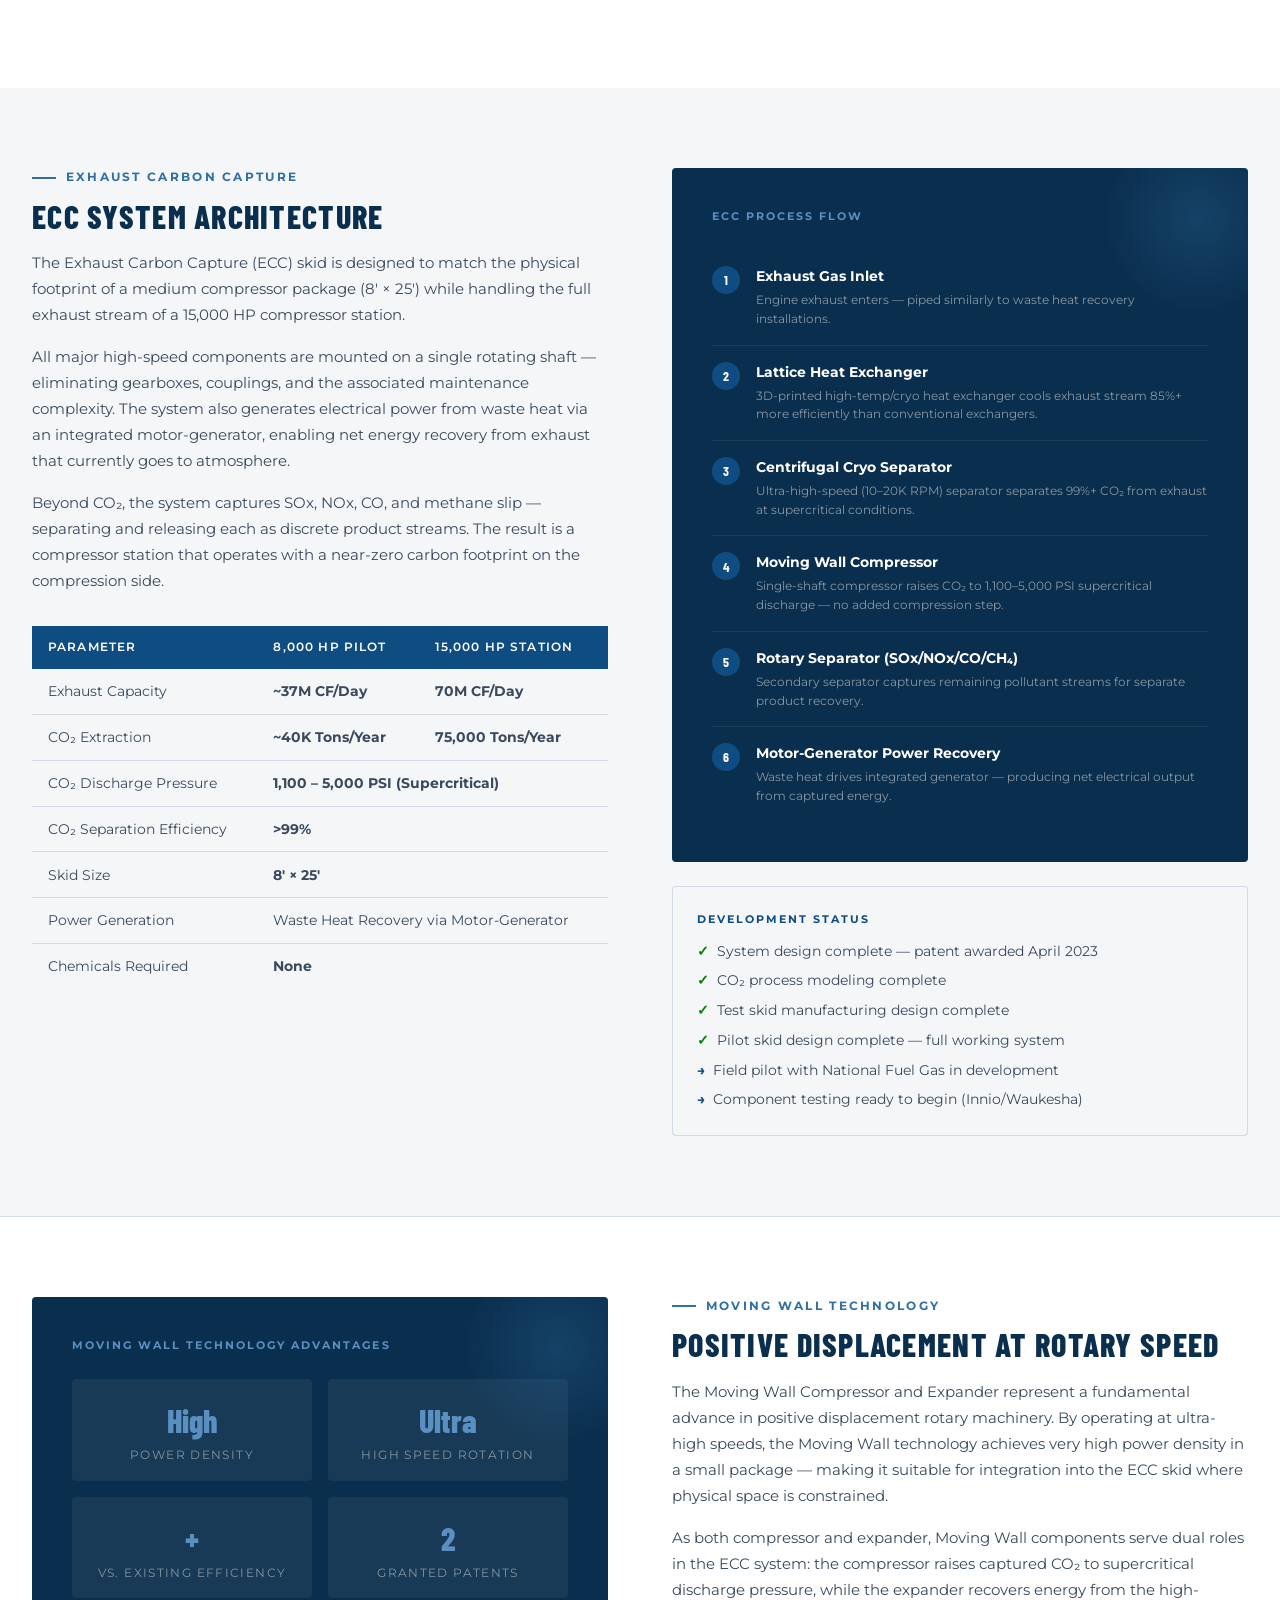
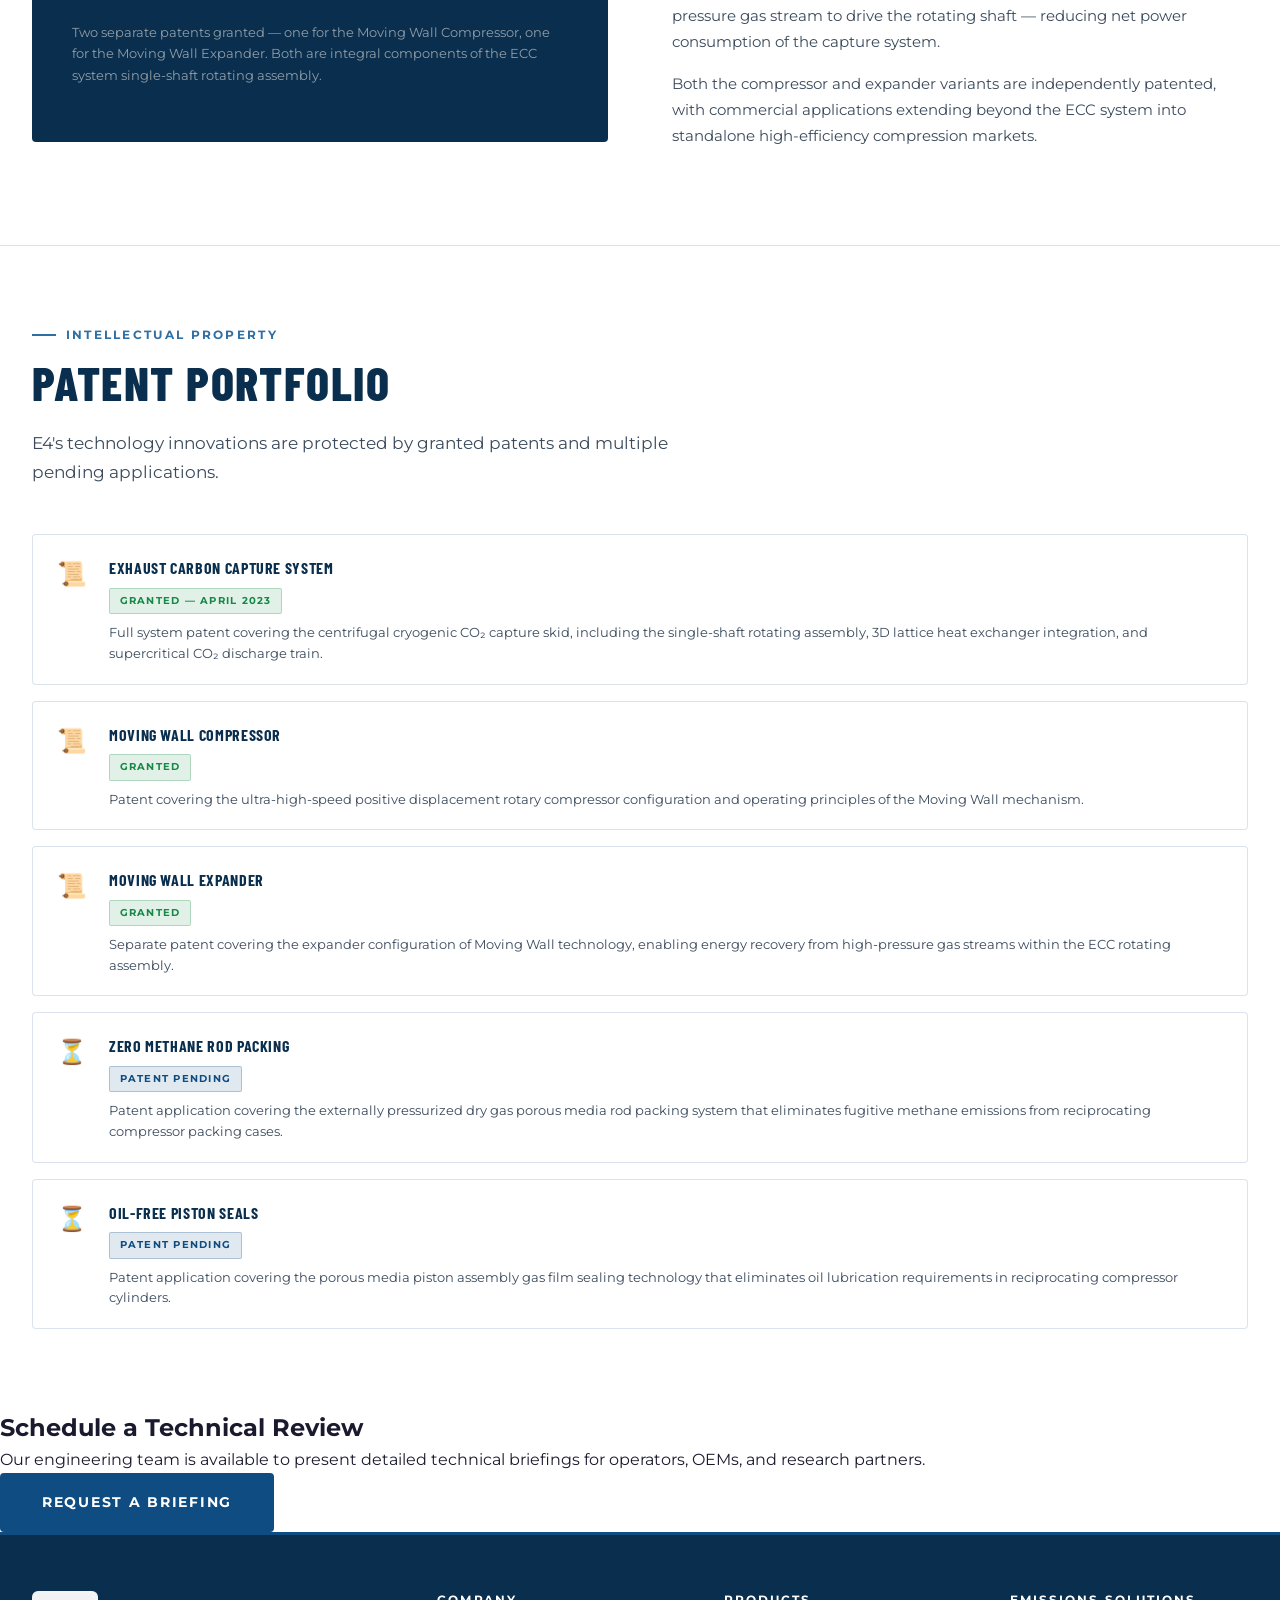
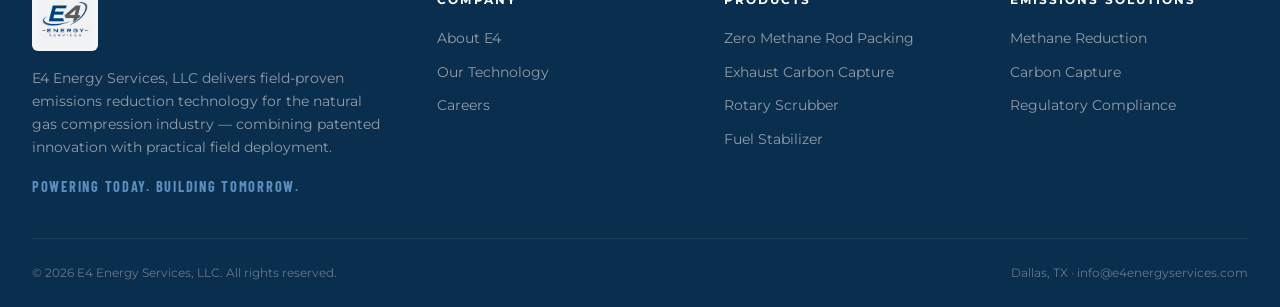
<file: technology.html>
<!DOCTYPE html>
<html lang="en">
<head>
  <meta charset="UTF-8">
  <meta name="viewport" content="width=device-width, initial-scale=1.0">
  <title>Technology — E4 Energy Services, LLC</title>
  <link rel="stylesheet" href="style.css">
  <style>
    .tech-hero {
      background: linear-gradient(160deg, #0A2E4D 0%, #0d3d6b 60%, #143f6b 100%);
      padding: 5rem 2rem 4rem;
    }

    /* Core tech pillars */
    .pillar-grid {
      display: grid;
      grid-template-columns: repeat(3, 1fr);
      gap: 2px;
      background: var(--border);
      border: 1px solid var(--border);
      border-radius: var(--radius);
      overflow: hidden;
      margin-bottom: 4rem;
    }

    .pillar {
      background: var(--white);
      padding: 2.5rem 2rem;
      transition: background var(--transition);
    }
    .pillar:hover { background: var(--off-white); }

    .pillar-num {
      font-family: var(--font-head);
      font-size: 3rem;
      font-weight: 800;
      color: rgba(15,76,129,0.12);
      line-height: 1;
      margin-bottom: 0.5rem;
    }

    .pillar h3 {
      font-family: var(--font-head);
      font-size: 1.2rem;
      font-weight: 800;
      letter-spacing: 0.05em;
      text-transform: uppercase;
      color: var(--dark-navy);
      margin-bottom: 0.75rem;
    }

    .pillar p {
      font-size: 0.88rem;
      color: var(--text-mid);
      line-height: 1.65;
    }

    /* Deep dive sections */
    .tech-deep {
      padding: 5rem 2rem;
      border-bottom: 1px solid var(--border);
    }
    .tech-deep:nth-child(even) { background: var(--off-white); }

    .tech-deep-inner {
      max-width: 1280px;
      margin: 0 auto;
      display: grid;
      grid-template-columns: 1fr 1fr;
      gap: 4rem;
      align-items: start;
    }

    .tech-deep h2 {
      font-family: var(--font-head);
      font-size: 2rem;
      font-weight: 800;
      letter-spacing: 0.04em;
      text-transform: uppercase;
      color: var(--dark-navy);
      line-height: 1.1;
      margin-bottom: 1rem;
    }

    .tech-deep p {
      font-size: 0.93rem;
      color: var(--text-mid);
      line-height: 1.75;
      margin-bottom: 1rem;
    }

    .tech-visual {
      background: var(--dark-navy);
      border-radius: var(--radius);
      padding: 2.5rem;
      color: var(--white);
      position: relative;
      overflow: hidden;
    }

    .tech-visual::before {
      content: '';
      position: absolute;
      top: -50px; right: -50px;
      width: 200px; height: 200px;
      background: radial-gradient(circle, rgba(47,111,163,0.3) 0%, transparent 70%);
    }

    .tech-visual h4 {
      font-family: var(--font-body);
      font-size: 0.7rem;
      font-weight: 700;
      letter-spacing: 0.18em;
      text-transform: uppercase;
      color: var(--light-blue);
      margin-bottom: 1.5rem;
    }

    .tech-flow-step {
      display: flex;
      gap: 1rem;
      align-items: flex-start;
      padding: 1rem 0;
      border-bottom: 1px solid rgba(255,255,255,0.07);
    }
    .tech-flow-step:last-child { border-bottom: none; }

    .step-num {
      width: 28px; height: 28px;
      background: var(--navy);
      border-radius: 50%;
      display: flex;
      align-items: center;
      justify-content: center;
      font-family: var(--font-head);
      font-size: 0.85rem;
      font-weight: 700;
      color: var(--white);
      flex-shrink: 0;
    }

    .step-content h5 {
      font-size: 0.85rem;
      font-weight: 700;
      color: var(--white);
      margin-bottom: 0.2rem;
    }
    .step-content p {
      font-size: 0.78rem;
      color: rgba(191,195,199,0.7);
      line-height: 1.5;
      margin: 0;
    }

    /* ECC data table */
    .data-table {
      width: 100%;
      border-collapse: collapse;
      font-size: 0.88rem;
    }
    .data-table th {
      background: var(--navy);
      color: var(--white);
      font-family: var(--font-body);
      font-size: 0.72rem;
      font-weight: 600;
      letter-spacing: 0.1em;
      text-transform: uppercase;
      padding: 0.75rem 1rem;
      text-align: left;
    }
    .data-table td {
      padding: 0.7rem 1rem;
      border-bottom: 1px solid var(--border);
      color: var(--text-mid);
    }
    .data-table tr:last-child td { border-bottom: none; }
    .data-table tr:hover td { background: var(--off-white); }

    .data-highlight {
      font-weight: 700;
      color: var(--navy);
    }

    /* Patent list */
    .patent-list {
      list-style: none;
      display: flex;
      flex-direction: column;
      gap: 1rem;
    }

    .patent-item {
      display: flex;
      align-items: flex-start;
      gap: 1rem;
      padding: 1.25rem 1.5rem;
      background: var(--white);
      border: 1px solid var(--border);
      border-radius: var(--radius);
    }

    .patent-icon {
      font-size: 1.5rem;
      min-width: 36px;
    }

    .patent-info h4 {
      font-family: var(--font-head);
      font-size: 1rem;
      font-weight: 700;
      letter-spacing: 0.04em;
      text-transform: uppercase;
      color: var(--dark-navy);
      margin-bottom: 0.3rem;
    }
    .patent-info p {
      font-size: 0.83rem;
      color: var(--text-mid);
      line-height: 1.55;
      margin: 0;
    }

    @media (max-width: 768px) {
      .pillar-grid { grid-template-columns: 1fr; gap: 0; }
      .tech-deep-inner { grid-template-columns: 1fr; gap: 2.5rem; }
    }
  </style>
</head>
<body>
<div id="nav-placeholder"></div>
<div class="page-content">

  <section class="tech-hero">
    <div class="section-inner">
      <div class="hero-eyebrow" style="color:var(--light-blue);margin-bottom:1rem;">
        <span style="display:block;width:32px;height:2px;background:var(--light-blue);"></span>
        Core Technology
      </div>
      <h1 style="font-family:var(--font-head);font-size:clamp(2.5rem,5vw,4rem);font-weight:800;text-transform:uppercase;color:var(--white);letter-spacing:0.02em;line-height:1.05;margin-bottom:1.25rem;">
        High-Speed Rotating Machinery<br>
        <span style="color:var(--light-blue);">Engineered for Emissions</span>
      </h1>
      <p style="color:var(--light-gray);font-size:1.05rem;max-width:600px;line-height:1.7;">
        E4's technology portfolio is built on a foundation of ultra-high-speed centrifugal machinery, porous media gas sealing, and advanced heat exchange — enabling novel solutions to compression industry emissions challenges.
      </p>
    </div>
  </section>

  <div class="breadcrumb">
    <div class="breadcrumb-inner">
      <a href="index.html">Home</a><span>›</span>
      <span>Technology</span>
    </div>
  </div>

  <!-- PILLARS -->
  <section class="section">
    <div class="section-inner">
      <div class="section-label">Technology Pillars</div>
      <h2 class="section-title">Four Enabling Technologies</h2>
      <p class="section-subtitle" style="margin-bottom:2.5rem;">E4's product innovations are built on four core technology platforms, each individually patented or patent-pending.</p>

      <div class="pillar-grid">
        <div class="pillar">
          <div class="pillar-num">01</div>
          <h3>Ultra-High-Speed Centrifugal Separation</h3>
          <p>Rotary separators operating at 10,000–20,000+ RPM generate centrifugal forces orders of magnitude greater than gravity-based separation — enabling sub-micron liquid removal, cryogenic CO₂ separation, and efficient multi-phase processing in a compact footprint.</p>
        </div>
        <div class="pillar">
          <div class="pillar-num">02</div>
          <h3>Porous Media Gas Film Sealing</h3>
          <p>Gas injected through porous media creates a controlled gas film boundary layer between moving components. Applied to rod packing and piston seals, this eliminates process gas contact with the atmosphere entirely — without mechanical contact or wear surfaces.</p>
        </div>
        <div class="pillar">
          <div class="pillar-num">03</div>
          <h3>Moving Wall Compressor / Expander</h3>
          <p>Patented ultra-high-speed positive displacement rotary technology delivers very high power density with increased efficiency vs. existing technology. Serves as the compressor and expander core of the Exhaust Carbon Capture system and as a standalone high-performance compression module.</p>
        </div>
        <div class="pillar">
          <div class="pillar-num">04</div>
          <h3>3D-Printed Lattice Heat Exchange</h3>
          <p>Custom lattice-optimized heat exchangers 3D-printed for high-temperature and cryogenic service increase thermal power exchange by more than 85% in a compact form. Sized based on exhaust flow rate and temperature — a key enabler of the ECC system's CO₂ capture efficiency.</p>
        </div>
        <div class="pillar">
          <div class="pillar-num">05</div>
          <h3>Supersonic Isentropic Expansion</h3>
          <p>Gas accelerated through designed nozzles undergoes isentropic expansion at supersonic speeds, dropping temperature into the phase envelope for in-stream condensation and nucleation. Applied to fuel stabilization and cryo separation without external refrigeration requirements.</p>
        </div>
        <div class="pillar">
          <div class="pillar-num">06</div>
          <h3>Supercritical CO₂ Processing</h3>
          <p>The ECC centrifugal separator operates at conditions producing supercritical CO₂ — discharged at 1,100–5,000 psi without added compression. The Moving Wall Compressor on the same rotating shaft handles compression, enabling a fully integrated, single-shaft CO₂ capture train.</p>
        </div>
      </div>
    </div>
  </section>

  <!-- ECC DEEP DIVE -->
  <section class="tech-deep" id="ecc">
    <div class="tech-deep-inner">
      <div>
        <div class="section-label">Exhaust Carbon Capture</div>
        <h2>ECC System Architecture</h2>
        <p>The Exhaust Carbon Capture (ECC) skid is designed to match the physical footprint of a medium compressor package (8' × 25') while handling the full exhaust stream of a 15,000 HP compressor station.</p>
        <p>All major high-speed components are mounted on a single rotating shaft — eliminating gearboxes, couplings, and the associated maintenance complexity. The system also generates electrical power from waste heat via an integrated motor-generator, enabling net energy recovery from exhaust that currently goes to atmosphere.</p>
        <p>Beyond CO₂, the system captures SOx, NOx, CO, and methane slip — separating and releasing each as discrete product streams. The result is a compressor station that operates with a near-zero carbon footprint on the compression side.</p>

        <div style="margin-top:2rem;overflow-x:auto;">
          <table class="data-table">
            <thead>
              <tr>
                <th>Parameter</th>
                <th>8,000 HP Pilot</th>
                <th>15,000 HP Station</th>
              </tr>
            </thead>
            <tbody>
              <tr>
                <td>Exhaust Capacity</td>
                <td class="data-highlight">~37M CF/Day</td>
                <td class="data-highlight">70M CF/Day</td>
              </tr>
              <tr>
                <td>CO₂ Extraction</td>
                <td class="data-highlight">~40K Tons/Year</td>
                <td class="data-highlight">75,000 Tons/Year</td>
              </tr>
              <tr>
                <td>CO₂ Discharge Pressure</td>
                <td colspan="2" class="data-highlight">1,100 – 5,000 PSI (Supercritical)</td>
              </tr>
              <tr>
                <td>CO₂ Separation Efficiency</td>
                <td colspan="2" class="data-highlight">&gt;99%</td>
              </tr>
              <tr>
                <td>Skid Size</td>
                <td colspan="2" class="data-highlight">8' × 25'</td>
              </tr>
              <tr>
                <td>Power Generation</td>
                <td colspan="2">Waste Heat Recovery via Motor-Generator</td>
              </tr>
              <tr>
                <td>Chemicals Required</td>
                <td colspan="2" class="data-highlight">None</td>
              </tr>
            </tbody>
          </table>
        </div>
      </div>
      <div>
        <div class="tech-visual">
          <h4>ECC Process Flow</h4>
          <div class="tech-flow-step">
            <div class="step-num">1</div>
            <div class="step-content">
              <h5>Exhaust Gas Inlet</h5>
              <p>Engine exhaust enters — piped similarly to waste heat recovery installations.</p>
            </div>
          </div>
          <div class="tech-flow-step">
            <div class="step-num">2</div>
            <div class="step-content">
              <h5>Lattice Heat Exchanger</h5>
              <p>3D-printed high-temp/cryo heat exchanger cools exhaust stream 85%+ more efficiently than conventional exchangers.</p>
            </div>
          </div>
          <div class="tech-flow-step">
            <div class="step-num">3</div>
            <div class="step-content">
              <h5>Centrifugal Cryo Separator</h5>
              <p>Ultra-high-speed (10–20K RPM) separator separates 99%+ CO₂ from exhaust at supercritical conditions.</p>
            </div>
          </div>
          <div class="tech-flow-step">
            <div class="step-num">4</div>
            <div class="step-content">
              <h5>Moving Wall Compressor</h5>
              <p>Single-shaft compressor raises CO₂ to 1,100–5,000 PSI supercritical discharge — no added compression step.</p>
            </div>
          </div>
          <div class="tech-flow-step">
            <div class="step-num">5</div>
            <div class="step-content">
              <h5>Rotary Separator (SOx/NOx/CO/CH₄)</h5>
              <p>Secondary separator captures remaining pollutant streams for separate product recovery.</p>
            </div>
          </div>
          <div class="tech-flow-step">
            <div class="step-num">6</div>
            <div class="step-content">
              <h5>Motor-Generator Power Recovery</h5>
              <p>Waste heat drives integrated generator — producing net electrical output from captured energy.</p>
            </div>
          </div>
        </div>

        <div style="margin-top:1.5rem;background:var(--off-white);border:1px solid var(--border);border-radius:var(--radius);padding:1.5rem;">
          <div style="font-size:0.7rem;font-weight:700;letter-spacing:0.18em;text-transform:uppercase;color:var(--navy);margin-bottom:0.75rem;">Development Status</div>
          <ul style="list-style:none;display:flex;flex-direction:column;gap:0.5rem;">
            <li style="font-size:0.85rem;color:var(--text-mid);display:flex;gap:0.5rem;align-items:flex-start;"><span style="color:green;font-weight:700;">✓</span> System design complete — patent awarded April 2023</li>
            <li style="font-size:0.85rem;color:var(--text-mid);display:flex;gap:0.5rem;align-items:flex-start;"><span style="color:green;font-weight:700;">✓</span> CO₂ process modeling complete</li>
            <li style="font-size:0.85rem;color:var(--text-mid);display:flex;gap:0.5rem;align-items:flex-start;"><span style="color:green;font-weight:700;">✓</span> Test skid manufacturing design complete</li>
            <li style="font-size:0.85rem;color:var(--text-mid);display:flex;gap:0.5rem;align-items:flex-start;"><span style="color:green;font-weight:700;">✓</span> Pilot skid design complete — full working system</li>
            <li style="font-size:0.85rem;color:var(--text-mid);display:flex;gap:0.5rem;align-items:flex-start;"><span style="color:var(--navy);font-weight:700;">→</span> Field pilot with National Fuel Gas in development</li>
            <li style="font-size:0.85rem;color:var(--text-mid);display:flex;gap:0.5rem;align-items:flex-start;"><span style="color:var(--navy);font-weight:700;">→</span> Component testing ready to begin (Innio/Waukesha)</li>
          </ul>
        </div>
      </div>
    </div>
  </section>

  <!-- MOVING WALL DEEP DIVE -->
  <section class="tech-deep" id="moving-wall">
    <div class="tech-deep-inner">
      <div class="tech-visual">
        <h4>Moving Wall Technology Advantages</h4>
        <div style="display:grid;grid-template-columns:1fr 1fr;gap:1rem;margin-bottom:1.5rem;">
          <div style="text-align:center;padding:1rem;background:rgba(255,255,255,0.06);border-radius:4px;">
            <div style="font-family:var(--font-head);font-size:2rem;font-weight:800;color:var(--light-blue);">High</div>
            <div style="font-size:0.72rem;letter-spacing:0.12em;text-transform:uppercase;color:rgba(191,195,199,0.65);">Power Density</div>
          </div>
          <div style="text-align:center;padding:1rem;background:rgba(255,255,255,0.06);border-radius:4px;">
            <div style="font-family:var(--font-head);font-size:2rem;font-weight:800;color:var(--light-blue);">Ultra</div>
            <div style="font-size:0.72rem;letter-spacing:0.12em;text-transform:uppercase;color:rgba(191,195,199,0.65);">High Speed Rotation</div>
          </div>
          <div style="text-align:center;padding:1rem;background:rgba(255,255,255,0.06);border-radius:4px;">
            <div style="font-family:var(--font-head);font-size:2rem;font-weight:800;color:var(--light-blue);">+</div>
            <div style="font-size:0.72rem;letter-spacing:0.12em;text-transform:uppercase;color:rgba(191,195,199,0.65);">vs. Existing Efficiency</div>
          </div>
          <div style="text-align:center;padding:1rem;background:rgba(255,255,255,0.06);border-radius:4px;">
            <div style="font-family:var(--font-head);font-size:2rem;font-weight:800;color:var(--light-blue);">2</div>
            <div style="font-size:0.72rem;letter-spacing:0.12em;text-transform:uppercase;color:rgba(191,195,199,0.65);">Granted Patents</div>
          </div>
        </div>
        <p style="font-size:0.83rem;color:rgba(191,195,199,0.75);line-height:1.6;">
          Two separate patents granted — one for the Moving Wall Compressor, one for the Moving Wall Expander. Both are integral components of the ECC system single-shaft rotating assembly.
        </p>
      </div>
      <div>
        <div class="section-label">Moving Wall Technology</div>
        <h2>Positive Displacement at Rotary Speed</h2>
        <p>The Moving Wall Compressor and Expander represent a fundamental advance in positive displacement rotary machinery. By operating at ultra-high speeds, the Moving Wall technology achieves very high power density in a small package — making it suitable for integration into the ECC skid where physical space is constrained.</p>
        <p>As both compressor and expander, Moving Wall components serve dual roles in the ECC system: the compressor raises captured CO₂ to supercritical discharge pressure, while the expander recovers energy from the high-pressure gas stream to drive the rotating shaft — reducing net power consumption of the capture system.</p>
        <p>Both the compressor and expander variants are independently patented, with commercial applications extending beyond the ECC system into standalone high-efficiency compression markets.</p>
      </div>
    </div>
  </section>

  <!-- IP PORTFOLIO -->
  <section class="section">
    <div class="section-inner">
      <div class="section-label">Intellectual Property</div>
      <h2 class="section-title">Patent Portfolio</h2>
      <p class="section-subtitle">E4's technology innovations are protected by granted patents and multiple pending applications.</p>

      <ul class="patent-list">
        <li class="patent-item">
          <div class="patent-icon">📜</div>
          <div class="patent-info">
            <h4>Exhaust Carbon Capture System</h4>
            <span class="card-badge badge-granted" style="margin-bottom:0.5rem;">Granted — April 2023</span>
            <p>Full system patent covering the centrifugal cryogenic CO₂ capture skid, including the single-shaft rotating assembly, 3D lattice heat exchanger integration, and supercritical CO₂ discharge train.</p>
          </div>
        </li>
        <li class="patent-item">
          <div class="patent-icon">📜</div>
          <div class="patent-info">
            <h4>Moving Wall Compressor</h4>
            <span class="card-badge badge-granted" style="margin-bottom:0.5rem;">Granted</span>
            <p>Patent covering the ultra-high-speed positive displacement rotary compressor configuration and operating principles of the Moving Wall mechanism.</p>
          </div>
        </li>
        <li class="patent-item">
          <div class="patent-icon">📜</div>
          <div class="patent-info">
            <h4>Moving Wall Expander</h4>
            <span class="card-badge badge-granted" style="margin-bottom:0.5rem;">Granted</span>
            <p>Separate patent covering the expander configuration of Moving Wall technology, enabling energy recovery from high-pressure gas streams within the ECC rotating assembly.</p>
          </div>
        </li>
        <li class="patent-item">
          <div class="patent-icon">⏳</div>
          <div class="patent-info">
            <h4>Zero Methane Rod Packing</h4>
            <span class="card-badge badge-patent" style="margin-bottom:0.5rem;">Patent Pending</span>
            <p>Patent application covering the externally pressurized dry gas porous media rod packing system that eliminates fugitive methane emissions from reciprocating compressor packing cases.</p>
          </div>
        </li>
        <li class="patent-item">
          <div class="patent-icon">⏳</div>
          <div class="patent-info">
            <h4>Oil-Free Piston Seals</h4>
            <span class="card-badge badge-patent" style="margin-bottom:0.5rem;">Patent Pending</span>
            <p>Patent application covering the porous media piston assembly gas film sealing technology that eliminates oil lubrication requirements in reciprocating compressor cylinders.</p>
          </div>
        </li>
      </ul>
    </div>
  </section>

  <div class="cta-banner">
    <h2>Schedule a Technical Review</h2>
    <p>Our engineering team is available to present detailed technical briefings for operators, OEMs, and research partners.</p>
    <a href="contact.html" class="btn btn-primary" style="font-size:0.9rem;padding:1rem 2.5rem;">Request a Briefing</a>
  </div>

</div>
<div id="footer-placeholder"></div>
<script src="nav.js"></script>
</body>
</html>
</file>
<file: style.css>
/* ============================================
   E4 ENERGY SERVICES — SHARED STYLESHEET
   Brand: Navy #0F4C81 | Steel #6D6E71 | Dark Navy #0A2E4D
   ============================================ */

@import url('https://fonts.googleapis.com/css2?family=Montserrat:wght@300;400;500;600;700;800;900&family=Barlow+Condensed:wght@400;500;600;700;800&display=swap');

:root {
  --navy: #0F4C81;
  --dark-navy: #0A2E4D;
  --mid-blue: #2F6FA3;
  --light-blue: #5B8FC0;
  --steel: #6D6E71;
  --light-gray: #BFC3C7;
  --white: #FFFFFF;
  --off-white: #F4F6F8;
  --accent: #1A8FD1;
  --text-dark: #1A1A2E;
  --text-mid: #3a4a5c;
  --border: rgba(15, 76, 129, 0.15);

  --font-head: 'Barlow Condensed', 'Arial Narrow', sans-serif;
  --font-body: 'Montserrat', sans-serif;

  --radius: 4px;
  --shadow: 0 4px 24px rgba(10, 46, 77, 0.12);
  --shadow-lg: 0 12px 48px rgba(10, 46, 77, 0.2);
  --transition: 0.25s cubic-bezier(0.4, 0, 0.2, 1);
}

*, *::before, *::after { box-sizing: border-box; margin: 0; padding: 0; }

html { scroll-behavior: smooth; }

body {
  font-family: var(--font-body);
  color: var(--text-dark);
  background: var(--white);
  line-height: 1.6;
  font-size: 16px;
  -webkit-font-smoothing: antialiased;
}

img { max-width: 100%; display: block; }
a { color: inherit; text-decoration: none; }

/* ---- NAVIGATION ---- */
nav {
  position: fixed;
  top: 0; left: 0; right: 0;
  z-index: 1000;
  background: var(--dark-navy);
  border-bottom: 2px solid var(--navy);
}

.nav-inner {
  max-width: 1280px;
  margin: 0 auto;
  display: flex;
  align-items: center;
  justify-content: space-between;
  padding: 0 2rem;
  height: 84px;
}

.nav-logo {
  display: flex;
  align-items: center;
  gap: 0.75rem;
}

.nav-logo img {
  height: 64px;
  width: auto;
  background: var(--white);
  border-radius: 6px;
  padding: 3px 6px;
}

.nav-logo-text {
  font-family: var(--font-head);
  font-size: 1.3rem;
  font-weight: 700;
  letter-spacing: 0.12em;
  color: var(--white);
  text-transform: uppercase;
}

.nav-logo-text span {
  color: var(--light-blue);
}

.nav-links {
  display: flex;
  align-items: center;
  gap: 0.25rem;
  list-style: none;
}

.nav-links a {
  font-family: var(--font-body);
  font-size: 0.78rem;
  font-weight: 600;
  letter-spacing: 0.1em;
  text-transform: uppercase;
  color: var(--light-gray);
  padding: 0.5rem 0.85rem;
  border-radius: var(--radius);
  transition: color var(--transition), background var(--transition);
}

.nav-links a:hover,
.nav-links a.active {
  color: var(--white);
  background: rgba(91, 143, 192, 0.2);
}

.nav-cta {
  background: var(--navy) !important;
  color: var(--white) !important;
  border: 1px solid var(--mid-blue) !important;
  padding: 0.45rem 1.1rem !important;
}

.nav-cta:hover {
  background: var(--mid-blue) !important;
}

.nav-hamburger {
  display: none;
  flex-direction: column;
  gap: 5px;
  cursor: pointer;
  padding: 4px;
}
.nav-hamburger span {
  display: block;
  width: 24px; height: 2px;
  background: var(--white);
  transition: var(--transition);
}

/* ---- PAGE WRAPPER ---- */
.page-content {
  padding-top: 84px;
}

/* ---- HERO SECTIONS ---- */
.hero {
  background: linear-gradient(135deg, var(--dark-navy) 0%, #0d3d6b 50%, var(--navy) 100%);
  position: relative;
  overflow: hidden;
  min-height: 480px;
  display: flex;
  align-items: center;
}

.hero::before {
  content: '';
  position: absolute;
  inset: 0;
  background: url("data:image/svg+xml,%3Csvg width='60' height='60' viewBox='0 0 60 60' xmlns='http://www.w3.org/2000/svg'%3E%3Cg fill='none' fill-rule='evenodd'%3E%3Cg fill='%230F4C81' fill-opacity='0.15'%3E%3Cpath d='M36 34v-4h-2v4h-4v2h4v4h2v-4h4v-2h-4zm0-30V0h-2v4h-4v2h4v4h2V6h4V4h-4zM6 34v-4H4v4H0v2h4v4h2v-4h4v-2H6zM6 4V0H4v4H0v2h4v4h2V6h4V4H6z'/%3E%3C/g%3E%3C/g%3E%3C/svg%3E");
  opacity: 0.4;
}

.hero-inner {
  position: relative;
  z-index: 1;
  max-width: 1280px;
  margin: 0 auto;
  padding: 5rem 2rem;
  width: 100%;
}

.hero-eyebrow {
  font-family: var(--font-body);
  font-size: 0.75rem;
  font-weight: 700;
  letter-spacing: 0.2em;
  text-transform: uppercase;
  color: var(--light-blue);
  margin-bottom: 1rem;
  display: flex;
  align-items: center;
  gap: 0.75rem;
}

.hero-eyebrow::before {
  content: '';
  display: block;
  width: 32px; height: 2px;
  background: var(--light-blue);
}

.hero h1 {
  font-family: var(--font-head);
  font-size: clamp(2.8rem, 6vw, 5rem);
  font-weight: 800;
  letter-spacing: 0.02em;
  color: var(--white);
  line-height: 1.05;
  margin-bottom: 1.5rem;
  text-transform: uppercase;
}

.hero h1 em {
  font-style: normal;
  color: var(--light-blue);
}

.hero p {
  font-size: 1.1rem;
  color: var(--light-gray);
  max-width: 580px;
  margin-bottom: 2.5rem;
  line-height: 1.7;
}

/* ---- BUTTONS ---- */
.btn {
  display: inline-flex;
  align-items: center;
  gap: 0.5rem;
  font-family: var(--font-body);
  font-size: 0.82rem;
  font-weight: 700;
  letter-spacing: 0.12em;
  text-transform: uppercase;
  padding: 0.9rem 2rem;
  border-radius: var(--radius);
  border: 2px solid transparent;
  cursor: pointer;
  transition: all var(--transition);
}

.btn-primary {
  background: var(--navy);
  color: var(--white);
  border-color: var(--navy);
}
.btn-primary:hover {
  background: var(--mid-blue);
  border-color: var(--mid-blue);
}

.btn-outline {
  background: transparent;
  color: var(--white);
  border-color: rgba(255,255,255,0.4);
}
.btn-outline:hover {
  border-color: var(--white);
  background: rgba(255,255,255,0.08);
}

.btn-group { display: flex; gap: 1rem; flex-wrap: wrap; }

/* ---- SECTION LAYOUTS ---- */
.section {
  padding: 5rem 2rem;
}

.section-inner {
  max-width: 1280px;
  margin: 0 auto;
}

.section-alt {
  background: var(--off-white);
}

.section-dark {
  background: var(--dark-navy);
  color: var(--white);
}

.section-label {
  font-size: 0.72rem;
  font-weight: 700;
  letter-spacing: 0.2em;
  text-transform: uppercase;
  color: var(--mid-blue);
  margin-bottom: 0.75rem;
  display: flex;
  align-items: center;
  gap: 0.6rem;
}
.section-label::before {
  content: '';
  display: block;
  width: 24px; height: 2px;
  background: var(--mid-blue);
}

.section-dark .section-label {
  color: var(--light-blue);
}
.section-dark .section-label::before {
  background: var(--light-blue);
}

.section-title {
  font-family: var(--font-head);
  font-size: clamp(2rem, 4vw, 3rem);
  font-weight: 800;
  letter-spacing: 0.03em;
  text-transform: uppercase;
  color: var(--dark-navy);
  line-height: 1.1;
  margin-bottom: 1.25rem;
}

.section-dark .section-title { color: var(--white); }

.section-subtitle {
  font-size: 1.05rem;
  color: var(--text-mid);
  max-width: 640px;
  line-height: 1.7;
  margin-bottom: 3rem;
}
.section-dark .section-subtitle { color: var(--light-gray); }

/* ---- CARDS ---- */
.card-grid {
  display: grid;
  gap: 1.5rem;
}
.card-grid-3 { grid-template-columns: repeat(3, 1fr); }
.card-grid-2 { grid-template-columns: repeat(2, 1fr); }
.card-grid-4 { grid-template-columns: repeat(4, 1fr); }

.card {
  background: var(--white);
  border: 1px solid var(--border);
  border-radius: var(--radius);
  padding: 2rem;
  transition: box-shadow var(--transition), transform var(--transition);
}

.card:hover {
  box-shadow: var(--shadow);
  transform: translateY(-3px);
}

.card-dark {
  background: rgba(255,255,255,0.06);
  border-color: rgba(255,255,255,0.1);
  color: var(--white);
}

.card-icon {
  width: 48px; height: 48px;
  background: linear-gradient(135deg, var(--navy), var(--mid-blue));
  border-radius: 8px;
  display: flex;
  align-items: center;
  justify-content: center;
  margin-bottom: 1.25rem;
  font-size: 1.4rem;
}

.card h3 {
  font-family: var(--font-head);
  font-size: 1.25rem;
  font-weight: 700;
  letter-spacing: 0.04em;
  text-transform: uppercase;
  color: var(--dark-navy);
  margin-bottom: 0.6rem;
}
.card-dark h3 { color: var(--white); }

.card p {
  font-size: 0.9rem;
  color: var(--text-mid);
  line-height: 1.65;
}
.card-dark p { color: var(--light-gray); }

.card-badge {
  display: inline-block;
  font-size: 0.65rem;
  font-weight: 700;
  letter-spacing: 0.12em;
  text-transform: uppercase;
  padding: 0.25rem 0.6rem;
  border-radius: 2px;
  margin-bottom: 0.75rem;
}

.badge-patent {
  background: rgba(15, 76, 129, 0.12);
  color: var(--navy);
  border: 1px solid rgba(15, 76, 129, 0.25);
}

.badge-granted {
  background: rgba(22, 136, 71, 0.12);
  color: #168847;
  border: 1px solid rgba(22, 136, 71, 0.25);
}

/* ---- STAT BLOCKS ---- */
.stat-row {
  display: flex;
  gap: 0;
  border: 1px solid var(--border);
  border-radius: var(--radius);
  overflow: hidden;
}

.stat-item {
  flex: 1;
  padding: 2rem 1.5rem;
  text-align: center;
  border-right: 1px solid var(--border);
}
.stat-item:last-child { border-right: none; }

.stat-number {
  font-family: var(--font-head);
  font-size: 2.8rem;
  font-weight: 800;
  color: var(--navy);
  line-height: 1;
  margin-bottom: 0.4rem;
}

.stat-label {
  font-size: 0.78rem;
  font-weight: 600;
  letter-spacing: 0.1em;
  text-transform: uppercase;
  color: var(--steel);
}

/* ---- TWO-COL LAYOUTS ---- */
.two-col {
  display: grid;
  grid-template-columns: 1fr 1fr;
  gap: 4rem;
  align-items: center;
}

.two-col-60 {
  grid-template-columns: 3fr 2fr;
}

/* ---- DIVIDER ---- */
.divider {
  width: 100%;
  height: 1px;
  background: var(--border);
  margin: 2rem 0;
}

/* ---- FOOTER ---- */
footer {
  background: var(--dark-navy);
  color: var(--light-gray);
  padding: 3.5rem 2rem 1.5rem;
  border-top: 3px solid var(--navy);
}

.footer-inner {
  max-width: 1280px;
  margin: 0 auto;
}

.footer-top {
  display: grid;
  grid-template-columns: 1.5fr 1fr 1fr 1fr;
  gap: 3rem;
  padding-bottom: 2.5rem;
  border-bottom: 1px solid rgba(255,255,255,0.08);
  margin-bottom: 1.5rem;
}

.footer-brand img {
  height: 60px;
  width: auto;
  background: var(--white);
  border-radius: 6px;
  padding: 3px 6px;
  margin-bottom: 1rem;
  opacity: 0.95;
}

.footer-brand p {
  font-size: 0.85rem;
  line-height: 1.7;
  color: rgba(191,195,199,0.75);
  margin-bottom: 1rem;
}

.footer-tagline {
  font-family: var(--font-head);
  font-size: 0.9rem;
  font-weight: 700;
  letter-spacing: 0.12em;
  text-transform: uppercase;
  color: var(--light-blue);
}

.footer-col h4 {
  font-family: var(--font-body);
  font-size: 0.72rem;
  font-weight: 700;
  letter-spacing: 0.18em;
  text-transform: uppercase;
  color: var(--white);
  margin-bottom: 1rem;
}

.footer-col ul { list-style: none; }
.footer-col ul li { margin-bottom: 0.5rem; }
.footer-col ul li a {
  font-size: 0.85rem;
  color: rgba(191,195,199,0.75);
  transition: color var(--transition);
}
.footer-col ul li a:hover { color: var(--light-blue); }

.footer-bottom {
  display: flex;
  justify-content: space-between;
  align-items: center;
  font-size: 0.78rem;
  color: rgba(191,195,199,0.5);
}

/* ---- BREADCRUMB ---- */
.breadcrumb {
  background: var(--navy);
  padding: 0.6rem 2rem;
}
.breadcrumb-inner {
  max-width: 1280px;
  margin: 0 auto;
  display: flex;
  align-items: center;
  gap: 0.5rem;
  font-size: 0.75rem;
  color: var(--light-gray);
}
.breadcrumb-inner a { color: var(--light-blue); }
.breadcrumb-inner span { opacity: 0.5; }

/* ---- HIGHLIGHT BOX ---- */
.highlight-box {
  background: linear-gradient(135deg, var(--navy), var(--mid-blue));
  color: var(--white);
  border-radius: var(--radius);
  padding: 2.5rem;
}

/* ---- TAG ---- */
.tag {
  display: inline-block;
  font-size: 0.68rem;
  font-weight: 600;
  letter-spacing: 0.1em;
  text-transform: uppercase;
  padding: 0.2rem 0.55rem;
  border-radius: 2px;
  background: rgba(15, 76, 129, 0.1);
  color: var(--navy);
  border: 1px solid rgba(15, 76, 129, 0.2);
}

/* ---- RESPONSIVE ---- */
@media (max-width: 1024px) {
  .card-grid-4 { grid-template-columns: repeat(2, 1fr); }
  .card-grid-3 { grid-template-columns: repeat(2, 1fr); }
  .footer-top { grid-template-columns: 1fr 1fr; }
}

@media (max-width: 768px) {
  .two-col, .two-col-60 { grid-template-columns: 1fr; gap: 2rem; }
  .card-grid-3, .card-grid-2 { grid-template-columns: 1fr; }
  .stat-row { flex-direction: column; }
  .stat-item { border-right: none; border-bottom: 1px solid var(--border); }
  .stat-item:last-child { border-bottom: none; }
  .nav-links { display: none; }
  .nav-hamburger { display: flex; }
  .footer-top { grid-template-columns: 1fr; gap: 2rem; }
  .footer-bottom { flex-direction: column; gap: 0.5rem; text-align: center; }
  .hero h1 { font-size: 2.4rem; }
}
</file>
